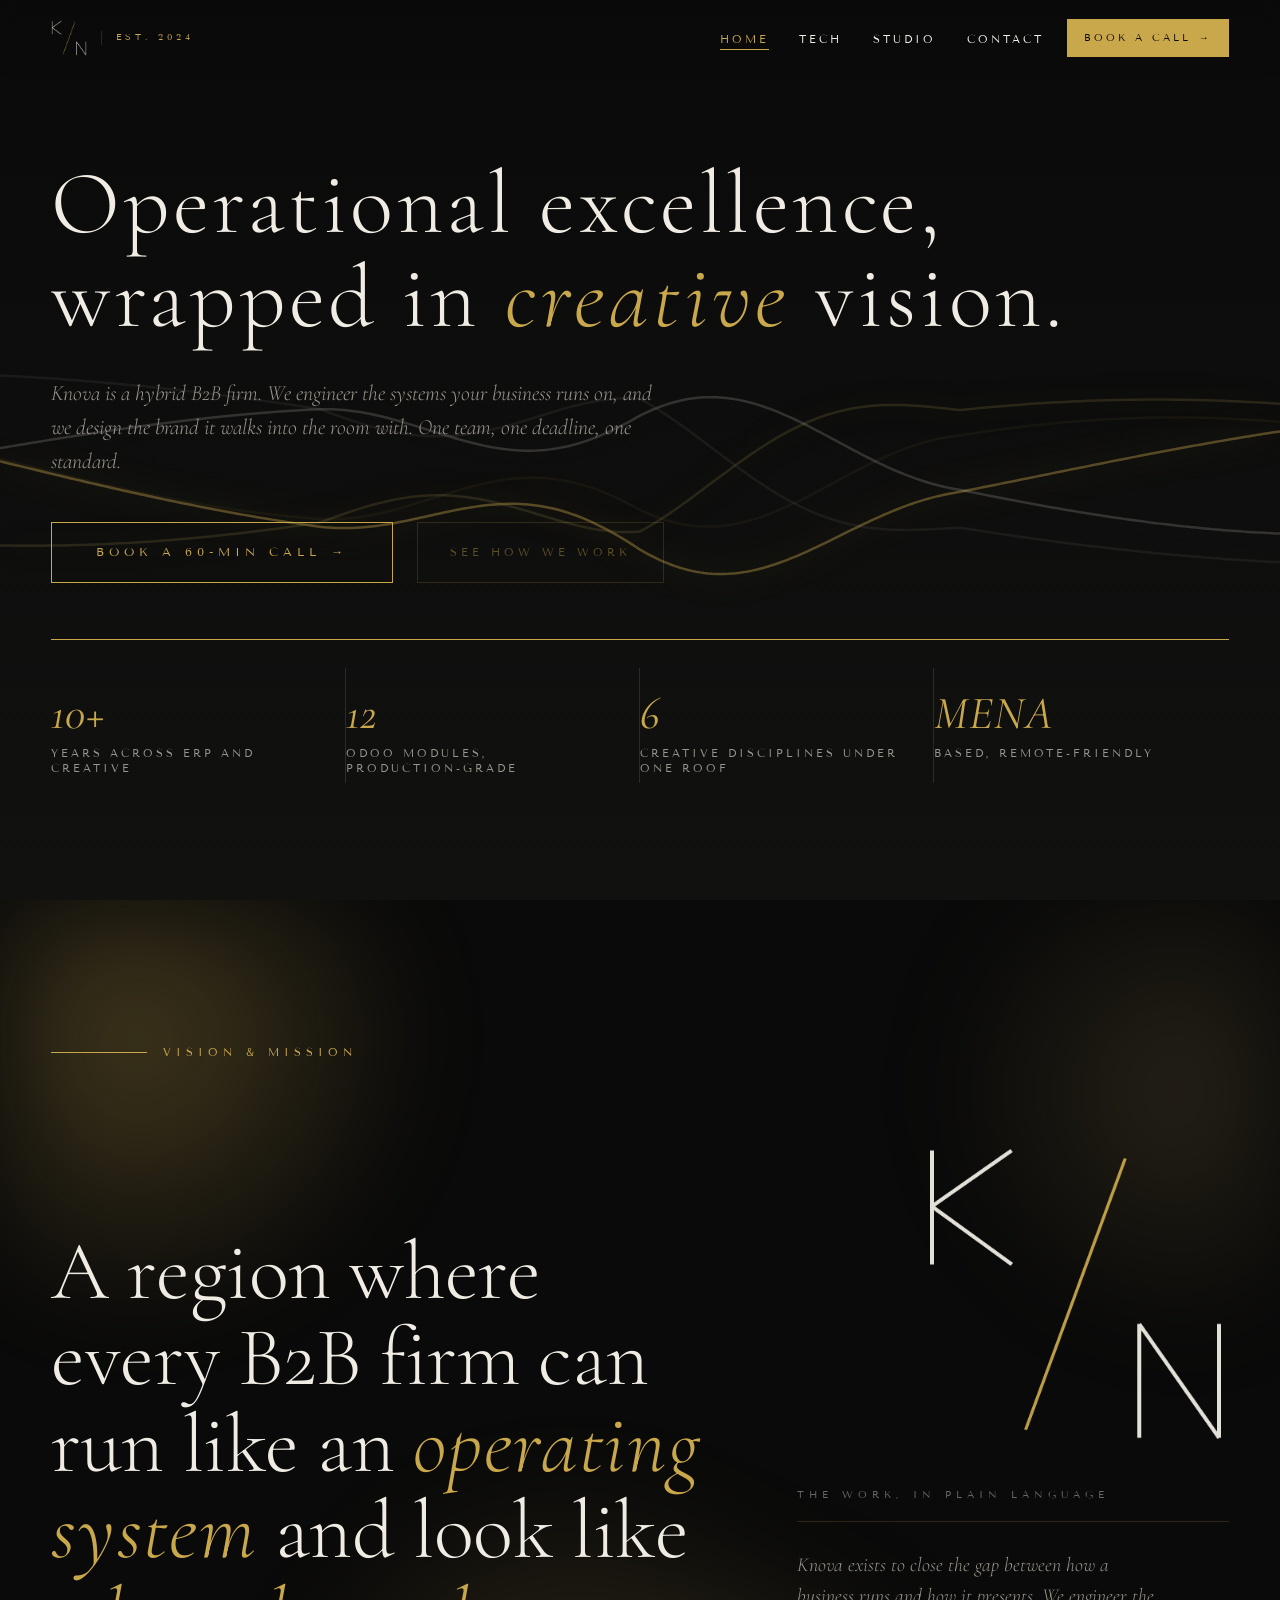
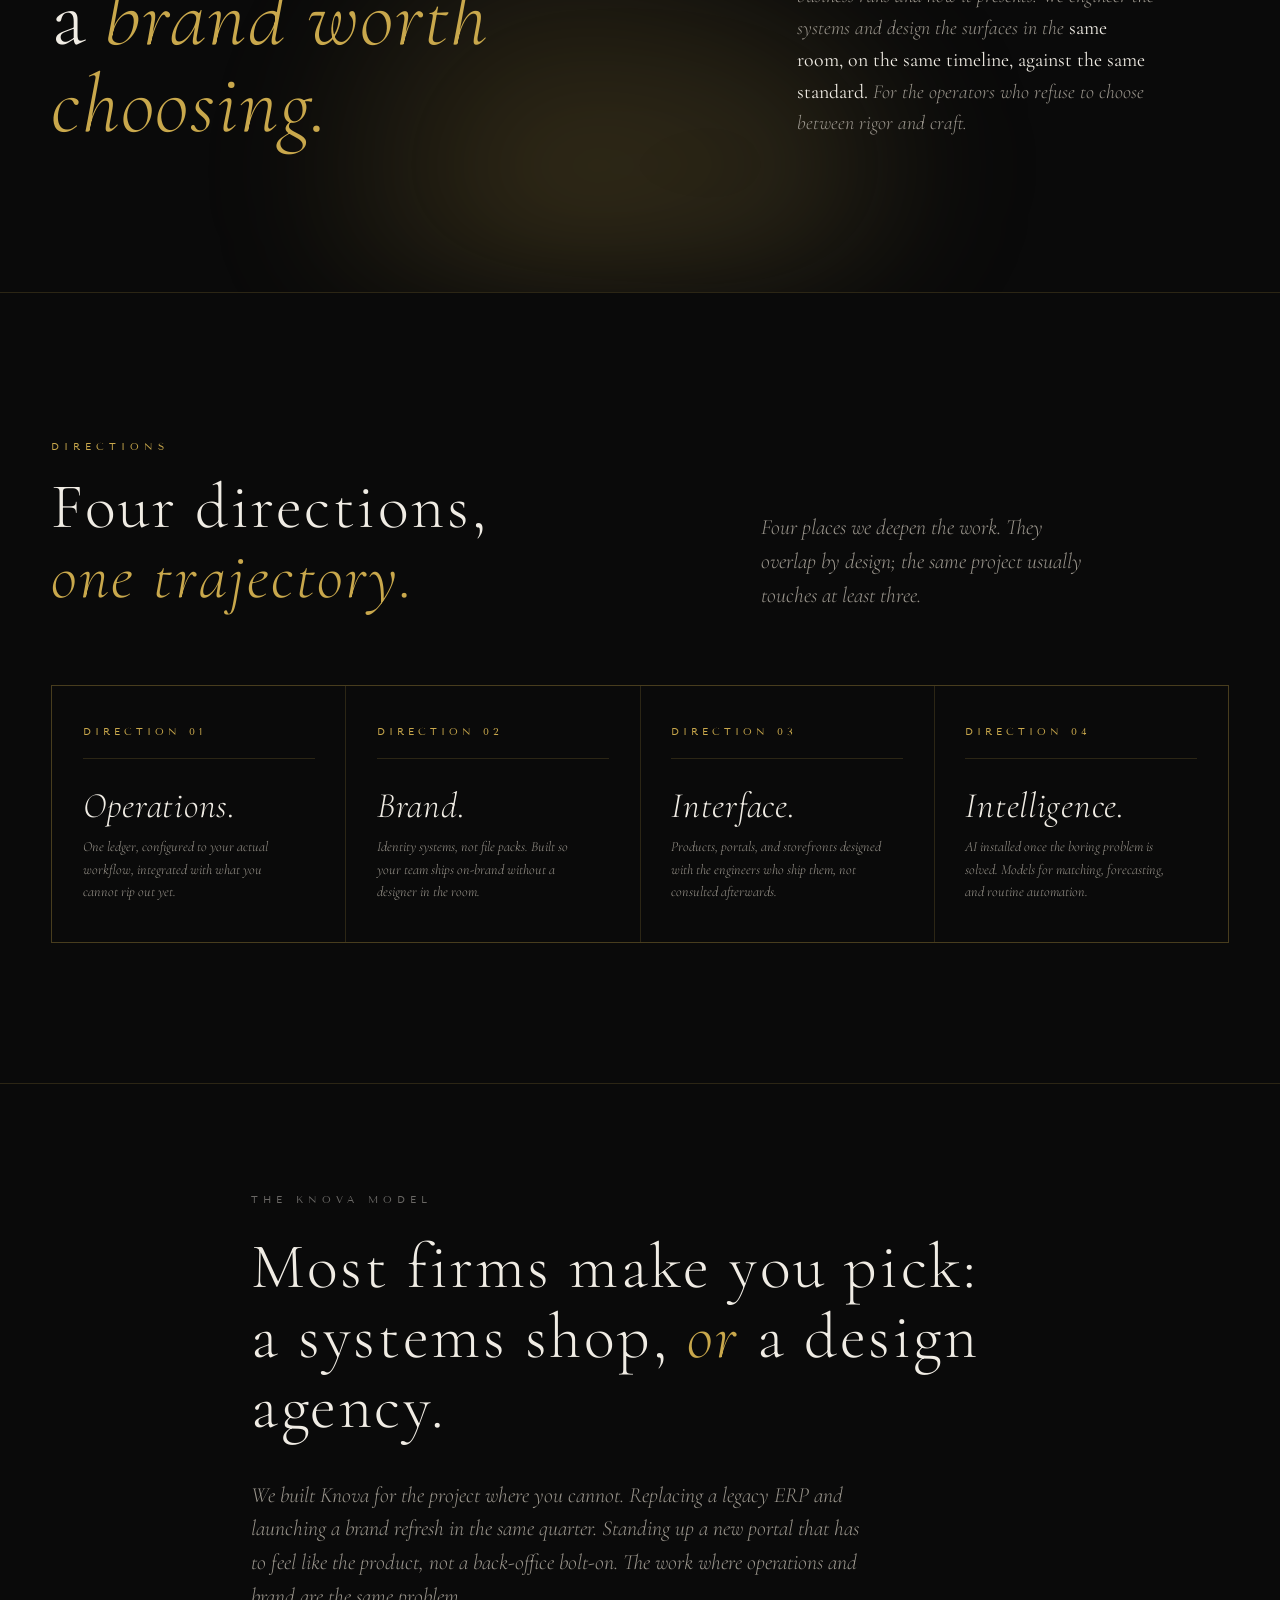
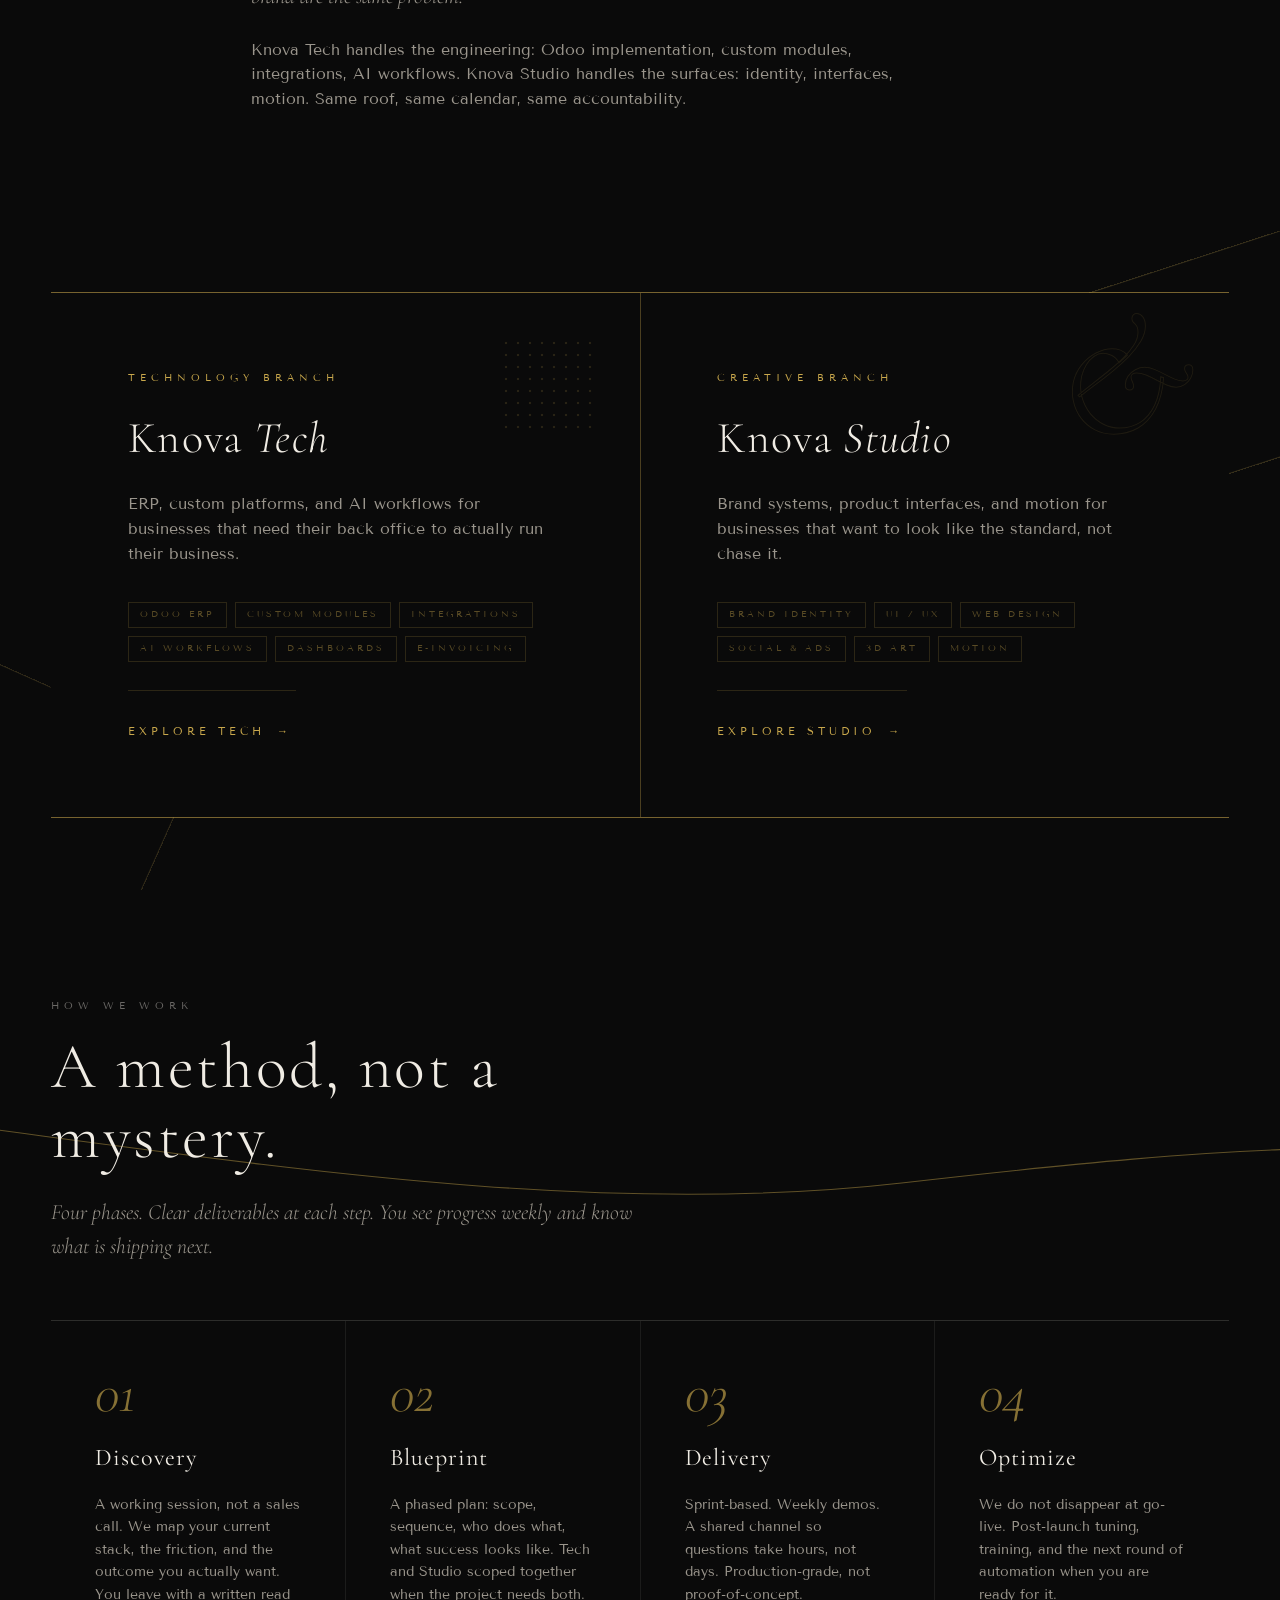
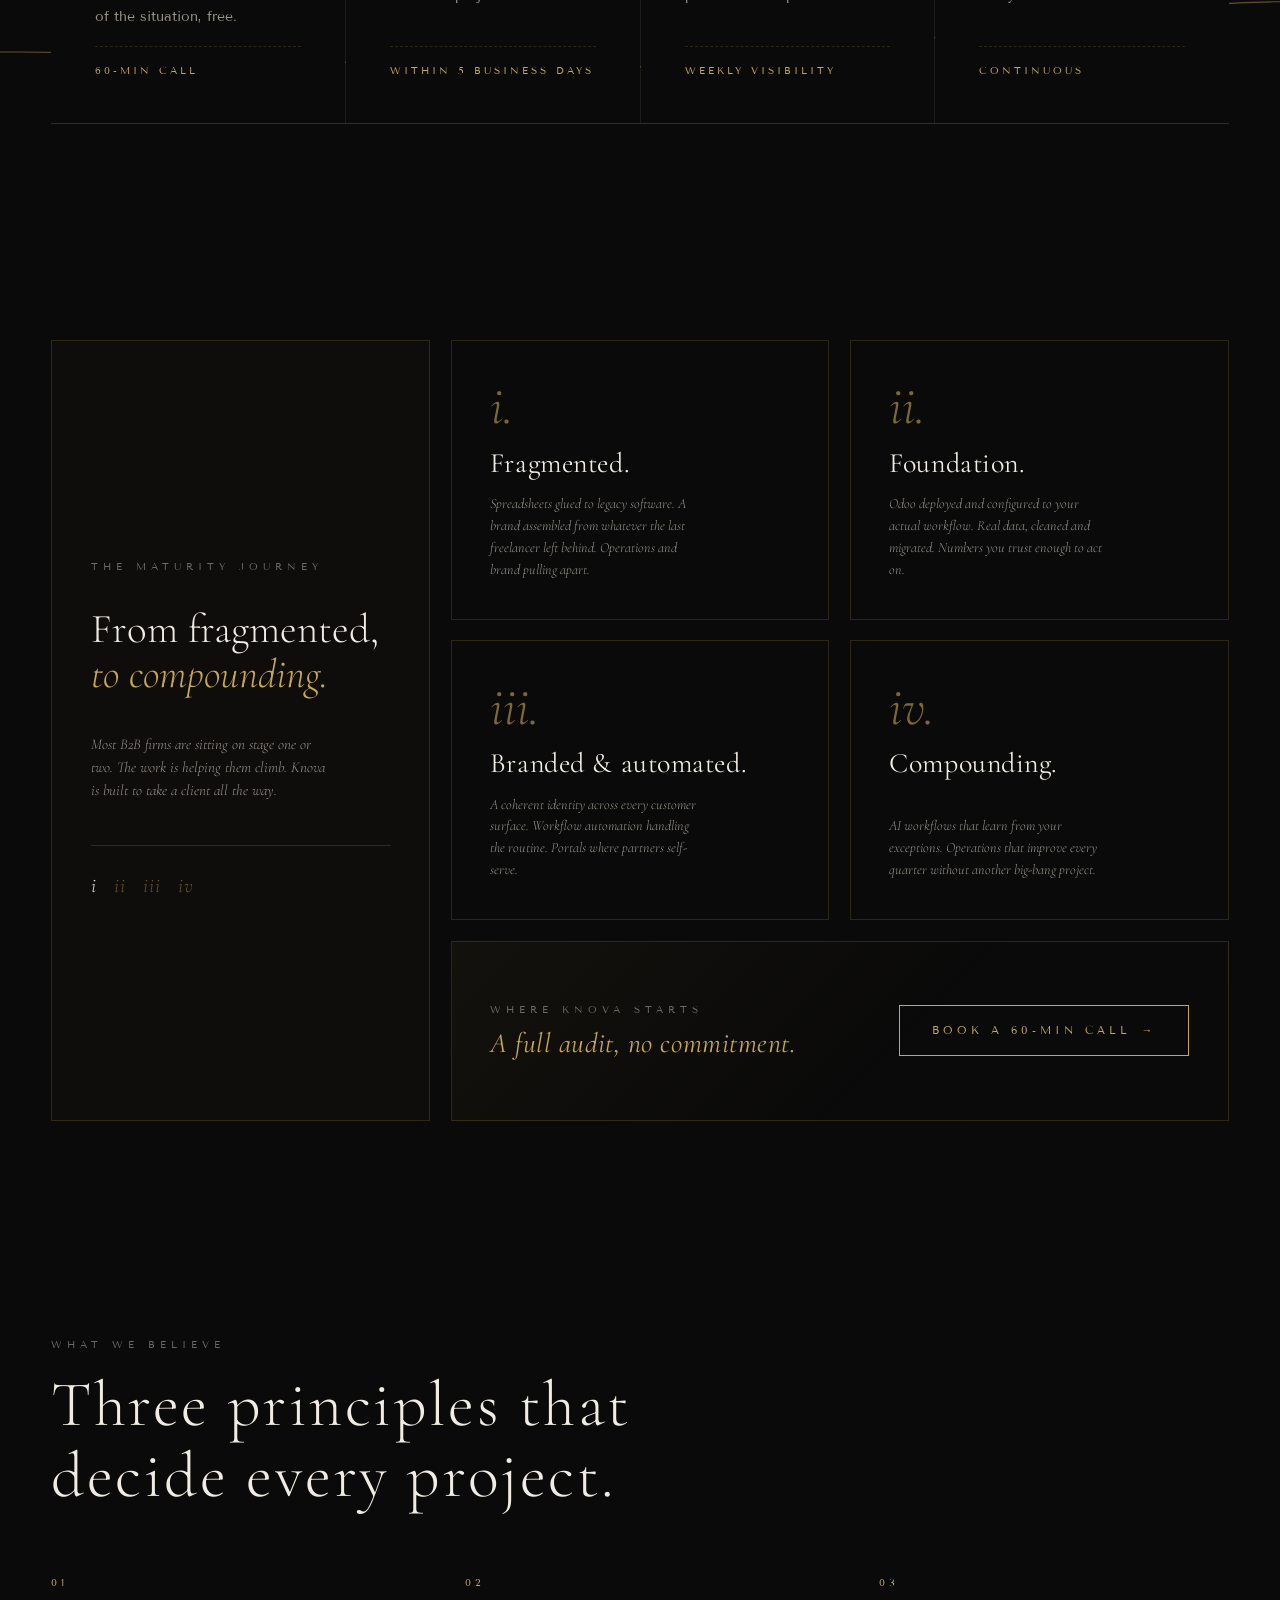
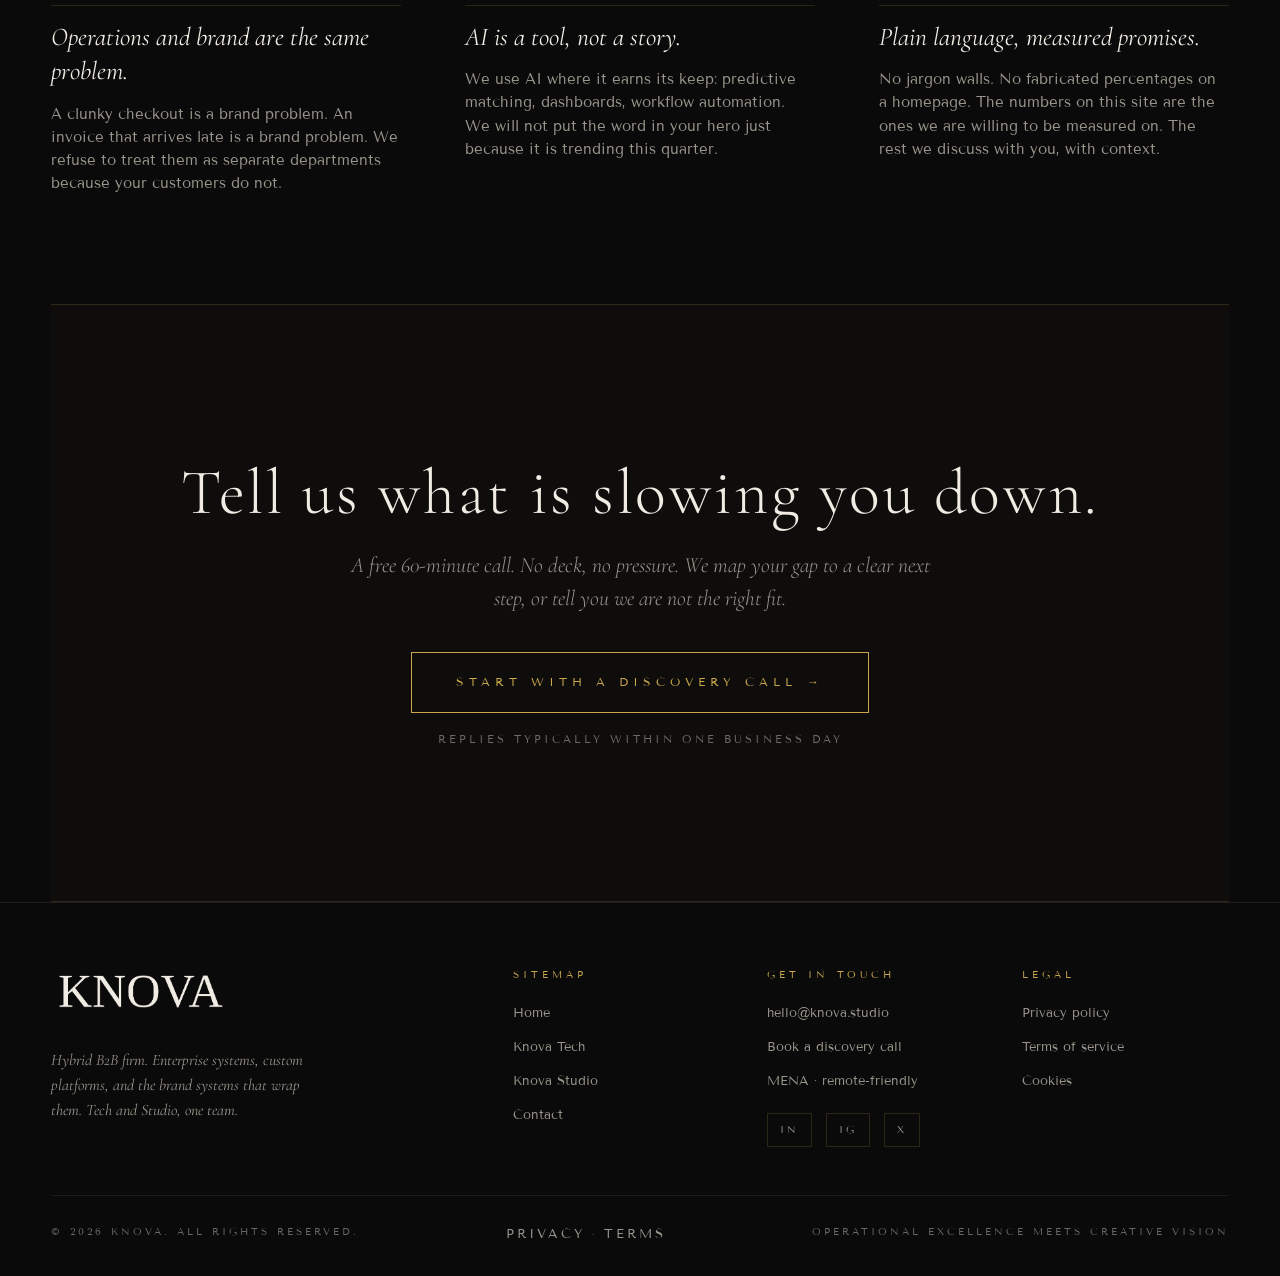
<file: index.html>
<!DOCTYPE html>
<html lang="en">
<head>
  <meta charset="UTF-8" />
  <meta name="viewport" content="width=device-width, initial-scale=1" />
  <title>Knova, where operational excellence meets creative vision</title>
  <meta name="description" content="Knova is a hybrid B2B firm: enterprise ERP, custom platforms, and the brand systems that wrap them. Tech and Studio, one team." />
  <meta name="theme-color" content="#0a0a0a" />
  <link rel="canonical" href="https://knova.studio/" />

  <!-- Open Graph -->
  <meta property="og:type" content="website" />
  <meta property="og:site_name" content="Knova" />
  <meta property="og:title" content="Knova, where operational excellence meets creative vision" />
  <meta property="og:description" content="Hybrid B2B firm. Enterprise ERP, custom platforms, and the brand systems that wrap them. Tech and Studio, one team." />
  <meta property="og:url" content="https://knova.studio/" />
  <meta property="og:image" content="https://knova.studio/assets/img/og-image.png" />
  <meta property="og:image:width" content="1200" />
  <meta property="og:image:height" content="630" />
  <meta property="og:locale" content="en_US" />

  <!-- Twitter / X -->
  <meta name="twitter:card" content="summary_large_image" />
  <meta name="twitter:title" content="Knova, where operational excellence meets creative vision" />
  <meta name="twitter:description" content="Hybrid B2B firm. Enterprise ERP, custom platforms, and the brand systems that wrap them." />
  <meta name="twitter:image" content="https://knova.studio/assets/img/og-image.png" />

  <link rel="icon" type="image/png" href="assets/img/kn-mark.png" />
  <link rel="preconnect" href="https://fonts.googleapis.com" />
  <link rel="preconnect" href="https://fonts.gstatic.com" crossorigin />
  <link rel="stylesheet" href="https://fonts.googleapis.com/css2?family=Cormorant+Garamond:wght@300;400;500;600&family=Tenor+Sans&display=swap" />
  <link rel="stylesheet" href="assets/css/knova.css?v=16" />

  <!-- JSON-LD Organization -->
  <script type="application/ld+json">
  {
    "@context": "https://schema.org",
    "@type": "Organization",
    "name": "Knova",
    "url": "https://knova.studio/",
    "logo": "https://knova.studio/assets/img/knova-wordmark.png",
    "description": "Hybrid B2B firm: enterprise ERP, custom platforms, and the brand systems that wrap them. Tech and Studio, one team.",
    "foundingDate": "2024",
    "areaServed": "MENA",
    "knowsAbout": ["Odoo ERP", "Custom platforms", "AI workflows", "Brand identity", "UI/UX design", "Motion design"],
    "contactPoint": {
      "@type": "ContactPoint",
      "email": "hello@knova.studio",
      "contactType": "Sales",
      "availableLanguage": ["English", "Arabic"]
    }
  }
  </script>
</head>
<body>

  <a class="skip" href="#main">Skip to content</a>

  <!-- ── LOADER ───────────────────────────────────────────────────── -->
  <div id="loader" aria-hidden="true">
    <div>
      <img class="ld-wordmark" src="assets/img/knova-wordmark.png" alt="Knova" />
      <div class="ld-sub">Est. 2024</div>
    </div>
    <div class="ld-track"><div class="ld-fill"></div></div>
  </div>

  <!-- ── NAV ──────────────────────────────────────────────────────── -->
  <nav class="nav" aria-label="Primary">
    <a href="index.html" class="nav-brand" aria-label="Knova home">
      <img class="nav-logo" src="assets/img/kn-mark.png" alt="Knova" />
      <span class="nav-est">Est. 2024</span>
    </a>
    <button class="nav-toggle" aria-controls="primary-menu" aria-expanded="false">Menu</button>
    <ul id="primary-menu" class="nav-menu">
      <li><a class="nav-link" href="index.html" aria-current="page">Home</a></li>
      <li><a class="nav-link" href="tech.html">Tech</a></li>
      <li><a class="nav-link" href="studio.html">Studio</a></li>
      <li><a class="nav-link" href="contact.html">Contact</a></li>
    </ul>
    <a class="nav-cta" href="contact.html">Book a call <span class="arrow" aria-hidden="true">&rarr;</span></a>
  </nav>

  <!-- ── HERO ─────────────────────────────────────────────────────── -->
  <!-- Atmosphere: GLOWY WAVES (canvas, ported from 21st.dev moumensoliman/glowy-waves-hero).
       5 layered sine-waves with shadowBlur glow + mouse influence. -->
  <header class="hero" id="main">
    <canvas class="hero-waves" aria-hidden="true"></canvas>

    <div class="container">
      <div class="hero-grid reveal">
        <div>
          <h1 class="display">
            Operational excellence,<br />
            wrapped in <i>creative</i> vision.
          </h1>
          <p class="lede" style="margin-block-start:32px;">
            Knova is a hybrid B2B firm. We engineer the systems your business runs on,
            and we design the brand it walks into the room with. One team, one deadline,
            one standard.
          </p>
          <div class="hero-actions">
            <a class="btn btn--lg" href="contact.html">Book a 60-min call <span class="arrow">&rarr;</span></a>
            <a class="btn btn--ghost" href="#model">See how we work</a>
          </div>
          <div class="hero-meta">
            <div><b>10+</b> years across ERP and creative</div>
            <div><b>12</b> Odoo modules, production-grade</div>
            <div><b>6</b> creative disciplines under one roof</div>
            <div><b>MENA</b> based, remote-friendly</div>
          </div>
        </div>
      </div>
    </div>
  </header>

  <!-- ── VISION & MISSION ────────────────────────────────────────── -->
  <!-- Atmosphere: MESH GRADIENT (Paper Shaders port). 4 morphing blurred blobs,
       relocated here from the homepage hero. -->
  <section class="vision-section" id="vision">
    <div class="hero-mesh" aria-hidden="true">
      <div class="mesh-blob mesh-blob--1"></div>
      <div class="mesh-blob mesh-blob--2"></div>
      <div class="mesh-blob mesh-blob--3"></div>
      <div class="mesh-blob mesh-blob--4"></div>
    </div>
    <div class="container">
      <div class="vision-eyebrow-row reveal">
        <span class="hairline"></span>
        <span class="eyebrow">Vision &amp; mission</span>
      </div>

      <div class="vision-grid reveal">
        <h2 class="vision-statement">
          A region where every B2B firm can run like an <i>operating system</i> and look like a <i>brand worth choosing.</i>
        </h2>
        <div class="vision-aside">
          <img class="vision-aside-mark" src="assets/img/kn-mark.png" alt="Knova" />
          <div class="vision-mission-label">The work, in plain language</div>
          <p class="vision-mission">
            Knova exists to close the gap between how a business runs and how it presents.
            We engineer the systems and design the surfaces in the <b>same room, on the
            same timeline, against the same standard.</b> For the operators who refuse to
            choose between rigor and craft.
          </p>
        </div>
      </div>

    </div>
  </section>

  <!-- ── DIRECTIONS (four focus areas) ──────────────────────────── -->
  <section class="directions" aria-labelledby="directions-label">
    <div class="container">
      <div class="directions-head reveal">
        <div>
          <span class="eyebrow" id="directions-label">Directions</span>
          <h2 class="h1" style="margin-block-start:14px;">Four directions, <i>one trajectory.</i></h2>
        </div>
        <p class="lede">
          Four places we deepen the work. They overlap by design; the same project
          usually touches at least three.
        </p>
      </div>

      <ul class="directions-grid reveal">
        <li class="direction">
          <span class="direction-mark">Direction 01</span>
          <h3 class="direction-name">Operations.</h3>
          <p class="direction-body">
            One ledger, configured to your actual workflow, integrated with what you
            cannot rip out yet.
          </p>
        </li>
        <li class="direction">
          <span class="direction-mark">Direction 02</span>
          <h3 class="direction-name">Brand.</h3>
          <p class="direction-body">
            Identity systems, not file packs. Built so your team ships on-brand
            without a designer in the room.
          </p>
        </li>
        <li class="direction">
          <span class="direction-mark">Direction 03</span>
          <h3 class="direction-name">Interface.</h3>
          <p class="direction-body">
            Products, portals, and storefronts designed with the engineers who ship
            them, not consulted afterwards.
          </p>
        </li>
        <li class="direction">
          <span class="direction-mark">Direction 04</span>
          <h3 class="direction-name">Intelligence.</h3>
          <p class="direction-body">
            AI installed once the boring problem is solved. Models for matching,
            forecasting, and routine automation.
          </p>
        </li>
      </ul>
    </div>
  </section>

  <!-- ── THE KNOVA MODEL ─────────────────────────────────────────── -->
  <section class="section" id="model">
    <div class="container container--narrow reveal">
      <div class="eyebrow eyebrow--mute" style="margin-block-end:24px;">The Knova model</div>
      <h2 class="h1">
        Most firms make you pick:<br />
        a systems shop, <i>or</i> a design agency.
      </h2>
      <p class="lede" style="margin-block-start:36px;">
        We built Knova for the project where you cannot. Replacing a legacy ERP and launching
        a brand refresh in the same quarter. Standing up a new portal that has to feel like
        the product, not a back-office bolt-on. The work where operations and brand are the
        same problem.
      </p>
      <p class="body" style="margin-block-start:24px; font-size:16px;">
        Knova Tech handles the engineering: Odoo implementation, custom modules, integrations,
        AI workflows. Knova Studio handles the surfaces: identity, interfaces, motion. Same
        roof, same calendar, same accountability.
      </p>
    </div>
  </section>

  <!-- ── TWO BRANCHES AT A GLANCE ────────────────────────────────── -->
  <!-- Atmosphere: SHAPES ONLY. The rotated rectangles echo the two-up layout. -->
  <section class="section--tight section-stage">
    <div class="hero-shapes" aria-hidden="true">
      <div class="hero-shape hero-shape--a"></div>
      <div class="hero-shape hero-shape--b"></div>
    </div>
    <div class="container container--wide">
      <div class="branches reveal">
        <article class="branch branch--tech">
          <div class="eyebrow">Technology branch</div>
          <h3 class="h2">Knova <i>Tech</i></h3>
          <p class="body">
            ERP, custom platforms, and AI workflows for businesses that need their
            back office to actually run their business.
          </p>
          <div class="branch-cap">
            <span class="tag">Odoo ERP</span>
            <span class="tag">Custom Modules</span>
            <span class="tag">Integrations</span>
            <span class="tag">AI Workflows</span>
            <span class="tag">Dashboards</span>
            <span class="tag">E-Invoicing</span>
          </div>
          <a class="branch-link" href="tech.html">Explore Tech <span aria-hidden="true">&rarr;</span></a>
        </article>
        <article class="branch branch--studio">
          <div class="eyebrow">Creative branch</div>
          <h3 class="h2">Knova <i>Studio</i></h3>
          <p class="body">
            Brand systems, product interfaces, and motion for businesses that
            want to look like the standard, not chase it.
          </p>
          <div class="branch-cap">
            <span class="tag">Brand Identity</span>
            <span class="tag">UI / UX</span>
            <span class="tag">Web Design</span>
            <span class="tag">Social &amp; Ads</span>
            <span class="tag">3D Art</span>
            <span class="tag">Motion</span>
          </div>
          <a class="branch-link" href="studio.html">Explore Studio <span aria-hidden="true">&rarr;</span></a>
        </article>
      </div>
    </div>
  </section>

  <!-- ── HOW WE WORK ─────────────────────────────────────────────── -->
  <!-- Atmosphere: CONTOUR ONLY. Lines suggest the process flow itself. -->
  <section class="section section-stage">
    <svg class="hero-contour" viewBox="0 0 1600 900" preserveAspectRatio="xMidYMid slice" aria-hidden="true">
      <path d="M -50 200 C 320 240, 700 320, 1050 280 S 1500 240, 1700 260" />
      <path d="M -50 740 C 320 700, 700 780, 1050 720 S 1500 680, 1700 700" />
    </svg>
    <div class="container">
      <div class="reveal" style="margin-block-end:56px; max-inline-size:var(--measure);">
        <div class="eyebrow eyebrow--mute" style="margin-block-end:18px;">How we work</div>
        <h2 class="h1">A method, not a mystery.</h2>
        <p class="lede" style="margin-block-start:24px;">
          Four phases. Clear deliverables at each step. You see progress weekly and
          know what is shipping next.
        </p>
      </div>

      <div class="method reveal">
        <article class="stage">
          <div class="stage-num">01</div>
          <h3 class="stage-name">Discovery</h3>
          <p class="stage-body">
            A working session, not a sales call. We map your current stack, the
            friction, and the outcome you actually want. You leave with a written
            read of the situation, free.
          </p>
          <div class="stage-meta">60-min call</div>
        </article>
        <article class="stage">
          <div class="stage-num">02</div>
          <h3 class="stage-name">Blueprint</h3>
          <p class="stage-body">
            A phased plan: scope, sequence, who does what, what success looks like.
            Tech and Studio scoped together when the project needs both.
          </p>
          <div class="stage-meta">Within 5 business days</div>
        </article>
        <article class="stage">
          <div class="stage-num">03</div>
          <h3 class="stage-name">Delivery</h3>
          <p class="stage-body">
            Sprint-based. Weekly demos. A shared channel so questions take hours,
            not days. Production-grade, not proof-of-concept.
          </p>
          <div class="stage-meta">Weekly visibility</div>
        </article>
        <article class="stage">
          <div class="stage-num">04</div>
          <h3 class="stage-name">Optimize</h3>
          <p class="stage-body">
            We do not disappear at go-live. Post-launch tuning, training, and
            the next round of automation when you are ready for it.
          </p>
          <div class="stage-meta">Continuous</div>
        </article>
      </div>
    </div>
  </section>

  <!-- ── MATURITY JOURNEY (bento layout, ported from 21st.dev/kavikatiyar/bento-product-features) ── -->
  <section class="section" id="journey">
    <div class="container">
      <div class="bento" role="list">
        <article class="bento-cell bento-cell--lead reveal" role="listitem">
          <div class="bento-lead-eyebrow">The maturity journey</div>
          <h2 class="bento-lead-headline">From fragmented, <i>to compounding.</i></h2>
          <p class="bento-lead-lede">
            Most B2B firms are sitting on stage one or two. The work is helping them
            climb. Knova is built to take a client all the way.
          </p>
          <div class="bento-lead-progress" aria-hidden="true">
            <span>i</span><span>ii</span><span>iii</span><span>iv</span>
          </div>
        </article>

        <article class="bento-cell bento-cell--a reveal" role="listitem">
          <div class="bento-mark">i.</div>
          <h3 class="bento-title">Fragmented.</h3>
          <p class="bento-body">
            Spreadsheets glued to legacy software. A brand assembled from whatever the
            last freelancer left behind. Operations and brand pulling apart.
          </p>
        </article>

        <article class="bento-cell bento-cell--b reveal" role="listitem">
          <div class="bento-mark">ii.</div>
          <h3 class="bento-title">Foundation.</h3>
          <p class="bento-body">
            Odoo deployed and configured to your actual workflow. Real data, cleaned and
            migrated. Numbers you trust enough to act on.
          </p>
        </article>

        <article class="bento-cell bento-cell--c reveal" role="listitem">
          <div class="bento-mark">iii.</div>
          <h3 class="bento-title">Branded &amp; automated.</h3>
          <p class="bento-body">
            A coherent identity across every customer surface. Workflow automation
            handling the routine. Portals where partners self-serve.
          </p>
        </article>

        <article class="bento-cell bento-cell--d reveal" role="listitem">
          <div class="bento-mark">iv.</div>
          <h3 class="bento-title">Compounding.</h3>
          <p class="bento-body">
            AI workflows that learn from your exceptions. Operations that improve every
            quarter without another big-bang project.
          </p>
        </article>

        <article class="bento-cell bento-cell--wide reveal" role="listitem">
          <div>
            <div class="bento-lead-eyebrow" style="margin-block-end:10px;">Where Knova starts</div>
            <h3 class="bento-title">A full audit, no commitment.</h3>
          </div>
          <a class="btn" href="contact.html">Book a 60-min call <span class="arrow" aria-hidden="true">&rarr;</span></a>
        </article>
      </div>
    </div>
  </section>

  <!-- ── WHAT WE BELIEVE ─────────────────────────────────────────── -->
  <section class="section">
    <div class="container">
      <div class="reveal" style="margin-block-end:64px; max-inline-size:var(--measure);">
        <div class="eyebrow eyebrow--mute" style="margin-block-end:18px;">What we believe</div>
        <h2 class="h1">Three principles that decide every project.</h2>
      </div>

      <div class="principles reveal">
        <article class="principle">
          <div class="principle-num">01</div>
          <p class="principle-claim">Operations and brand are the same problem.</p>
          <p class="principle-body">
            A clunky checkout is a brand problem. An invoice that arrives late is
            a brand problem. We refuse to treat them as separate departments because
            your customers do not.
          </p>
        </article>
        <article class="principle">
          <div class="principle-num">02</div>
          <p class="principle-claim">AI is a tool, not a story.</p>
          <p class="principle-body">
            We use AI where it earns its keep: predictive matching, dashboards,
            workflow automation. We will not put the word in your hero just because
            it is trending this quarter.
          </p>
        </article>
        <article class="principle">
          <div class="principle-num">03</div>
          <p class="principle-claim">Plain language, measured promises.</p>
          <p class="principle-body">
            No jargon walls. No fabricated percentages on a homepage. The numbers
            on this site are the ones we are willing to be measured on. The rest
            we discuss with you, with context.
          </p>
        </article>
      </div>
    </div>
  </section>

  <!-- ── CLOSING CTA ─────────────────────────────────────────────── -->
  <section>
    <div class="container">
      <div class="cta-block reveal">
        <!-- Atmosphere: SPARKLES ONLY. Bookends the page with the same texture as the hero. -->
        <canvas class="hero-sparkles" data-count="90" data-color="#C9A84C" aria-hidden="true"></canvas>
        <h2 class="h1">Tell us what is slowing you down.</h2>
        <p class="lede">
          A free 60-minute call. No deck, no pressure. We map your gap to a clear
          next step, or tell you we are not the right fit.
        </p>
        <a class="btn btn--lg" href="contact.html">Start with a discovery call <span class="arrow">&rarr;</span></a>
        <div class="fine">Replies typically within one business day</div>
      </div>
    </div>
  </section>

  <!-- ── FOOTER ──────────────────────────────────────────────────── -->
  <footer class="foot">
    <div class="container">
      <div class="foot-grid">
        <div class="foot-col">
          <img class="foot-wordmark" src="assets/img/knova-wordmark.png" alt="Knova" />
          <p class="foot-brand-tag">
            Hybrid B2B firm. Enterprise systems, custom platforms, and the brand
            systems that wrap them. Tech and Studio, one team.
          </p>
        </div>
        <div class="foot-col">
          <div class="foot-title">Sitemap</div>
          <a class="foot-link" href="index.html">Home</a>
          <a class="foot-link" href="tech.html">Knova Tech</a>
          <a class="foot-link" href="studio.html">Knova Studio</a>
          <a class="foot-link" href="contact.html">Contact</a>
        </div>
        <div class="foot-col">
          <div class="foot-title">Get in touch</div>
          <a class="foot-link" href="mailto:hello@knova.studio">hello@knova.studio</a>
          <a class="foot-link" href="contact.html">Book a discovery call</a>
          <span class="foot-link">MENA &middot; remote-friendly</span>
          <div class="foot-social" aria-label="Knova on social">
            <a href="https://www.linkedin.com/" rel="noopener" aria-label="LinkedIn">In</a>
            <a href="https://www.instagram.com/" rel="noopener" aria-label="Instagram">Ig</a>
            <a href="https://x.com/" rel="noopener" aria-label="X (formerly Twitter)">X</a>
          </div>
        </div>
        <div class="foot-col">
          <div class="foot-title">Legal</div>
          <a class="foot-link" href="legal.html#privacy">Privacy policy</a>
          <a class="foot-link" href="legal.html#terms">Terms of service</a>
          <a class="foot-link" href="legal.html#privacy">Cookies</a>
        </div>
      </div>
      <div class="foot-base">
        <span>&copy; <span data-year></span> Knova. All rights reserved.</span>
        <span><a class="foot-link" href="legal.html#privacy">Privacy</a> &middot; <a class="foot-link" href="legal.html#terms">Terms</a></span>
        <span>Operational excellence meets creative vision</span>
      </div>
    </div>
  </footer>

  <script src="assets/js/knova.js" defer></script>
</body>
</html>
</file>
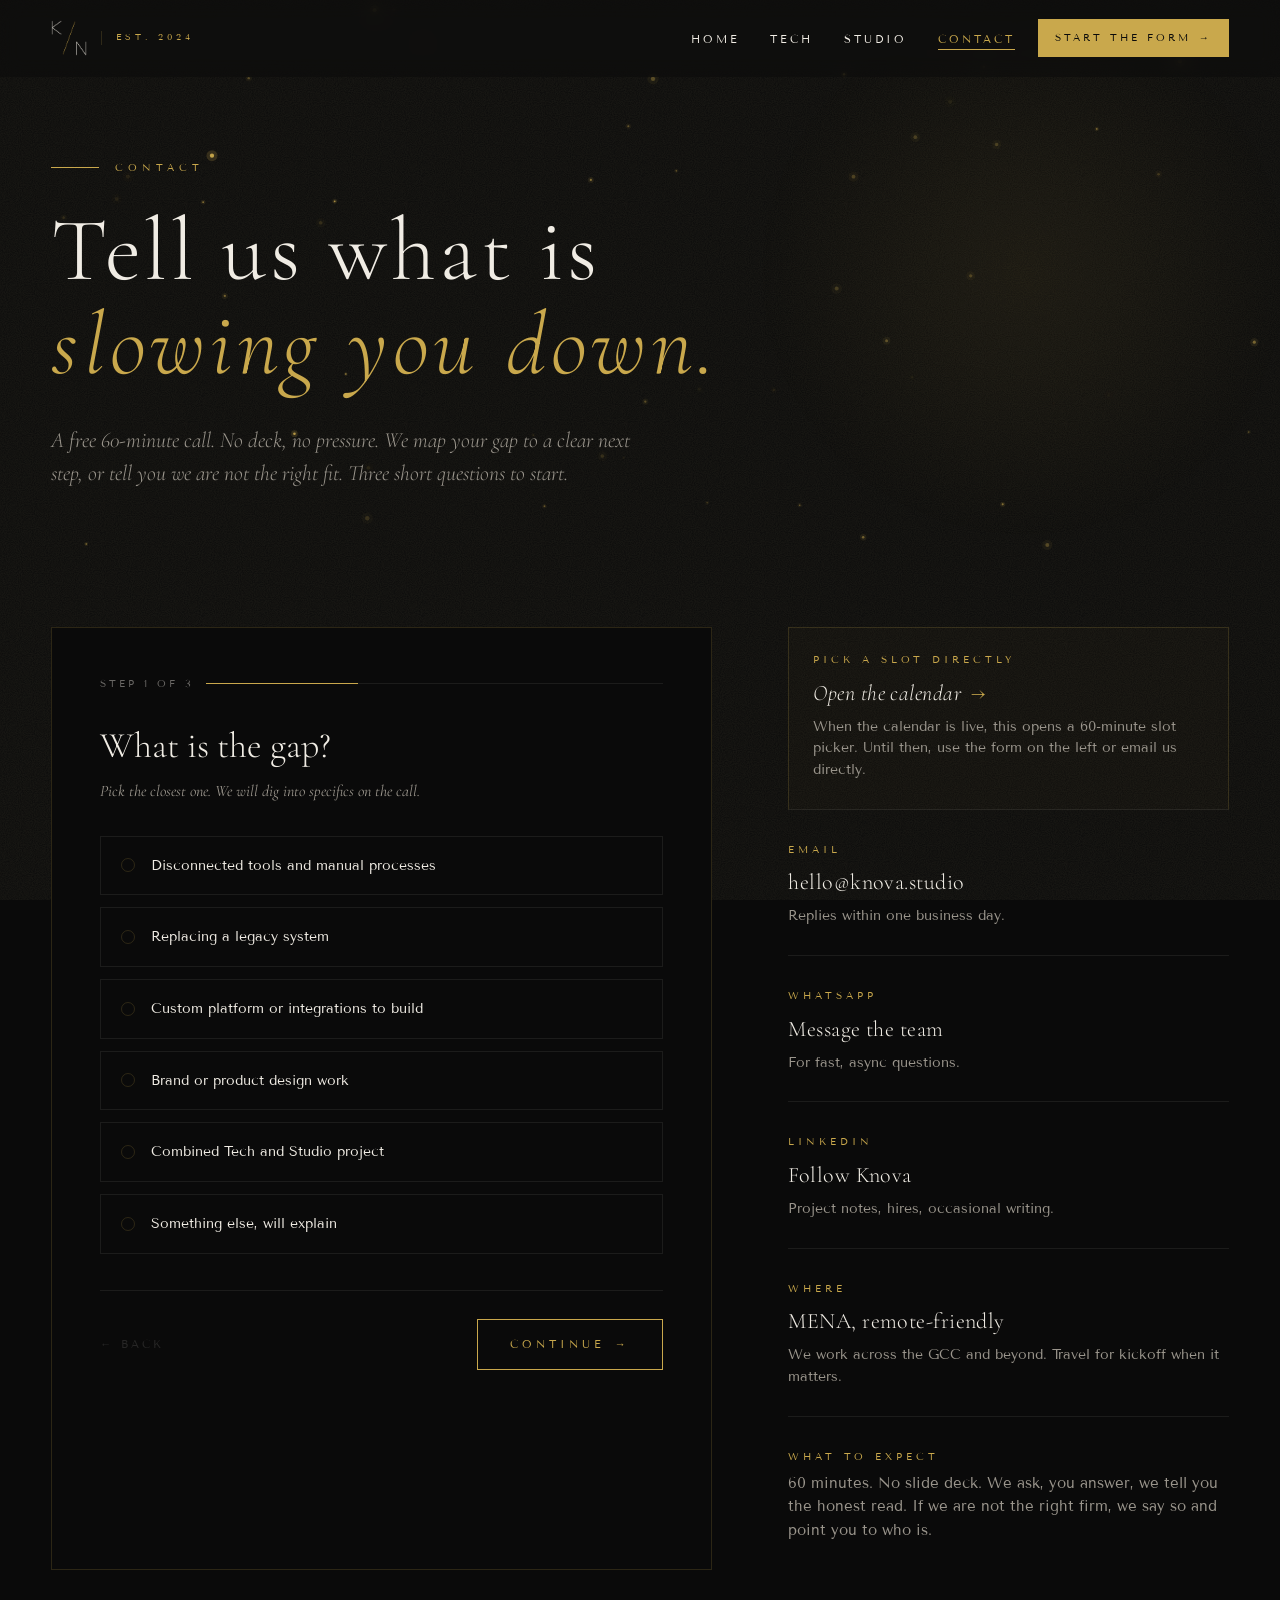
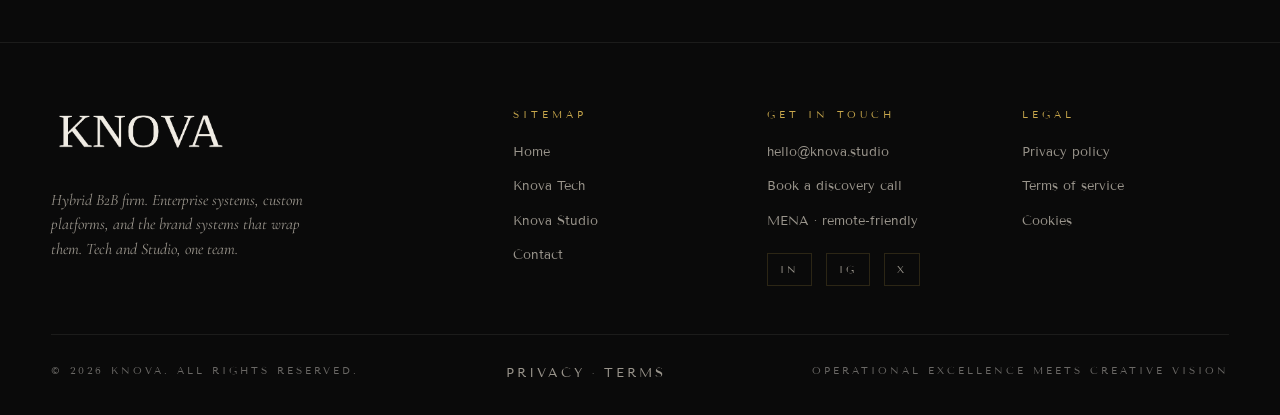
<file: contact.html>
<!DOCTYPE html>
<html lang="en">
<head>
  <meta charset="UTF-8" />
  <meta name="viewport" content="width=device-width, initial-scale=1" />
  <title>Contact Knova, book a 60-minute discovery call</title>
  <meta name="description" content="Free 60-minute call. No deck, no pressure. We map your gap to a clear next step, or tell you we are not the right fit." />
  <meta name="theme-color" content="#0a0a0a" />
  <link rel="canonical" href="https://knova.studio/contact.html" />

  <!-- Open Graph -->
  <meta property="og:type" content="website" />
  <meta property="og:site_name" content="Knova" />
  <meta property="og:title" content="Contact Knova, book a 60-minute discovery call" />
  <meta property="og:description" content="Free 60-minute call. No deck, no pressure. We map your gap to a clear next step." />
  <meta property="og:url" content="https://knova.studio/contact.html" />
  <meta property="og:image" content="https://knova.studio/assets/img/og-image.png" />
  <meta property="og:image:width" content="1200" />
  <meta property="og:image:height" content="630" />
  <meta property="og:locale" content="en_US" />

  <!-- Twitter / X -->
  <meta name="twitter:card" content="summary_large_image" />
  <meta name="twitter:title" content="Contact Knova" />
  <meta name="twitter:description" content="Free 60-minute discovery call. No deck, no pressure." />
  <meta name="twitter:image" content="https://knova.studio/assets/img/og-image.png" />

  <link rel="icon" type="image/png" href="assets/img/kn-mark.png" />
  <link rel="preconnect" href="https://fonts.googleapis.com" />
  <link rel="preconnect" href="https://fonts.gstatic.com" crossorigin />
  <link rel="stylesheet" href="https://fonts.googleapis.com/css2?family=Cormorant+Garamond:wght@300;400;500;600&family=Tenor+Sans&display=swap" />
  <link rel="stylesheet" href="assets/css/knova.css?v=16" />

  <!-- JSON-LD ContactPage -->
  <script type="application/ld+json">
  {
    "@context": "https://schema.org",
    "@type": "ContactPage",
    "name": "Contact Knova",
    "url": "https://knova.studio/contact.html",
    "description": "Book a free 60-minute discovery call with Knova.",
    "publisher": {
      "@type": "Organization",
      "name": "Knova",
      "url": "https://knova.studio/",
      "contactPoint": {
        "@type": "ContactPoint",
        "email": "hello@knova.studio",
        "contactType": "Sales",
        "availableLanguage": ["English", "Arabic"]
      }
    }
  }
  </script>
</head>
<body>

  <a class="skip" href="#main">Skip to content</a>

  <nav class="nav" aria-label="Primary">
    <a href="index.html" class="nav-brand" aria-label="Knova home">
      <img class="nav-logo" src="assets/img/kn-mark.png" alt="Knova" />
      <span class="nav-est">Est. 2024</span>
    </a>
    <button class="nav-toggle" aria-controls="primary-menu" aria-expanded="false">Menu</button>
    <ul id="primary-menu" class="nav-menu">
      <li><a class="nav-link" href="index.html">Home</a></li>
      <li><a class="nav-link" href="tech.html">Tech</a></li>
      <li><a class="nav-link" href="studio.html">Studio</a></li>
      <li><a class="nav-link" href="contact.html" aria-current="page">Contact</a></li>
    </ul>
    <a class="nav-cta" href="#contact-form">Start the form <span class="arrow" aria-hidden="true">&rarr;</span></a>
  </nav>

  <!-- ── HERO ─────────────────────────────────────────────────────── -->
  <!-- Atmosphere: SPARKLES ONLY. Keeps the contact moment warm without distracting the form below. -->
  <header class="hero" id="main" style="min-block-size:auto; padding-block:160px 64px;">
    <canvas class="hero-sparkles" data-count="56" data-color="#C9A84C" aria-hidden="true"></canvas>
    <div class="container">
      <div class="reveal" style="max-inline-size:880px;">
        <div class="hero-tag">
          <span class="hairline"></span>
          <span class="eyebrow">Contact</span>
        </div>
        <h1 class="display">
          Tell us what is<br />
          <i>slowing you down.</i>
        </h1>
        <p class="lede" style="margin-block-start:32px;">
          A free 60-minute call. No deck, no pressure. We map your gap to a
          clear next step, or tell you we are not the right fit. Three short
          questions to start.
        </p>
      </div>
    </div>
  </header>

  <!-- ── FORM + SIDE ─────────────────────────────────────────────── -->
  <!-- Atmosphere: none. The form should win attention. -->
  <section class="section--tight">
    <div class="container">
      <div class="form-grid">

        <!-- Multi-step form -->
        <form id="contact-form" class="form-shell reveal" data-multi-form novalidate>
          <div class="form-inner">

            <div class="form-progress">
              <span data-step-label>Step 1 of 3</span>
              <span class="form-progress-bar"><span class="form-progress-fill"></span></span>
            </div>

            <!-- STEP 1: qualification -->
            <fieldset class="step active">
              <legend class="step-q">What is the gap?</legend>
              <p class="step-help">Pick the closest one. We will dig into specifics on the call.</p>
              <ul class="option-list">
                <li><label class="option">
                  <input type="radio" name="challenge" value="disconnected-tools" required />
                  <span class="option-dot"></span>
                  <span class="option-text">Disconnected tools and manual processes</span>
                </label></li>
                <li><label class="option">
                  <input type="radio" name="challenge" value="legacy-replace" />
                  <span class="option-dot"></span>
                  <span class="option-text">Replacing a legacy system</span>
                </label></li>
                <li><label class="option">
                  <input type="radio" name="challenge" value="custom-build" />
                  <span class="option-dot"></span>
                  <span class="option-text">Custom platform or integrations to build</span>
                </label></li>
                <li><label class="option">
                  <input type="radio" name="challenge" value="brand-design" />
                  <span class="option-dot"></span>
                  <span class="option-text">Brand or product design work</span>
                </label></li>
                <li><label class="option">
                  <input type="radio" name="challenge" value="combined" />
                  <span class="option-dot"></span>
                  <span class="option-text">Combined Tech and Studio project</span>
                </label></li>
                <li><label class="option">
                  <input type="radio" name="challenge" value="other" />
                  <span class="option-dot"></span>
                  <span class="option-text">Something else, will explain</span>
                </label></li>
              </ul>
            </fieldset>

            <!-- STEP 2: context -->
            <fieldset class="step">
              <legend class="step-q">A little context.</legend>
              <p class="step-help">Optional, but it sharpens the call. Skip what does not apply.</p>

              <div class="field">
                <label class="field-label" for="company">Company</label>
                <input id="company" name="company" type="text" autocomplete="organization" />
              </div>
              <div class="field">
                <label class="field-label" for="team-size">Team size</label>
                <select id="team-size" name="team_size">
                  <option value="">Select one</option>
                  <option>Just me</option>
                  <option>2 to 10</option>
                  <option>11 to 50</option>
                  <option>51 to 200</option>
                  <option>200+</option>
                </select>
              </div>
              <div class="field">
                <label class="field-label" for="timeline">Timeline</label>
                <select id="timeline" name="timeline">
                  <option value="">Select one</option>
                  <option>Starting this month</option>
                  <option>Within the quarter</option>
                  <option>Within 6 months</option>
                  <option>Exploring, no date yet</option>
                </select>
              </div>
              <div class="field">
                <label class="field-label" for="stack">Legacy system</label>
                <textarea id="stack" name="stack"></textarea>
              </div>
            </fieldset>

            <!-- STEP 3: contact -->
            <fieldset class="step">
              <legend class="step-q">Where do we reach you?</legend>
              <p class="step-help">We reply within one business day, usually faster.</p>

              <div class="field">
                <label class="field-label" for="name">Full name</label>
                <input id="name" name="name" type="text" autocomplete="name" required />
              </div>
              <div class="field">
                <label class="field-label" for="email">Email</label>
                <input id="email" name="email" type="email" autocomplete="email" required />
              </div>
              <div class="field">
                <label class="field-label" for="phone">Phone (optional)</label>
                <input id="phone" name="phone" type="tel" autocomplete="tel" />
              </div>
            </fieldset>

            <!-- Navigation -->
            <div class="step-nav">
              <button type="button" class="btn--text" data-back>&larr; Back</button>
              <div style="display:flex; gap:16px; align-items:center;">
                <button type="button" class="btn" data-next>Continue <span class="arrow">&rarr;</span></button>
                <button type="submit" class="btn" data-submit style="display:none;">Send request <span class="arrow">&rarr;</span></button>
              </div>
            </div>
          </div>

          <!-- Thanks state -->
          <div class="thanks" style="display:none;">
            <h2 class="h2">Thank you.</h2>
            <p class="lede" style="margin-inline:auto;">
              We have your note. Expect a reply within one business day.
              In the meantime, your mail client should have opened with a
              draft, so nothing is lost if the form ever hiccups.
            </p>
          </div>
        </form>

        <!-- Side: direct contact options -->
        <aside class="contact-side reveal">
          <!-- Calendar slot. TODO: replace href with your Calendly / Cal.com URL when ready.
               When swapping to an inline embed, replace the <a> with the embed iframe. -->
          <div class="contact-card contact-card--cal">
            <div class="contact-label">Pick a slot directly</div>
            <a class="contact-value" href="#" rel="noopener" data-cal-link>
              Open the calendar <span class="arrow" aria-hidden="true">&rarr;</span>
            </a>
            <p class="contact-note">
              When the calendar is live, this opens a 60-minute slot picker. Until then,
              use the form on the left or email us directly.
            </p>
          </div>
          <div class="contact-card">
            <div class="contact-label">Email</div>
            <a class="contact-value" href="mailto:hello@knova.studio">hello@knova.studio</a>
            <p class="contact-note">Replies within one business day.</p>
          </div>
          <div class="contact-card">
            <div class="contact-label">WhatsApp</div>
            <a class="contact-value" href="https://wa.me/" rel="noopener">Message the team</a>
            <p class="contact-note">For fast, async questions.</p>
          </div>
          <div class="contact-card">
            <div class="contact-label">LinkedIn</div>
            <a class="contact-value" href="https://www.linkedin.com/" rel="noopener">Follow Knova</a>
            <p class="contact-note">Project notes, hires, occasional writing.</p>
          </div>
          <div class="contact-card">
            <div class="contact-label">Where</div>
            <div class="contact-value">MENA, remote-friendly</div>
            <p class="contact-note">We work across the GCC and beyond. Travel for kickoff when it matters.</p>
          </div>
          <div class="contact-card">
            <div class="contact-label">What to expect</div>
            <p class="contact-note" style="font-size:15px;">
              60 minutes. No slide deck. We ask, you answer, we tell you the
              honest read. If we are not the right firm, we say so and point
              you to who is.
            </p>
          </div>
        </aside>

      </div>
    </div>
  </section>

  <!-- ── FOOTER ─────────────────────────────────────────────────── -->
  <footer class="foot">
    <div class="container">
      <div class="foot-grid">
        <div class="foot-col">
          <img class="foot-wordmark" src="assets/img/knova-wordmark.png" alt="Knova" />
          <p class="foot-brand-tag">
            Hybrid B2B firm. Enterprise systems, custom platforms, and the brand
            systems that wrap them. Tech and Studio, one team.
          </p>
        </div>
        <div class="foot-col">
          <div class="foot-title">Sitemap</div>
          <a class="foot-link" href="index.html">Home</a>
          <a class="foot-link" href="tech.html">Knova Tech</a>
          <a class="foot-link" href="studio.html">Knova Studio</a>
          <a class="foot-link" href="contact.html">Contact</a>
        </div>
        <div class="foot-col">
          <div class="foot-title">Get in touch</div>
          <a class="foot-link" href="mailto:hello@knova.studio">hello@knova.studio</a>
          <a class="foot-link" href="contact.html">Book a discovery call</a>
          <span class="foot-link">MENA &middot; remote-friendly</span>
          <div class="foot-social" aria-label="Knova on social">
            <a href="https://www.linkedin.com/" rel="noopener" aria-label="LinkedIn">In</a>
            <a href="https://www.instagram.com/" rel="noopener" aria-label="Instagram">Ig</a>
            <a href="https://x.com/" rel="noopener" aria-label="X (formerly Twitter)">X</a>
          </div>
        </div>
        <div class="foot-col">
          <div class="foot-title">Legal</div>
          <a class="foot-link" href="legal.html#privacy">Privacy policy</a>
          <a class="foot-link" href="legal.html#terms">Terms of service</a>
          <a class="foot-link" href="legal.html#privacy">Cookies</a>
        </div>
      </div>
      <div class="foot-base">
        <span>&copy; <span data-year></span> Knova. All rights reserved.</span>
        <span><a class="foot-link" href="legal.html#privacy">Privacy</a> &middot; <a class="foot-link" href="legal.html#terms">Terms</a></span>
        <span>Operational excellence meets creative vision</span>
      </div>
    </div>
  </footer>

  <script src="assets/js/knova.js" defer></script>
</body>
</html>
</file>
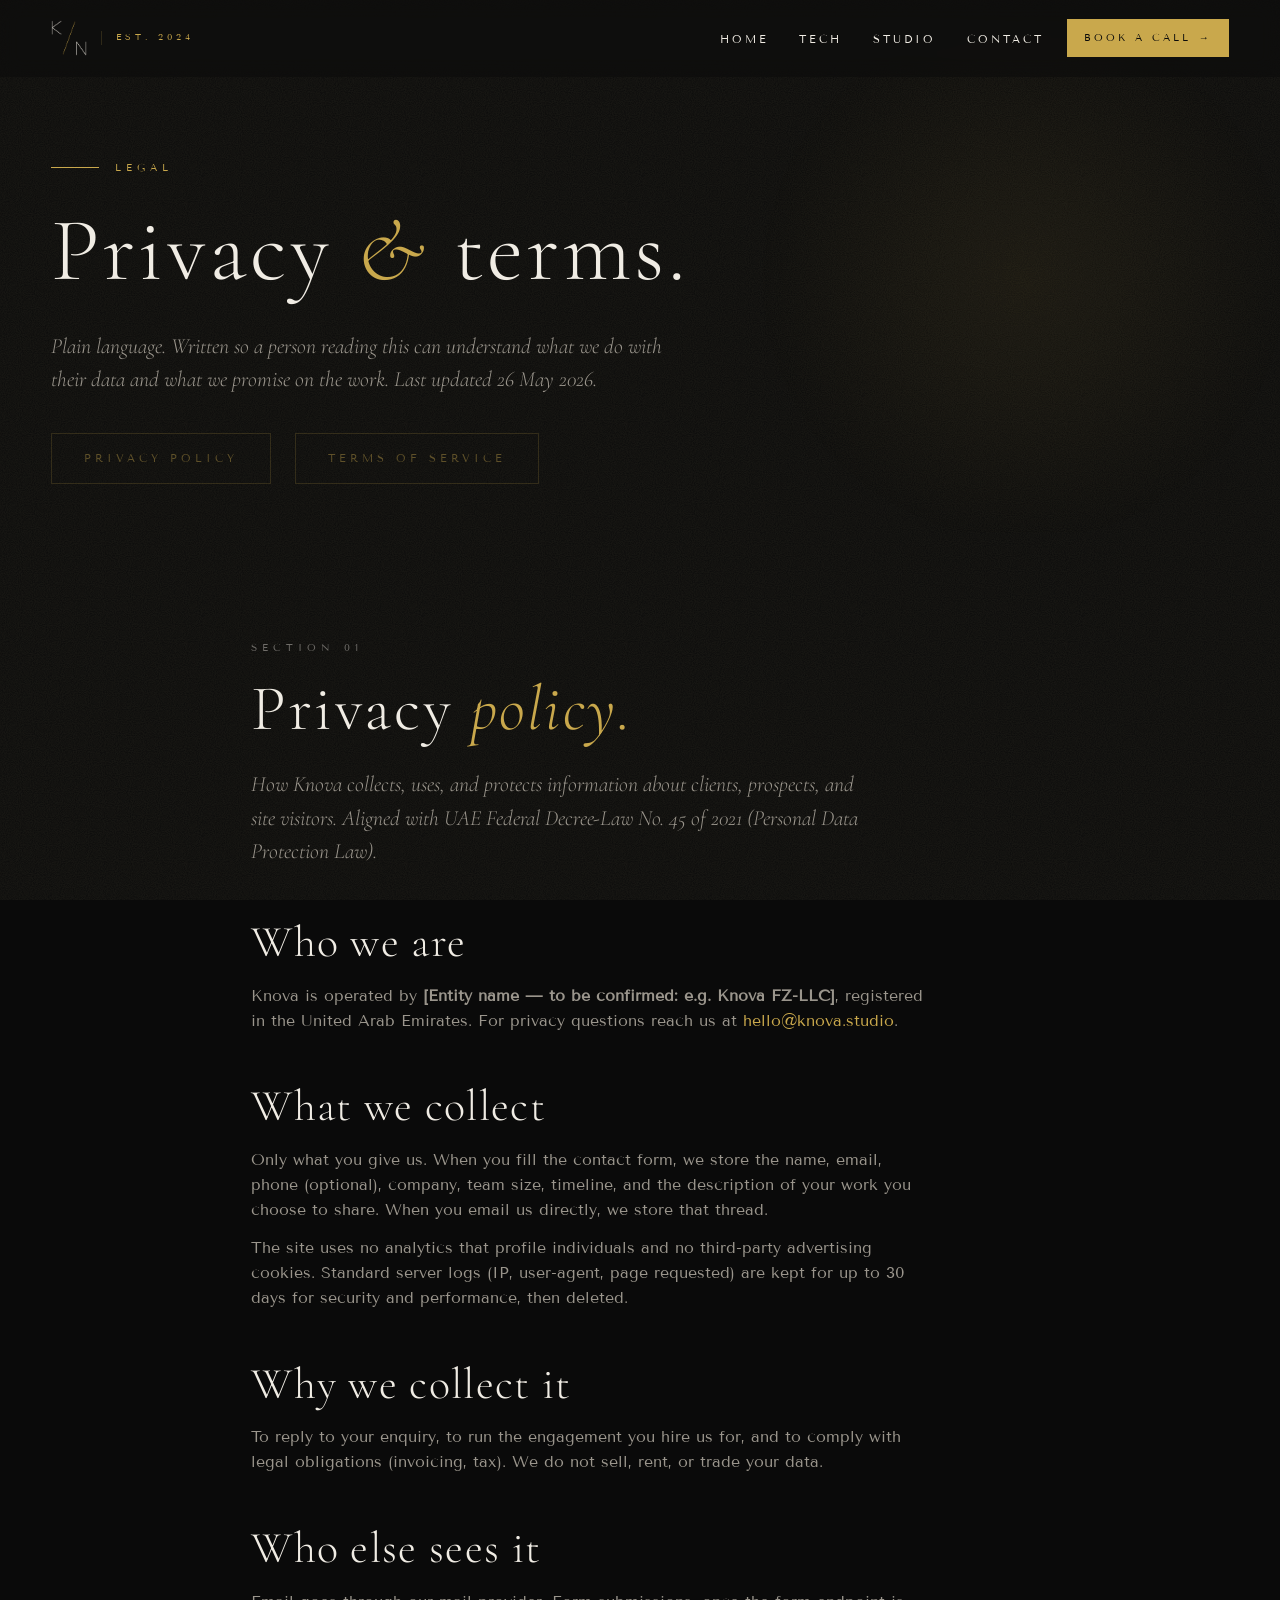
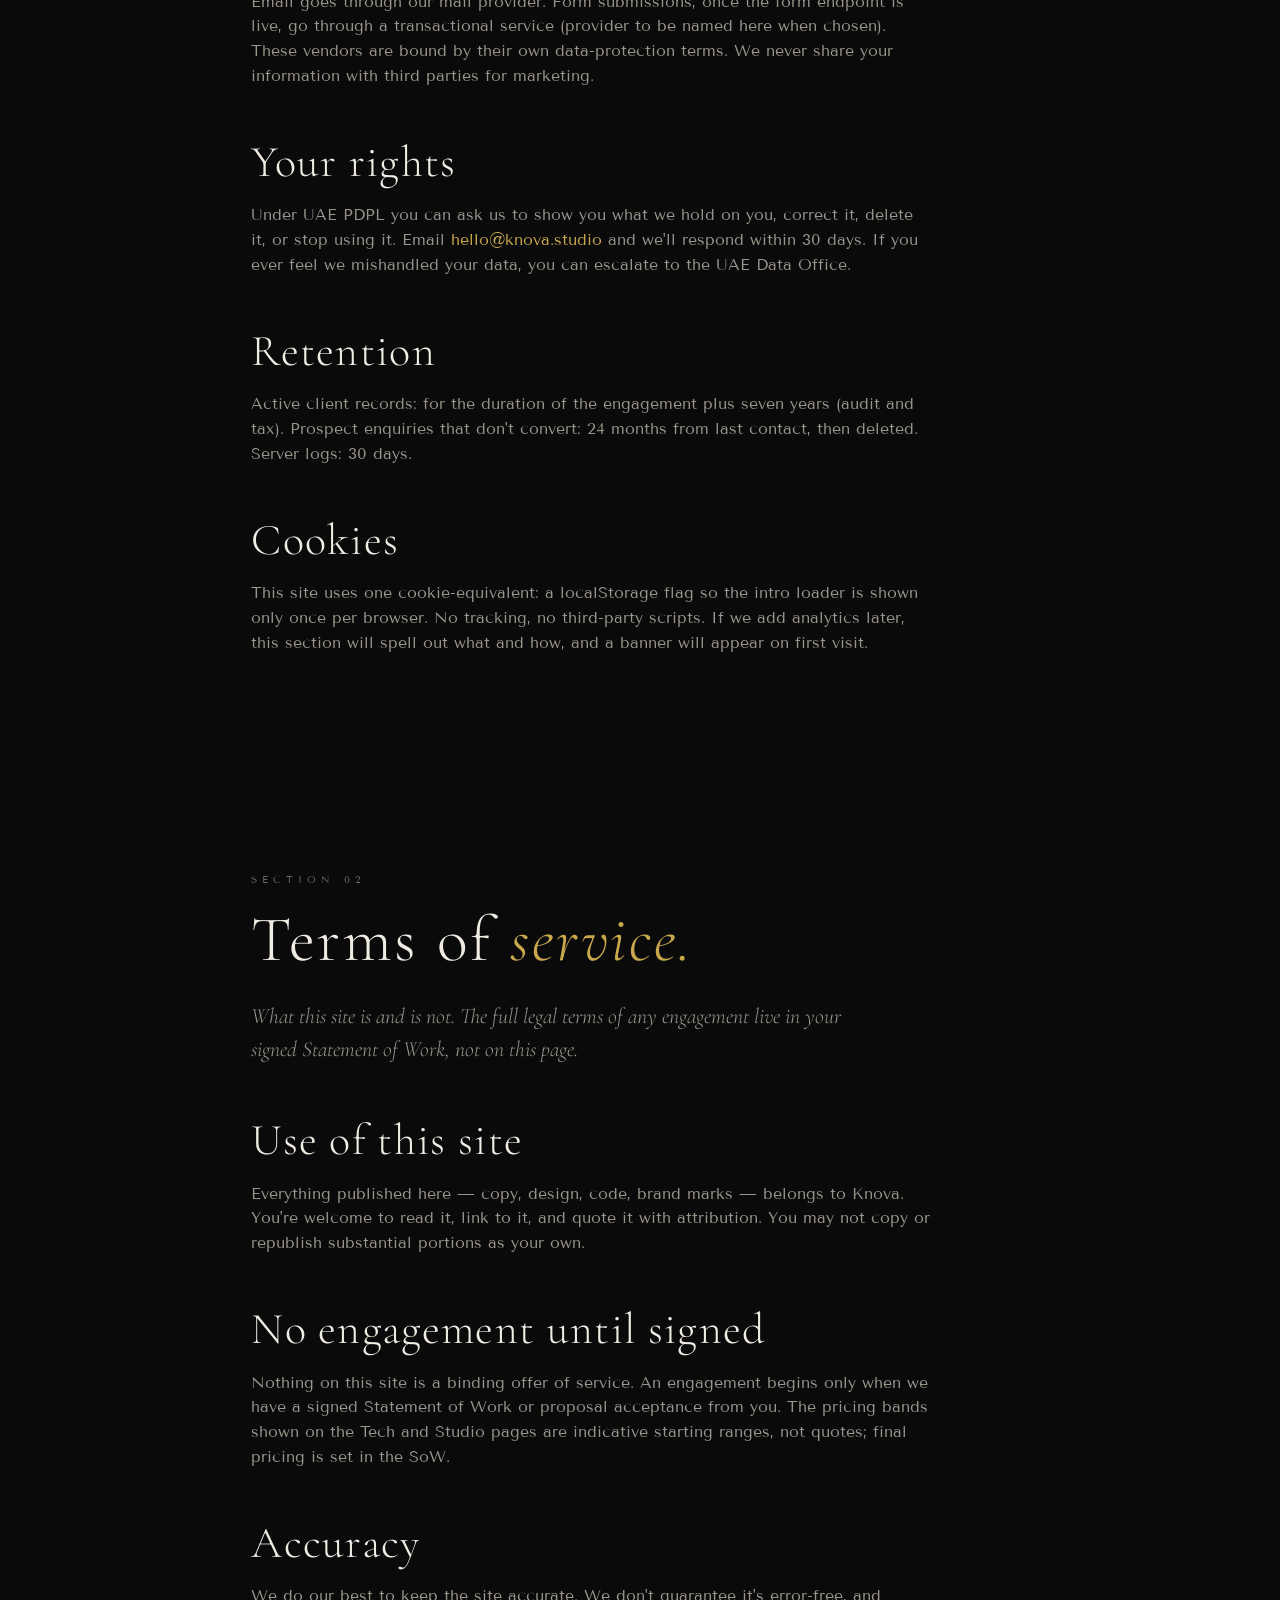
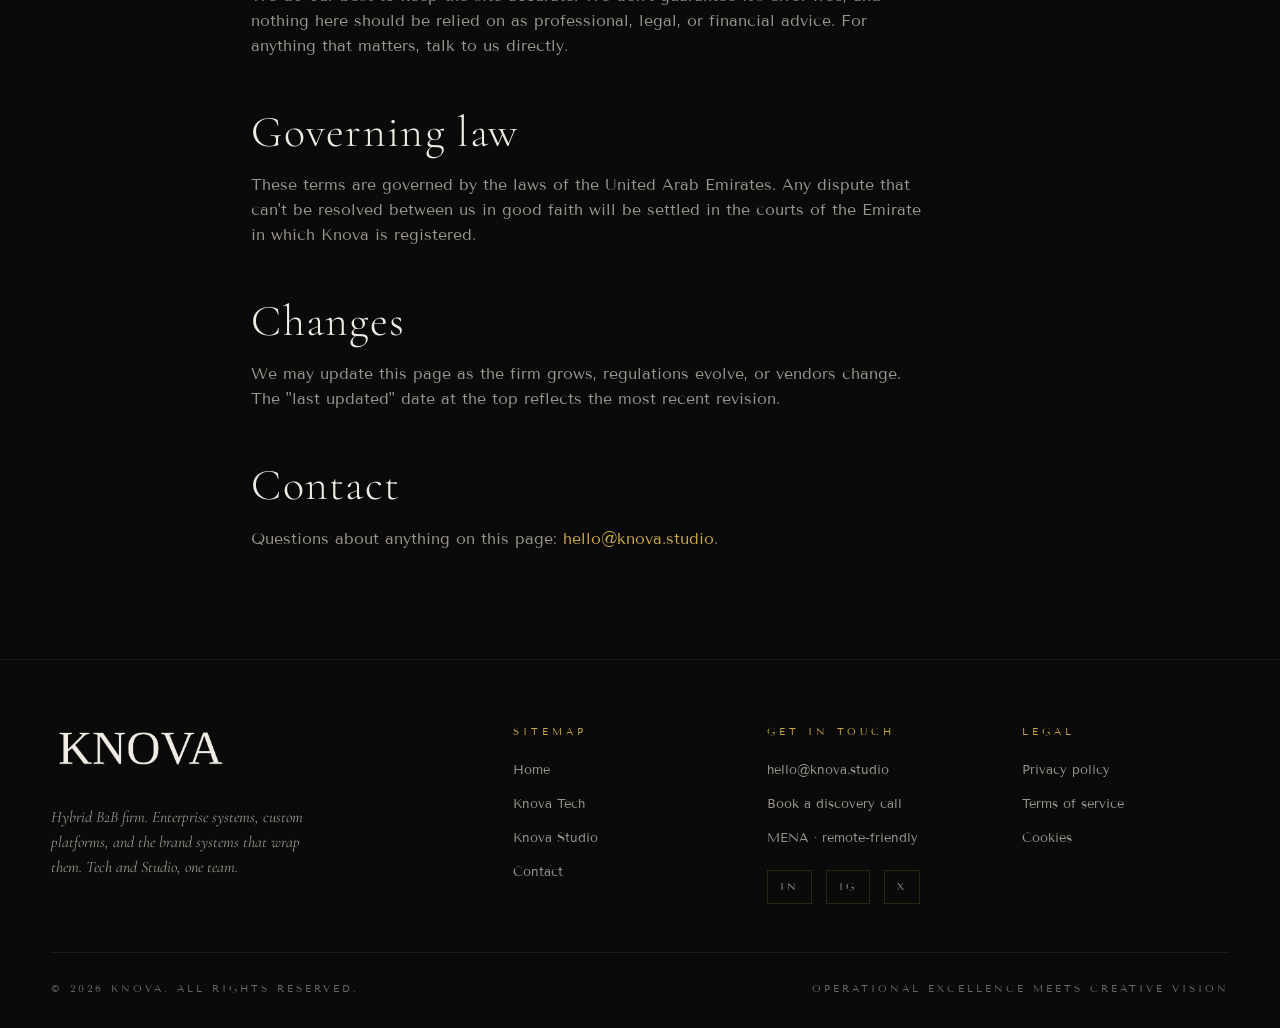
<file: legal.html>
<!DOCTYPE html>
<html lang="en">
<head>
  <meta charset="UTF-8" />
  <meta name="viewport" content="width=device-width, initial-scale=1" />
  <title>Privacy &amp; Terms — Knova</title>
  <meta name="description" content="Knova privacy policy and terms of service. Plain language, written for clients, aligned with UAE Federal Data Protection Law." />
  <meta name="robots" content="index, follow" />
  <link rel="canonical" href="https://knova.studio/legal.html" />
  <link rel="icon" type="image/png" href="assets/img/kn-mark.png" />
  <link rel="preconnect" href="https://fonts.googleapis.com" />
  <link rel="preconnect" href="https://fonts.gstatic.com" crossorigin />
  <link rel="stylesheet" href="https://fonts.googleapis.com/css2?family=Cormorant+Garamond:wght@300;400;500;600&family=Tenor+Sans&display=swap" />
  <link rel="stylesheet" href="assets/css/knova.css?v=16" />
</head>
<body>

  <a class="skip" href="#main">Skip to content</a>

  <nav class="nav" aria-label="Primary">
    <a href="index.html" class="nav-brand" aria-label="Knova home">
      <img class="nav-logo" src="assets/img/kn-mark.png" alt="Knova" />
      <span class="nav-est">Est. 2024</span>
    </a>
    <button class="nav-toggle" aria-controls="primary-menu" aria-expanded="false">Menu</button>
    <ul id="primary-menu" class="nav-menu">
      <li><a class="nav-link" href="index.html">Home</a></li>
      <li><a class="nav-link" href="tech.html">Tech</a></li>
      <li><a class="nav-link" href="studio.html">Studio</a></li>
      <li><a class="nav-link" href="contact.html">Contact</a></li>
    </ul>
    <a class="nav-cta" href="contact.html">Book a call <span class="arrow" aria-hidden="true">&rarr;</span></a>
  </nav>

  <header class="hero" id="main" style="min-block-size: auto; padding-block: 160px 48px;">
    <div class="container">
      <div class="reveal" style="max-inline-size: 880px;">
        <div class="hero-tag">
          <span class="hairline"></span>
          <span class="eyebrow">Legal</span>
        </div>
        <h1 class="display">
          Privacy <i>&amp;</i> terms.
        </h1>
        <p class="lede" style="margin-block-start:32px;">
          Plain language. Written so a person reading this can understand what we do with
          their data and what we promise on the work. Last updated <span data-legal-date>26 May 2026</span>.
        </p>
        <nav aria-label="Legal sections" class="hero-actions" style="margin-block-start:36px;">
          <a class="btn btn--ghost" href="#privacy">Privacy policy</a>
          <a class="btn btn--ghost" href="#terms">Terms of service</a>
        </nav>
      </div>
    </div>
  </header>

  <!-- ── PRIVACY ──────────────────────────────────────────────────── -->
  <section class="section" id="privacy">
    <div class="container container--narrow reveal">
      <div class="eyebrow eyebrow--mute" style="margin-block-end:18px;">Section 01</div>
      <h2 class="h1">Privacy <i>policy.</i></h2>
      <p class="lede" style="margin-block-start:24px; margin-block-end:48px;">
        How Knova collects, uses, and protects information about clients, prospects, and
        site visitors. Aligned with UAE Federal Decree-Law No. 45 of 2021 (Personal Data
        Protection Law).
      </p>

      <h3 class="h2" style="margin-block-start:48px;">Who we are</h3>
      <p class="body" style="margin-block-start:16px; font-size:16px;">
        Knova is operated by <b>[Entity name — to be confirmed: e.g. Knova FZ-LLC]</b>,
        registered in the United Arab Emirates. For privacy questions reach us at
        <a href="mailto:hello@knova.studio" style="color:var(--gold);">hello@knova.studio</a>.
      </p>

      <h3 class="h2" style="margin-block-start:48px;">What we collect</h3>
      <p class="body" style="margin-block-start:16px; font-size:16px;">
        Only what you give us. When you fill the contact form, we store the name, email,
        phone (optional), company, team size, timeline, and the description of your work
        you choose to share. When you email us directly, we store that thread.
      </p>
      <p class="body" style="margin-block-start:14px; font-size:16px;">
        The site uses no analytics that profile individuals and no third-party advertising
        cookies. Standard server logs (IP, user-agent, page requested) are kept for up to
        30 days for security and performance, then deleted.
      </p>

      <h3 class="h2" style="margin-block-start:48px;">Why we collect it</h3>
      <p class="body" style="margin-block-start:16px; font-size:16px;">
        To reply to your enquiry, to run the engagement you hire us for, and to comply with
        legal obligations (invoicing, tax). We do not sell, rent, or trade your data.
      </p>

      <h3 class="h2" style="margin-block-start:48px;">Who else sees it</h3>
      <p class="body" style="margin-block-start:16px; font-size:16px;">
        Email goes through our mail provider. Form submissions, once the form endpoint is
        live, go through a transactional service (provider to be named here when chosen).
        These vendors are bound by their own data-protection terms. We never share your
        information with third parties for marketing.
      </p>

      <h3 class="h2" style="margin-block-start:48px;">Your rights</h3>
      <p class="body" style="margin-block-start:16px; font-size:16px;">
        Under UAE PDPL you can ask us to show you what we hold on you, correct it, delete
        it, or stop using it. Email <a href="mailto:hello@knova.studio" style="color:var(--gold);">hello@knova.studio</a>
        and we'll respond within 30 days. If you ever feel we mishandled your data, you
        can escalate to the UAE Data Office.
      </p>

      <h3 class="h2" style="margin-block-start:48px;">Retention</h3>
      <p class="body" style="margin-block-start:16px; font-size:16px;">
        Active client records: for the duration of the engagement plus seven years (audit
        and tax). Prospect enquiries that don't convert: 24 months from last contact, then
        deleted. Server logs: 30 days.
      </p>

      <h3 class="h2" style="margin-block-start:48px;">Cookies</h3>
      <p class="body" style="margin-block-start:16px; font-size:16px;">
        This site uses one cookie-equivalent: a localStorage flag so the intro loader is
        shown only once per browser. No tracking, no third-party scripts. If we add
        analytics later, this section will spell out what and how, and a banner will
        appear on first visit.
      </p>
    </div>
  </section>

  <!-- ── TERMS ────────────────────────────────────────────────────── -->
  <section class="section" id="terms">
    <div class="container container--narrow reveal">
      <div class="eyebrow eyebrow--mute" style="margin-block-end:18px;">Section 02</div>
      <h2 class="h1">Terms of <i>service.</i></h2>
      <p class="lede" style="margin-block-start:24px; margin-block-end:48px;">
        What this site is and is not. The full legal terms of any engagement live in your
        signed Statement of Work, not on this page.
      </p>

      <h3 class="h2" style="margin-block-start:48px;">Use of this site</h3>
      <p class="body" style="margin-block-start:16px; font-size:16px;">
        Everything published here — copy, design, code, brand marks — belongs to Knova.
        You're welcome to read it, link to it, and quote it with attribution. You may not
        copy or republish substantial portions as your own.
      </p>

      <h3 class="h2" style="margin-block-start:48px;">No engagement until signed</h3>
      <p class="body" style="margin-block-start:16px; font-size:16px;">
        Nothing on this site is a binding offer of service. An engagement begins only when
        we have a signed Statement of Work or proposal acceptance from you. The pricing
        bands shown on the Tech and Studio pages are indicative starting ranges, not
        quotes; final pricing is set in the SoW.
      </p>

      <h3 class="h2" style="margin-block-start:48px;">Accuracy</h3>
      <p class="body" style="margin-block-start:16px; font-size:16px;">
        We do our best to keep the site accurate. We don't guarantee it's error-free, and
        nothing here should be relied on as professional, legal, or financial advice. For
        anything that matters, talk to us directly.
      </p>

      <h3 class="h2" style="margin-block-start:48px;">Governing law</h3>
      <p class="body" style="margin-block-start:16px; font-size:16px;">
        These terms are governed by the laws of the United Arab Emirates. Any dispute that
        can't be resolved between us in good faith will be settled in the courts of the
        Emirate in which Knova is registered.
      </p>

      <h3 class="h2" style="margin-block-start:48px;">Changes</h3>
      <p class="body" style="margin-block-start:16px; font-size:16px;">
        We may update this page as the firm grows, regulations evolve, or vendors change.
        The "last updated" date at the top reflects the most recent revision.
      </p>

      <h3 class="h2" style="margin-block-start:48px;">Contact</h3>
      <p class="body" style="margin-block-start:16px; font-size:16px;">
        Questions about anything on this page:
        <a href="mailto:hello@knova.studio" style="color:var(--gold);">hello@knova.studio</a>.
      </p>
    </div>
  </section>

  <footer class="foot">
    <div class="container">
      <div class="foot-grid">
        <div class="foot-col">
          <img class="foot-wordmark" src="assets/img/knova-wordmark.png" alt="Knova" />
          <p class="foot-brand-tag">
            Hybrid B2B firm. Enterprise systems, custom platforms, and the brand
            systems that wrap them. Tech and Studio, one team.
          </p>
        </div>
        <div class="foot-col">
          <div class="foot-title">Sitemap</div>
          <a class="foot-link" href="index.html">Home</a>
          <a class="foot-link" href="tech.html">Knova Tech</a>
          <a class="foot-link" href="studio.html">Knova Studio</a>
          <a class="foot-link" href="contact.html">Contact</a>
        </div>
        <div class="foot-col">
          <div class="foot-title">Get in touch</div>
          <a class="foot-link" href="mailto:hello@knova.studio">hello@knova.studio</a>
          <a class="foot-link" href="contact.html">Book a discovery call</a>
          <span class="foot-link">MENA &middot; remote-friendly</span>
          <div class="foot-social" aria-label="Knova on social">
            <a href="https://www.linkedin.com/" rel="noopener" aria-label="LinkedIn">In</a>
            <a href="https://www.instagram.com/" rel="noopener" aria-label="Instagram">Ig</a>
            <a href="https://x.com/" rel="noopener" aria-label="X (formerly Twitter)">X</a>
          </div>
        </div>
        <div class="foot-col">
          <div class="foot-title">Legal</div>
          <a class="foot-link" href="legal.html#privacy">Privacy policy</a>
          <a class="foot-link" href="legal.html#terms">Terms of service</a>
          <a class="foot-link" href="legal.html#privacy">Cookies</a>
        </div>
      </div>
      <div class="foot-base">
        <span>&copy; <span data-year></span> Knova. All rights reserved.</span>
        <span>Operational excellence meets creative vision</span>
      </div>
    </div>
  </footer>

  <script src="assets/js/knova.js" defer></script>
</body>
</html>
</file>
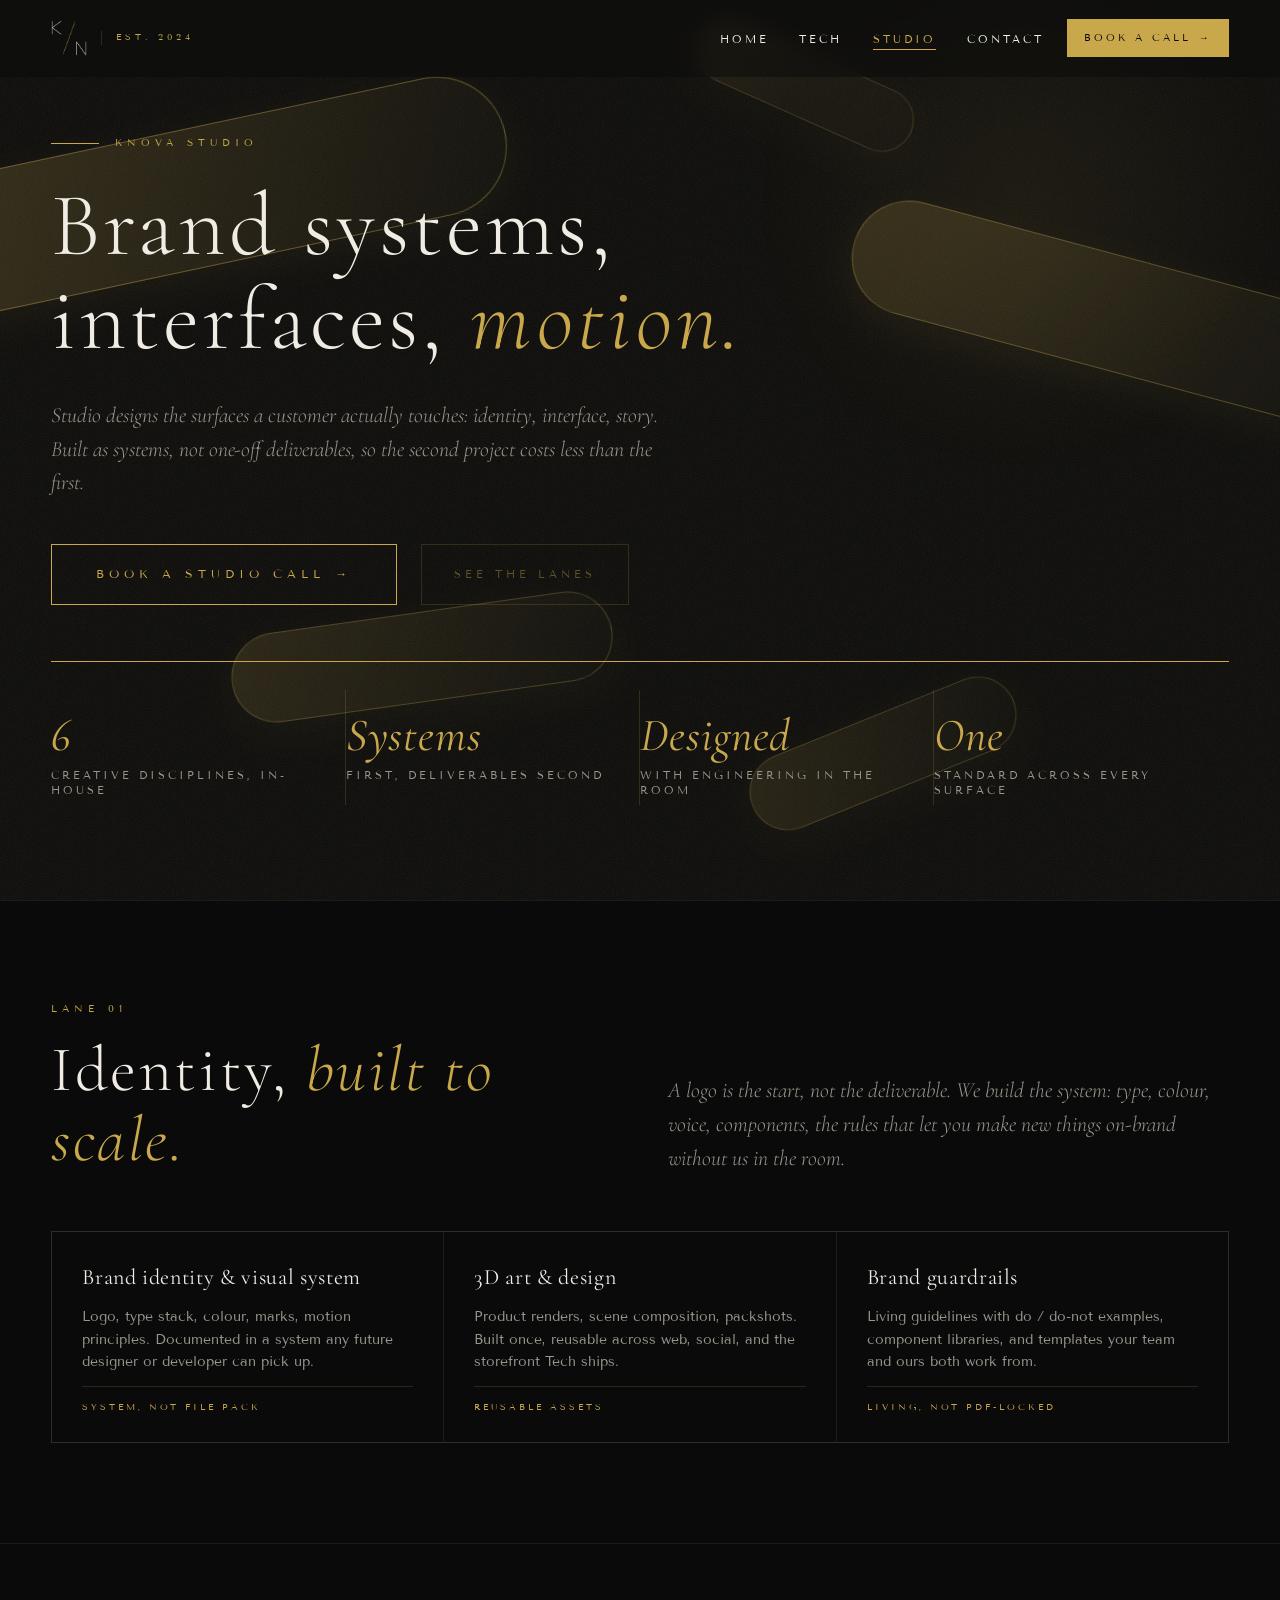
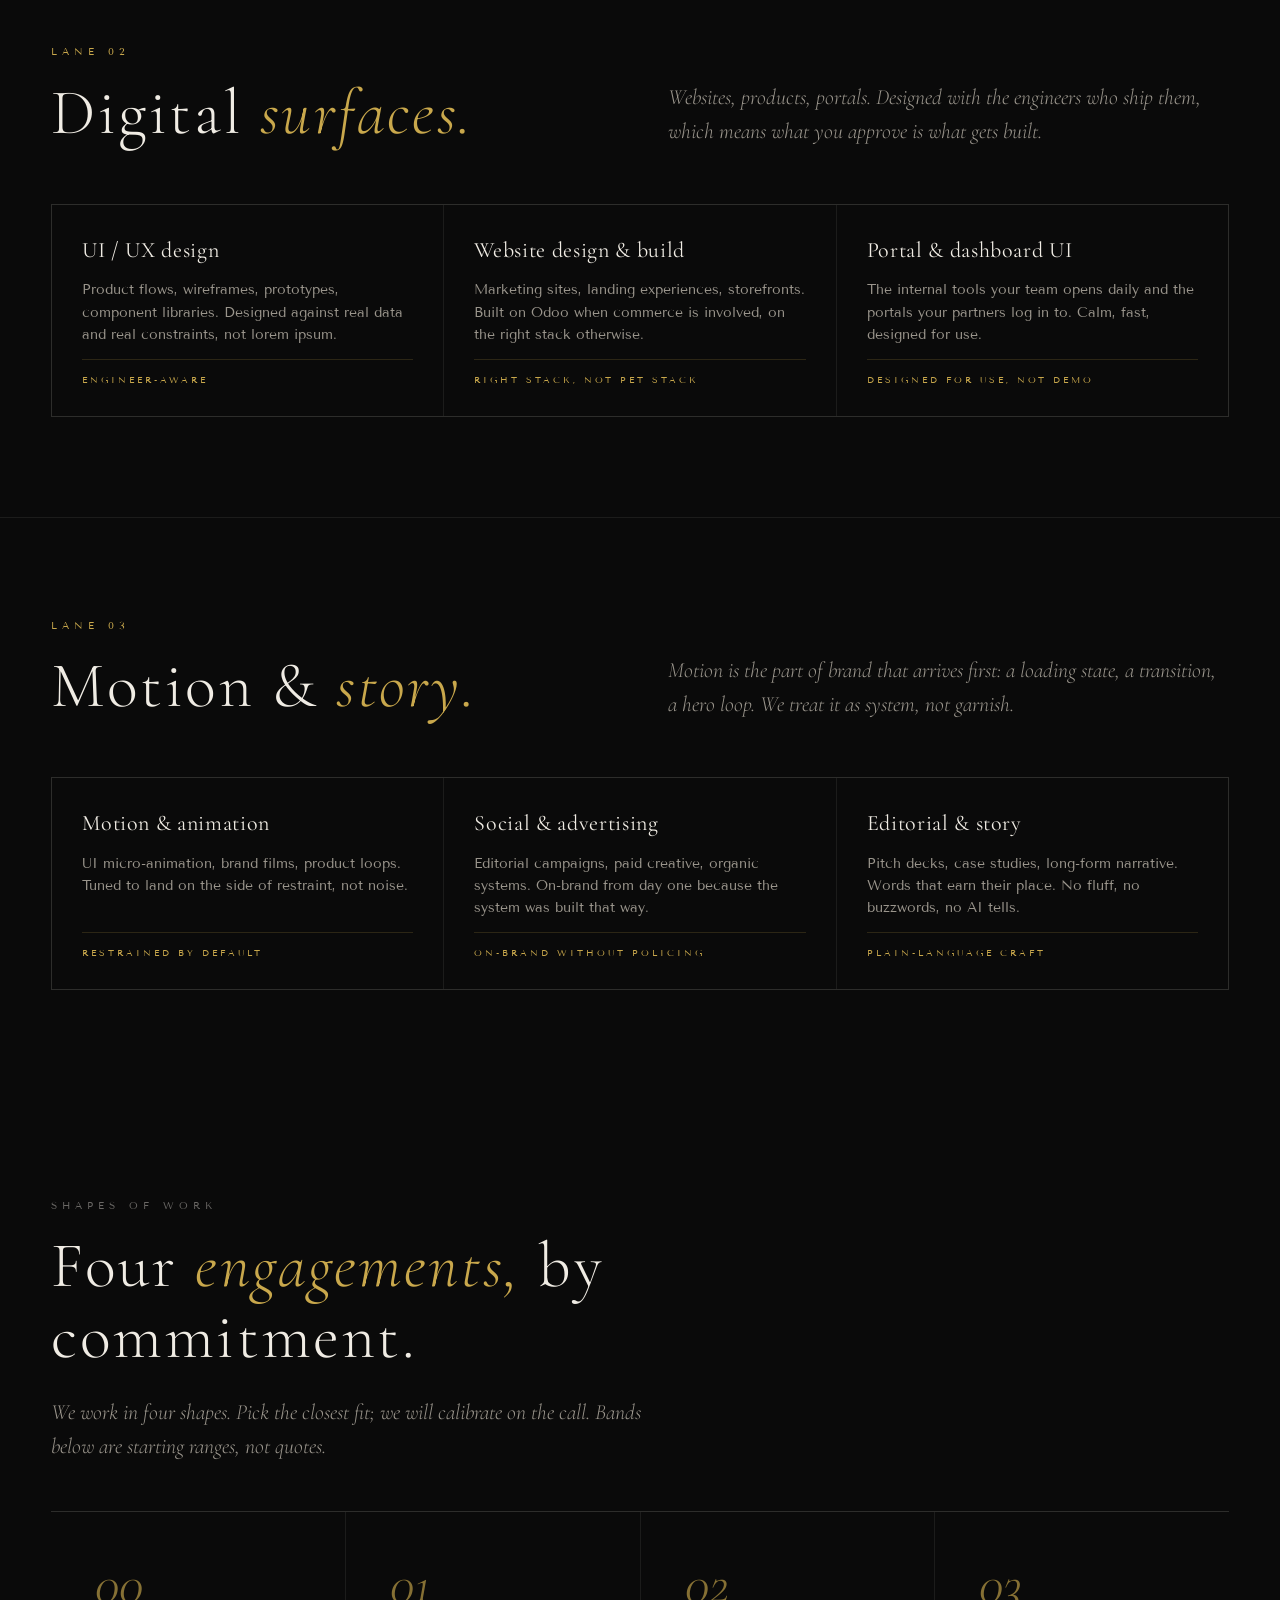
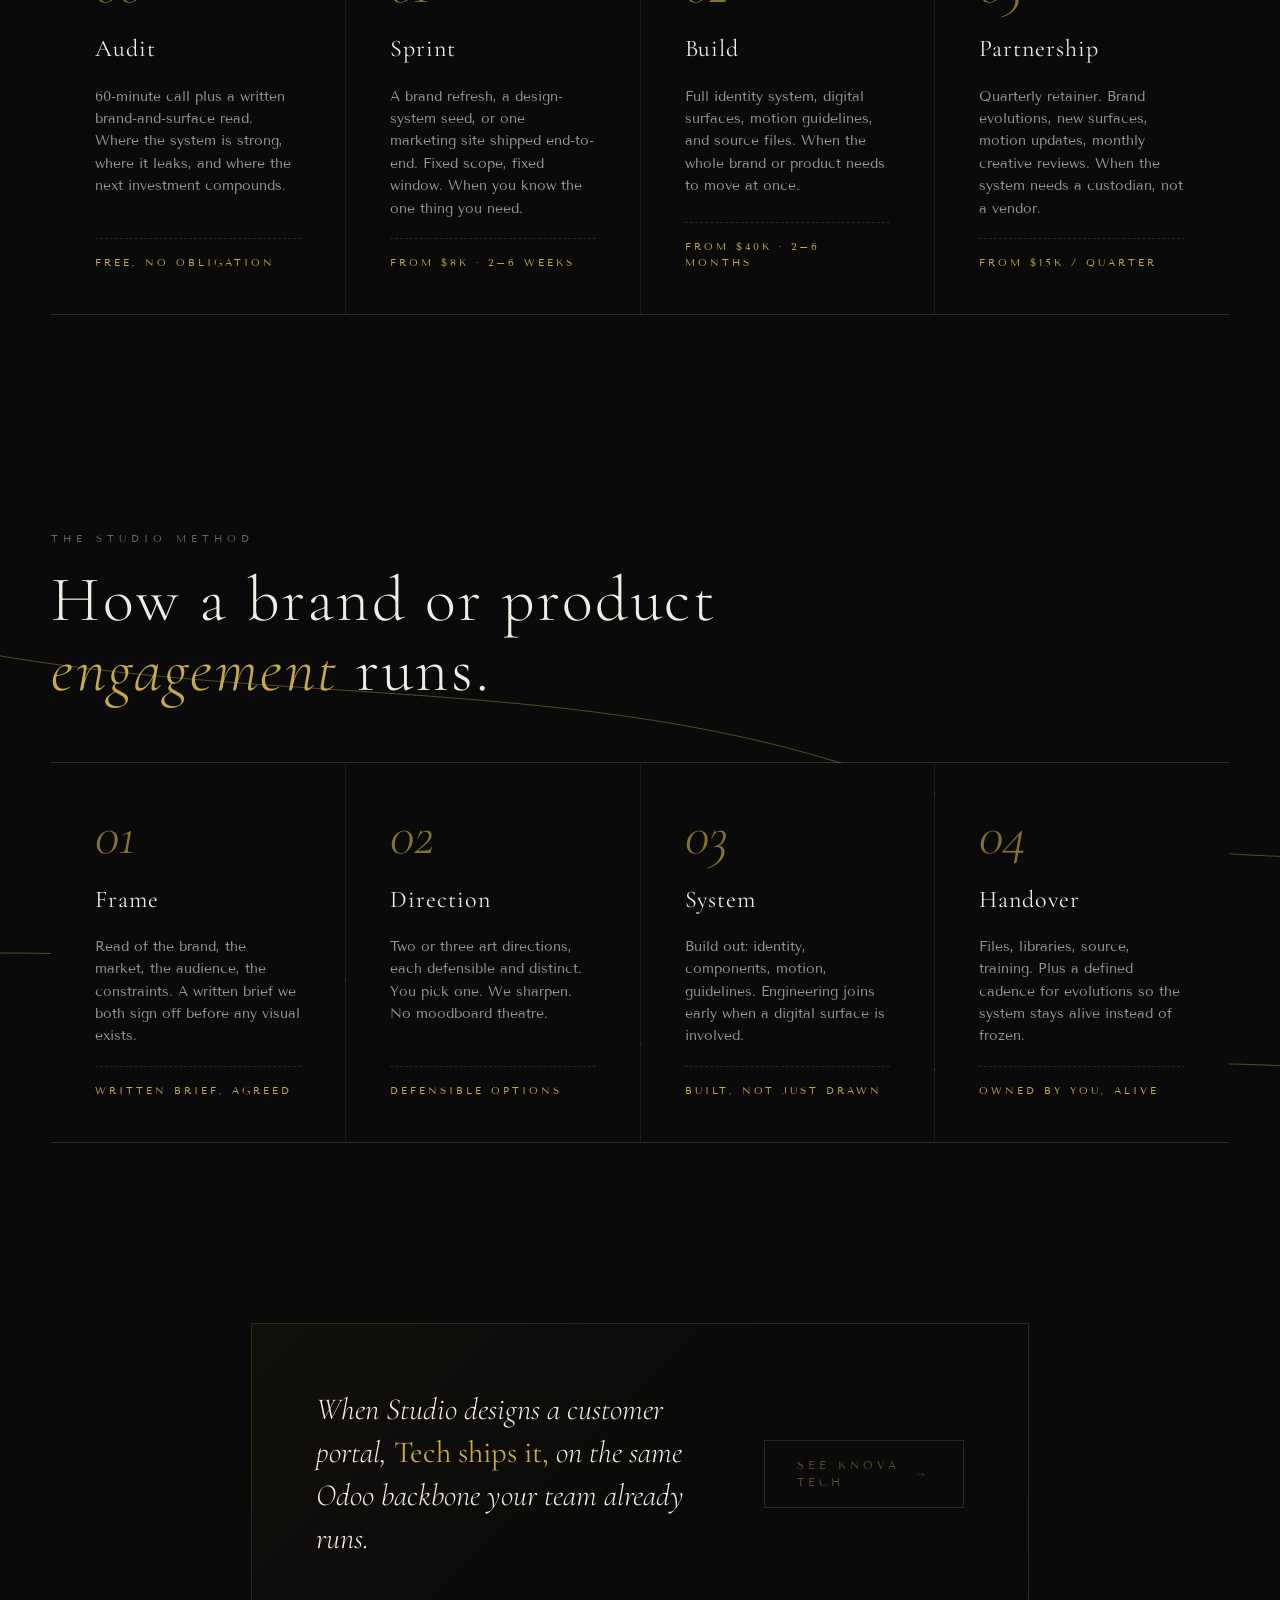
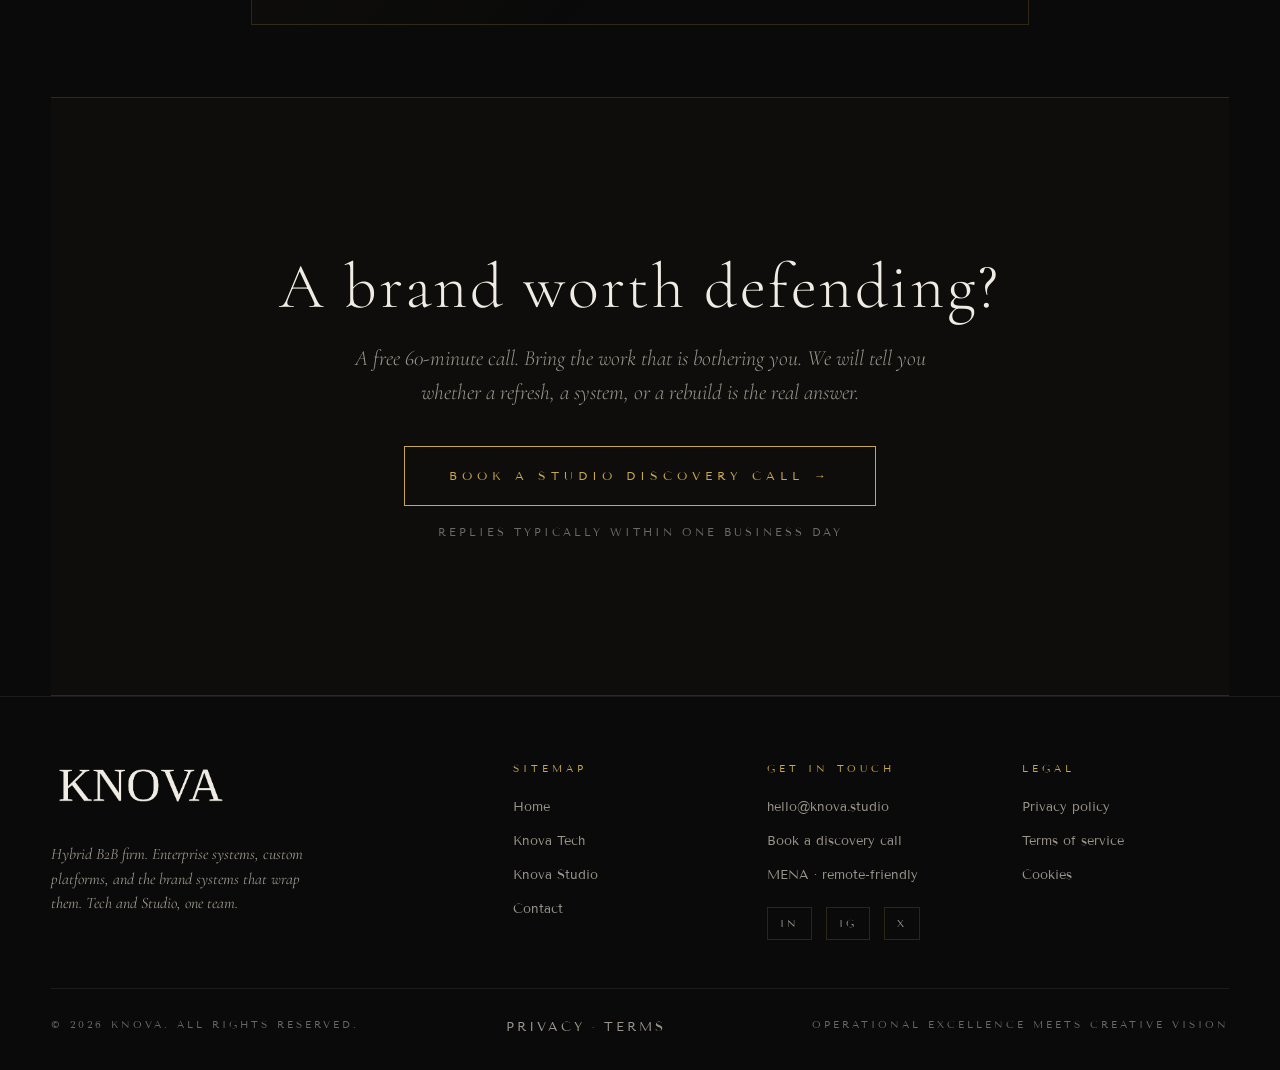
<file: studio.html>
<!DOCTYPE html>
<html lang="en">
<head>
  <meta charset="UTF-8" />
  <meta name="viewport" content="width=device-width, initial-scale=1" />
  <title>Knova Studio, brand systems, interfaces, motion</title>
  <meta name="description" content="Knova Studio: brand identity, UI / UX, web, social, 3D, and motion. Creative work for businesses that want to look like the standard, not chase it." />
  <meta name="theme-color" content="#0a0a0a" />
  <link rel="canonical" href="https://knova.studio/studio.html" />

  <!-- Open Graph -->
  <meta property="og:type" content="website" />
  <meta property="og:site_name" content="Knova" />
  <meta property="og:title" content="Knova Studio, brand systems, interfaces, motion" />
  <meta property="og:description" content="Brand identity, UI / UX, web, social, 3D, and motion. For businesses that want to look like the standard, not chase it." />
  <meta property="og:url" content="https://knova.studio/studio.html" />
  <meta property="og:image" content="https://knova.studio/assets/img/og-image.png" />
  <meta property="og:image:width" content="1200" />
  <meta property="og:image:height" content="630" />
  <meta property="og:locale" content="en_US" />

  <!-- Twitter / X -->
  <meta name="twitter:card" content="summary_large_image" />
  <meta name="twitter:title" content="Knova Studio, brand systems, interfaces, motion" />
  <meta name="twitter:description" content="Brand identity, UI / UX, web, social, 3D, and motion." />
  <meta name="twitter:image" content="https://knova.studio/assets/img/og-image.png" />

  <link rel="icon" type="image/png" href="assets/img/kn-mark.png" />
  <link rel="preconnect" href="https://fonts.googleapis.com" />
  <link rel="preconnect" href="https://fonts.gstatic.com" crossorigin />
  <link rel="stylesheet" href="https://fonts.googleapis.com/css2?family=Cormorant+Garamond:wght@300;400;500;600&family=Tenor+Sans&display=swap" />
  <link rel="stylesheet" href="assets/css/knova.css?v=16" />

  <!-- JSON-LD Service -->
  <script type="application/ld+json">
  {
    "@context": "https://schema.org",
    "@type": "Service",
    "serviceType": "Design and branding",
    "provider": {
      "@type": "Organization",
      "name": "Knova",
      "url": "https://knova.studio/"
    },
    "name": "Knova Studio",
    "description": "Brand identity, UI/UX, web design, social, 3D art, and motion for B2B businesses across MENA.",
    "areaServed": "MENA",
    "url": "https://knova.studio/studio.html",
    "hasOfferCatalog": {
      "@type": "OfferCatalog",
      "name": "Knova Studio capabilities",
      "itemListElement": [
        { "@type": "Offer", "itemOffered": { "@type": "Service", "name": "Brand identity and visual system" } },
        { "@type": "Offer", "itemOffered": { "@type": "Service", "name": "UI / UX design" } },
        { "@type": "Offer", "itemOffered": { "@type": "Service", "name": "Website design and build" } },
        { "@type": "Offer", "itemOffered": { "@type": "Service", "name": "Motion and animation" } },
        { "@type": "Offer", "itemOffered": { "@type": "Service", "name": "3D art and design" } }
      ]
    }
  }
  </script>
</head>
<body>

  <a class="skip" href="#main">Skip to content</a>

  <nav class="nav" aria-label="Primary">
    <a href="index.html" class="nav-brand" aria-label="Knova home">
      <img class="nav-logo" src="assets/img/kn-mark.png" alt="Knova" />
      <span class="nav-est">Est. 2024</span>
    </a>
    <button class="nav-toggle" aria-controls="primary-menu" aria-expanded="false">Menu</button>
    <ul id="primary-menu" class="nav-menu">
      <li><a class="nav-link" href="index.html">Home</a></li>
      <li><a class="nav-link" href="tech.html">Tech</a></li>
      <li><a class="nav-link" href="studio.html" aria-current="page">Studio</a></li>
      <li><a class="nav-link" href="contact.html">Contact</a></li>
    </ul>
    <a class="nav-cta" href="contact.html">Book a call <span class="arrow" aria-hidden="true">&rarr;</span></a>
  </nav>

  <!-- ── HERO ─────────────────────────────────────────────────────── -->
  <!-- Atmosphere: SHAPE LANDING HERO (Kokonutd port). 5 elongated pills, deliberate composition. -->
  <header class="hero" id="main">
    <div class="shape-stage" aria-hidden="true">
      <div class="shape-pill shape-pill--1"></div>
      <div class="shape-pill shape-pill--2"></div>
      <div class="shape-pill shape-pill--3"></div>
      <div class="shape-pill shape-pill--4"></div>
      <div class="shape-pill shape-pill--5"></div>
    </div>

    <div class="container">
      <div class="hero-grid reveal">
        <div>
          <div class="hero-tag">
            <span class="hairline"></span>
            <span class="eyebrow">Knova Studio</span>
          </div>
          <h1 class="display">
            Brand systems,<br />
            interfaces, <i>motion.</i>
          </h1>
          <p class="lede" style="margin-block-start:32px;">
            Studio designs the surfaces a customer actually touches: identity,
            interface, story. Built as systems, not one-off deliverables, so the
            second project costs less than the first.
          </p>
          <div class="hero-actions">
            <a class="btn btn--lg" href="contact.html">Book a Studio call <span class="arrow">&rarr;</span></a>
            <a class="btn btn--ghost" href="#lanes">See the lanes</a>
          </div>
          <div class="hero-meta">
            <div><b>6</b> creative disciplines, in-house</div>
            <div><b>Systems</b> first, deliverables second</div>
            <div><b>Designed</b> with engineering in the room</div>
            <div><b>One</b> standard across every surface</div>
          </div>
        </div>
      </div>
    </div>
  </header>

  <!-- ── LANES ───────────────────────────────────────────────────── -->
  <section id="lanes">
    <!-- Lane 1: Identity -->
    <div class="cluster">
      <div class="container">
        <div class="cluster-head reveal">
          <div>
            <div class="eyebrow" style="margin-block-end:18px;">Lane 01</div>
            <h2 class="h1">Identity, <i>built to scale.</i></h2>
          </div>
          <p class="lede">
            A logo is the start, not the deliverable. We build the system: type,
            colour, voice, components, the rules that let you make new things
            on-brand without us in the room.
          </p>
        </div>
        <div class="cluster-modules reveal">
          <article class="module">
            <h3 class="module-name">Brand identity &amp; visual system</h3>
            <p class="module-body">
              Logo, type stack, colour, marks, motion principles. Documented in a
              system any future designer or developer can pick up.
            </p>
            <div class="module-tag">System, not file pack</div>
          </article>
          <article class="module">
            <h3 class="module-name">3D art &amp; design</h3>
            <p class="module-body">
              Product renders, scene composition, packshots. Built once, reusable
              across web, social, and the storefront Tech ships.
            </p>
            <div class="module-tag">Reusable assets</div>
          </article>
          <article class="module">
            <h3 class="module-name">Brand guardrails</h3>
            <p class="module-body">
              Living guidelines with do / do-not examples, component libraries,
              and templates your team and ours both work from.
            </p>
            <div class="module-tag">Living, not PDF-locked</div>
          </article>
        </div>
      </div>
    </div>

    <!-- Lane 2: Digital Surfaces -->
    <div class="cluster">
      <div class="container">
        <div class="cluster-head reveal">
          <div>
            <div class="eyebrow" style="margin-block-end:18px;">Lane 02</div>
            <h2 class="h1">Digital <i>surfaces.</i></h2>
          </div>
          <p class="lede">
            Websites, products, portals. Designed with the engineers who ship
            them, which means what you approve is what gets built.
          </p>
        </div>
        <div class="cluster-modules reveal">
          <article class="module">
            <h3 class="module-name">UI / UX design</h3>
            <p class="module-body">
              Product flows, wireframes, prototypes, component libraries.
              Designed against real data and real constraints, not lorem ipsum.
            </p>
            <div class="module-tag">Engineer-aware</div>
          </article>
          <article class="module">
            <h3 class="module-name">Website design &amp; build</h3>
            <p class="module-body">
              Marketing sites, landing experiences, storefronts. Built on Odoo
              when commerce is involved, on the right stack otherwise.
            </p>
            <div class="module-tag">Right stack, not pet stack</div>
          </article>
          <article class="module">
            <h3 class="module-name">Portal &amp; dashboard UI</h3>
            <p class="module-body">
              The internal tools your team opens daily and the portals your
              partners log in to. Calm, fast, designed for use.
            </p>
            <div class="module-tag">Designed for use, not demo</div>
          </article>
        </div>
      </div>
    </div>

    <!-- Lane 3: Motion & Story -->
    <div class="cluster">
      <div class="container">
        <div class="cluster-head reveal">
          <div>
            <div class="eyebrow" style="margin-block-end:18px;">Lane 03</div>
            <h2 class="h1">Motion &amp; <i>story.</i></h2>
          </div>
          <p class="lede">
            Motion is the part of brand that arrives first: a loading state, a
            transition, a hero loop. We treat it as system, not garnish.
          </p>
        </div>
        <div class="cluster-modules reveal">
          <article class="module">
            <h3 class="module-name">Motion &amp; animation</h3>
            <p class="module-body">
              UI micro-animation, brand films, product loops. Tuned to land on
              the side of restraint, not noise.
            </p>
            <div class="module-tag">Restrained by default</div>
          </article>
          <article class="module">
            <h3 class="module-name">Social &amp; advertising</h3>
            <p class="module-body">
              Editorial campaigns, paid creative, organic systems. On-brand from
              day one because the system was built that way.
            </p>
            <div class="module-tag">On-brand without policing</div>
          </article>
          <article class="module">
            <h3 class="module-name">Editorial &amp; story</h3>
            <p class="module-body">
              Pitch decks, case studies, long-form narrative. Words that earn
              their place. No fluff, no buzzwords, no AI tells.
            </p>
            <div class="module-tag">Plain-language craft</div>
          </article>
        </div>
      </div>
    </div>
  </section>

  <!-- ── ENGAGEMENT ANCHORS ─────────────────────────────────────── -->
  <!-- Pricing bands below are starting suggestions; calibrate before going live. -->
  <section class="section" id="engagements">
    <div class="container">
      <div class="reveal" style="margin-block-end:48px; max-inline-size:var(--measure);">
        <div class="eyebrow eyebrow--mute" style="margin-block-end:18px;">Shapes of work</div>
        <h2 class="h1">Four <i>engagements,</i> by commitment.</h2>
        <p class="lede" style="margin-block-start:24px;">
          We work in four shapes. Pick the closest fit; we will calibrate on the call.
          Bands below are starting ranges, not quotes.
        </p>
      </div>

      <div class="method reveal">
        <article class="stage">
          <div class="stage-num">00</div>
          <h3 class="stage-name">Audit</h3>
          <p class="stage-body">
            60-minute call plus a written brand-and-surface read. Where the system is
            strong, where it leaks, and where the next investment compounds.
          </p>
          <div class="stage-meta">Free, no obligation</div>
        </article>
        <article class="stage">
          <div class="stage-num">01</div>
          <h3 class="stage-name">Sprint</h3>
          <p class="stage-body">
            A brand refresh, a design-system seed, or one marketing site shipped end-to-end.
            Fixed scope, fixed window. When you know the one thing you need.
          </p>
          <div class="stage-meta">From $8K &middot; 2&ndash;6 weeks</div>
        </article>
        <article class="stage">
          <div class="stage-num">02</div>
          <h3 class="stage-name">Build</h3>
          <p class="stage-body">
            Full identity system, digital surfaces, motion guidelines, and source files.
            When the whole brand or product needs to move at once.
          </p>
          <div class="stage-meta">From $40K &middot; 2&ndash;6 months</div>
        </article>
        <article class="stage">
          <div class="stage-num">03</div>
          <h3 class="stage-name">Partnership</h3>
          <p class="stage-body">
            Quarterly retainer. Brand evolutions, new surfaces, motion updates, monthly
            creative reviews. When the system needs a custodian, not a vendor.
          </p>
          <div class="stage-meta">From $15K&nbsp;/&nbsp;quarter</div>
        </article>
      </div>
    </div>
  </section>

  <!-- ── THE STUDIO METHOD ──────────────────────────────────────── -->
  <!-- Atmosphere: CONTOUR ONLY. Lines suggest the method as a drawn craft. -->
  <section class="section section-stage">
    <svg class="hero-contour" viewBox="0 0 1600 900" preserveAspectRatio="xMidYMid slice" aria-hidden="true">
      <path d="M -50 220 C 320 320, 700 260, 1050 380 S 1500 460, 1700 480" />
      <path d="M 1700 720 C 1340 660, 1080 740, 820 680 S 360 560, -50 580" />
    </svg>
    <div class="container">
      <div class="reveal" style="margin-block-end:56px; max-inline-size:var(--measure);">
        <div class="eyebrow eyebrow--mute" style="margin-block-end:18px;">The Studio method</div>
        <h2 class="h1">How a brand or product <i>engagement</i> runs.</h2>
      </div>

      <div class="method reveal">
        <article class="stage">
          <div class="stage-num">01</div>
          <h3 class="stage-name">Frame</h3>
          <p class="stage-body">
            Read of the brand, the market, the audience, the constraints. A
            written brief we both sign off before any visual exists.
          </p>
          <div class="stage-meta">Written brief, agreed</div>
        </article>
        <article class="stage">
          <div class="stage-num">02</div>
          <h3 class="stage-name">Direction</h3>
          <p class="stage-body">
            Two or three art directions, each defensible and distinct. You pick
            one. We sharpen. No moodboard theatre.
          </p>
          <div class="stage-meta">Defensible options</div>
        </article>
        <article class="stage">
          <div class="stage-num">03</div>
          <h3 class="stage-name">System</h3>
          <p class="stage-body">
            Build out: identity, components, motion, guidelines. Engineering
            joins early when a digital surface is involved.
          </p>
          <div class="stage-meta">Built, not just drawn</div>
        </article>
        <article class="stage">
          <div class="stage-num">04</div>
          <h3 class="stage-name">Handover</h3>
          <p class="stage-body">
            Files, libraries, source, training. Plus a defined cadence for
            evolutions so the system stays alive instead of frozen.
          </p>
          <div class="stage-meta">Owned by you, alive</div>
        </article>
      </div>
    </div>
  </section>

  <!-- ── CROSS-SELL HINGE ───────────────────────────────────────── -->
  <section class="section--tight">
    <div class="container container--narrow">
      <div class="hinge reveal">
        <p class="hinge-quote">
          When Studio designs a customer portal, <b>Tech ships it,</b> on the
          same Odoo backbone your team already runs.
        </p>
        <a class="btn btn--ghost" href="tech.html">See Knova Tech <span class="arrow">&rarr;</span></a>
      </div>
    </div>
  </section>

  <!-- ── CTA ────────────────────────────────────────────────────── -->
  <section>
    <div class="container">
      <div class="cta-block reveal">
        <!-- Atmosphere: SPARKLES ONLY. Bookends the page. -->
        <canvas class="hero-sparkles" data-count="90" data-color="#C9A84C" aria-hidden="true"></canvas>
        <h2 class="h1">A brand worth defending?</h2>
        <p class="lede">
          A free 60-minute call. Bring the work that is bothering you. We will
          tell you whether a refresh, a system, or a rebuild is the real answer.
        </p>
        <a class="btn btn--lg" href="contact.html">Book a Studio discovery call <span class="arrow">&rarr;</span></a>
        <div class="fine">Replies typically within one business day</div>
      </div>
    </div>
  </section>

  <!-- ── FOOTER ─────────────────────────────────────────────────── -->
  <footer class="foot">
    <div class="container">
      <div class="foot-grid">
        <div class="foot-col">
          <img class="foot-wordmark" src="assets/img/knova-wordmark.png" alt="Knova" />
          <p class="foot-brand-tag">
            Hybrid B2B firm. Enterprise systems, custom platforms, and the brand
            systems that wrap them. Tech and Studio, one team.
          </p>
        </div>
        <div class="foot-col">
          <div class="foot-title">Sitemap</div>
          <a class="foot-link" href="index.html">Home</a>
          <a class="foot-link" href="tech.html">Knova Tech</a>
          <a class="foot-link" href="studio.html">Knova Studio</a>
          <a class="foot-link" href="contact.html">Contact</a>
        </div>
        <div class="foot-col">
          <div class="foot-title">Get in touch</div>
          <a class="foot-link" href="mailto:hello@knova.studio">hello@knova.studio</a>
          <a class="foot-link" href="contact.html">Book a discovery call</a>
          <span class="foot-link">MENA &middot; remote-friendly</span>
          <div class="foot-social" aria-label="Knova on social">
            <a href="https://www.linkedin.com/" rel="noopener" aria-label="LinkedIn">In</a>
            <a href="https://www.instagram.com/" rel="noopener" aria-label="Instagram">Ig</a>
            <a href="https://x.com/" rel="noopener" aria-label="X (formerly Twitter)">X</a>
          </div>
        </div>
        <div class="foot-col">
          <div class="foot-title">Legal</div>
          <a class="foot-link" href="legal.html#privacy">Privacy policy</a>
          <a class="foot-link" href="legal.html#terms">Terms of service</a>
          <a class="foot-link" href="legal.html#privacy">Cookies</a>
        </div>
      </div>
      <div class="foot-base">
        <span>&copy; <span data-year></span> Knova. All rights reserved.</span>
        <span><a class="foot-link" href="legal.html#privacy">Privacy</a> &middot; <a class="foot-link" href="legal.html#terms">Terms</a></span>
        <span>Operational excellence meets creative vision</span>
      </div>
    </div>
  </footer>

  <script src="assets/js/knova.js" defer></script>
</body>
</html>
</file>
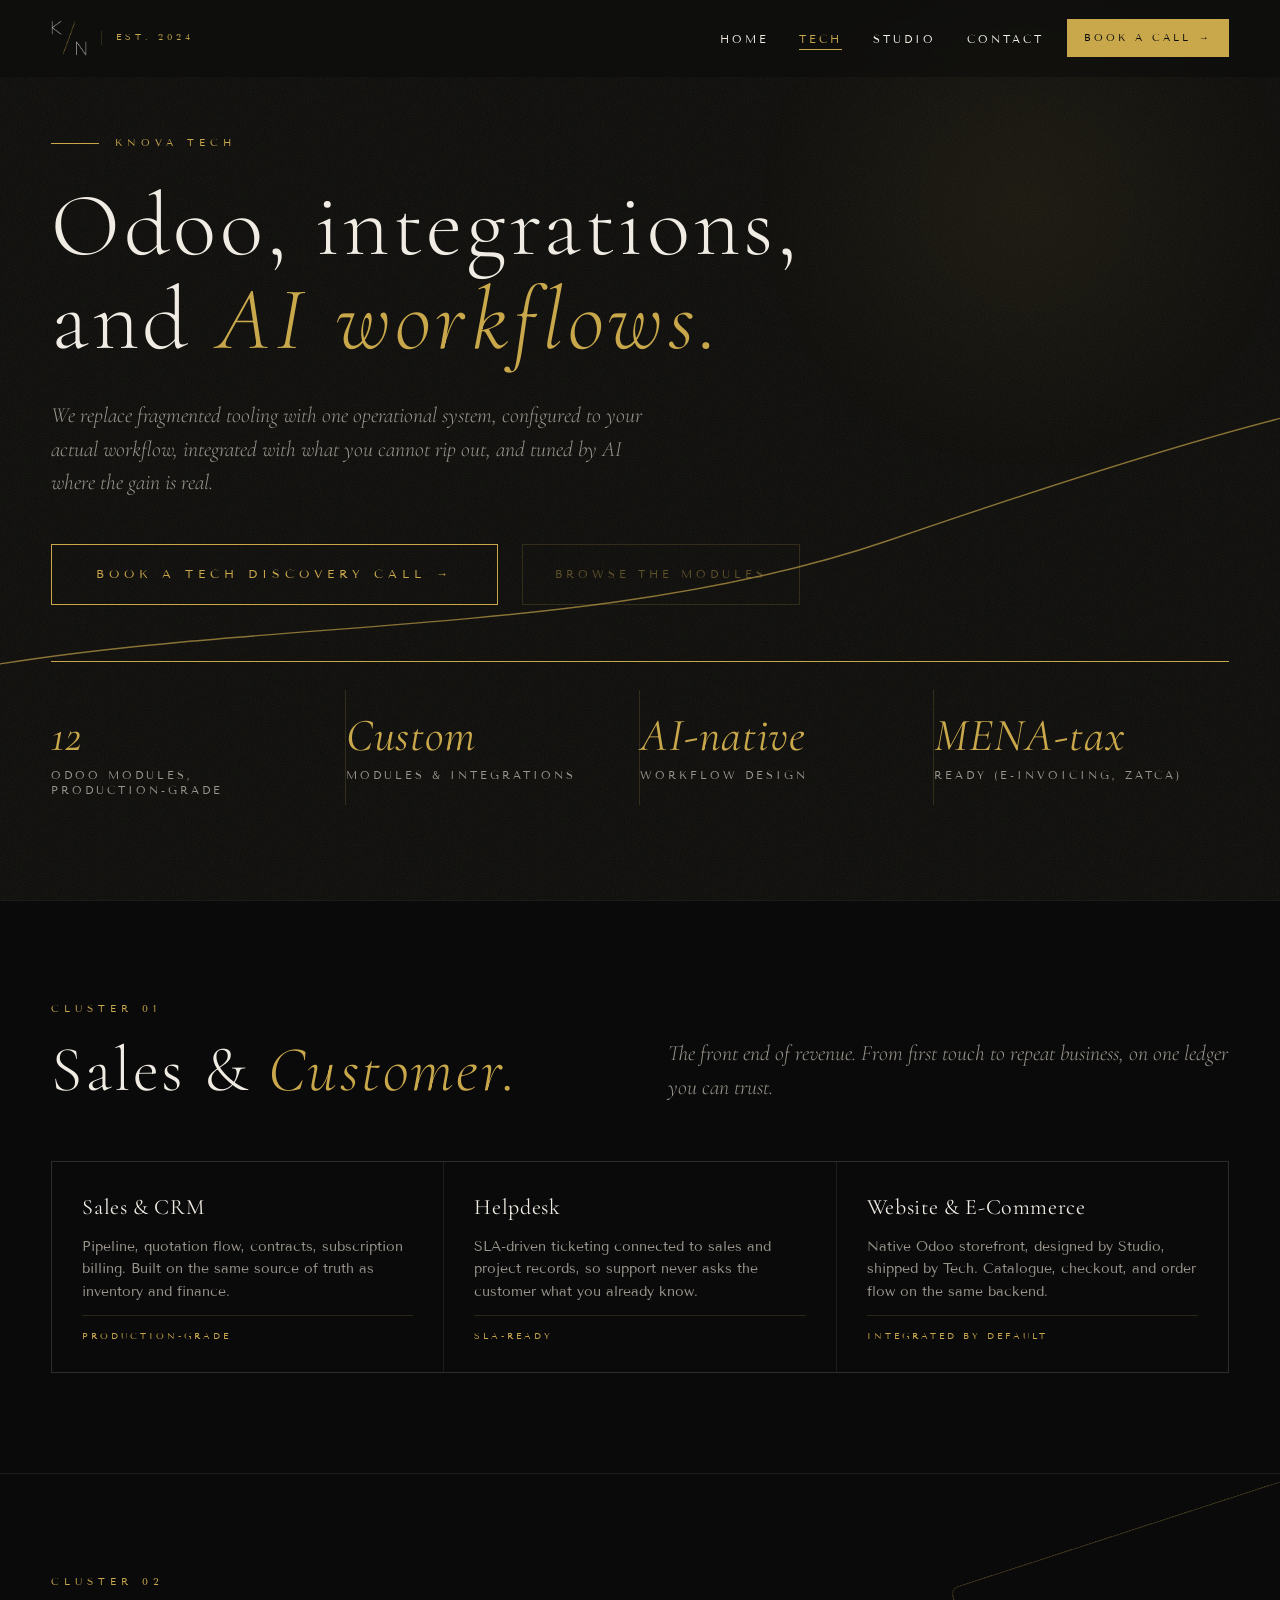
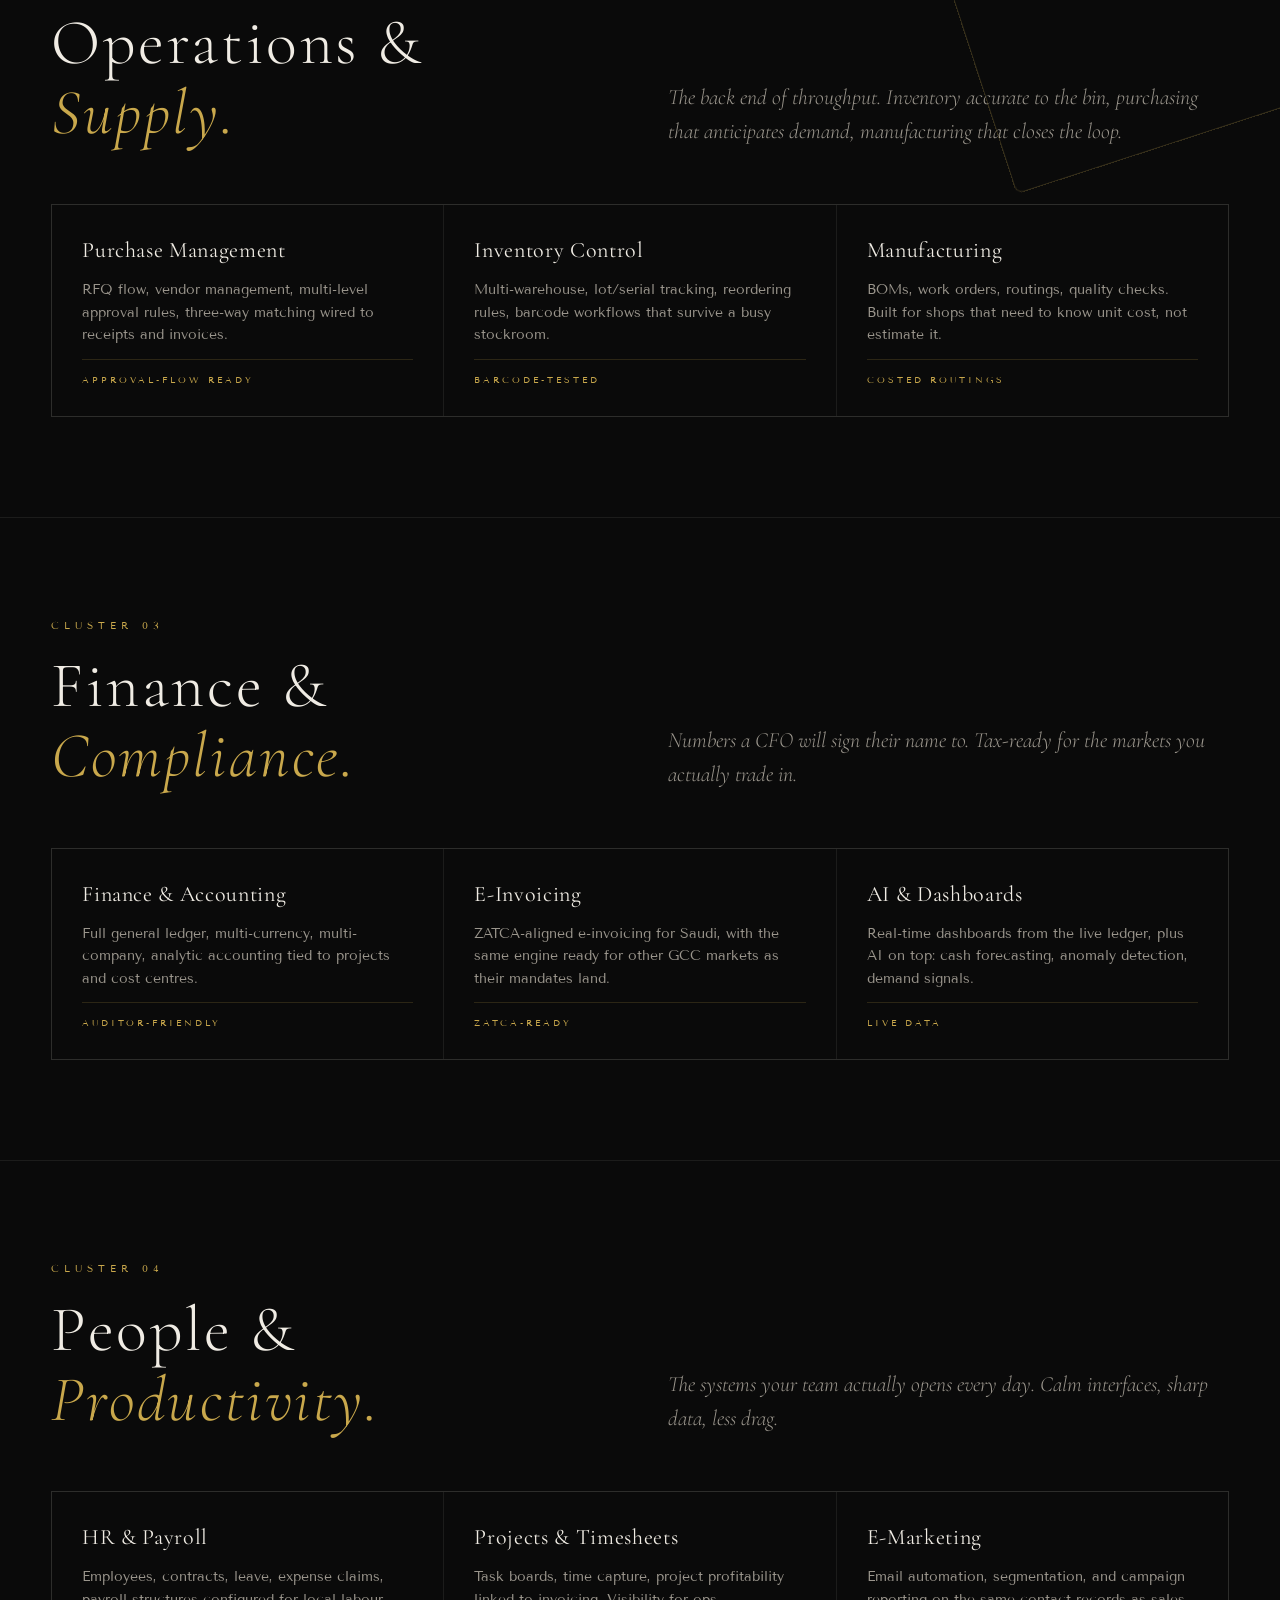
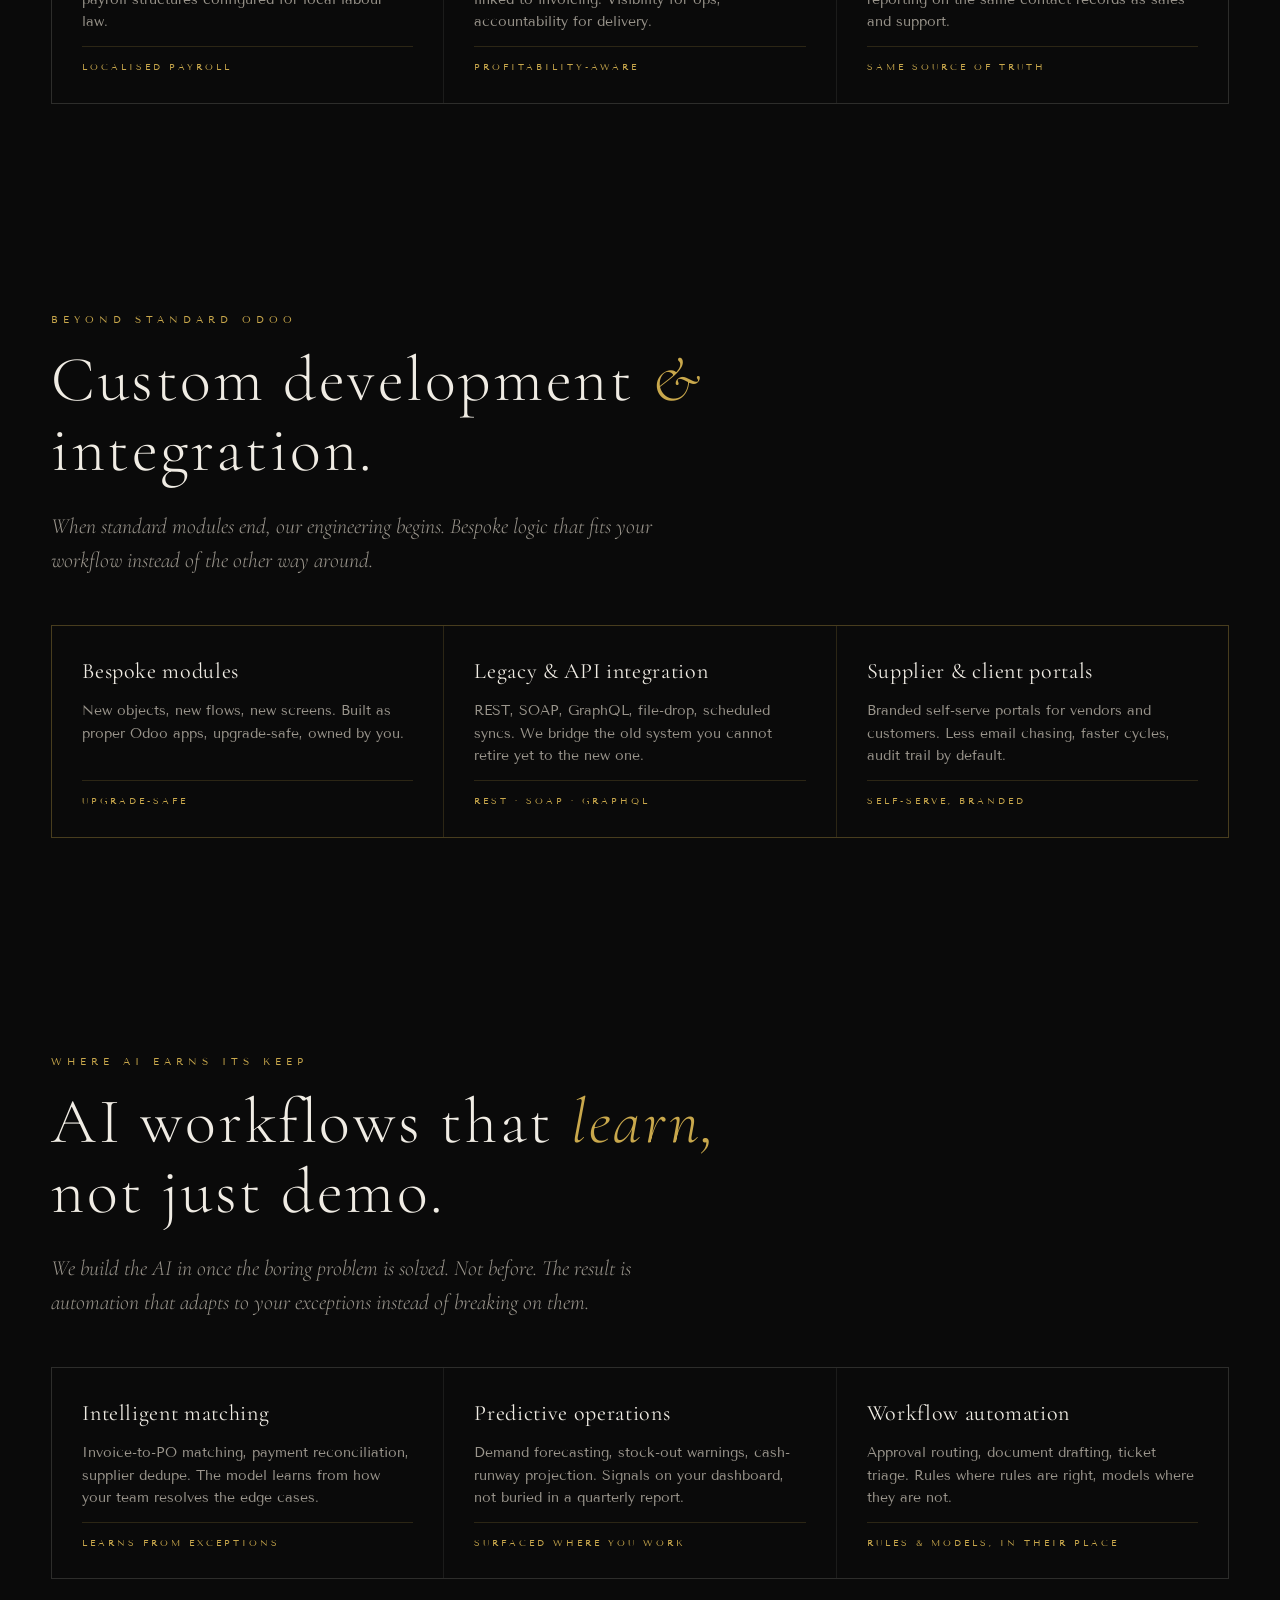
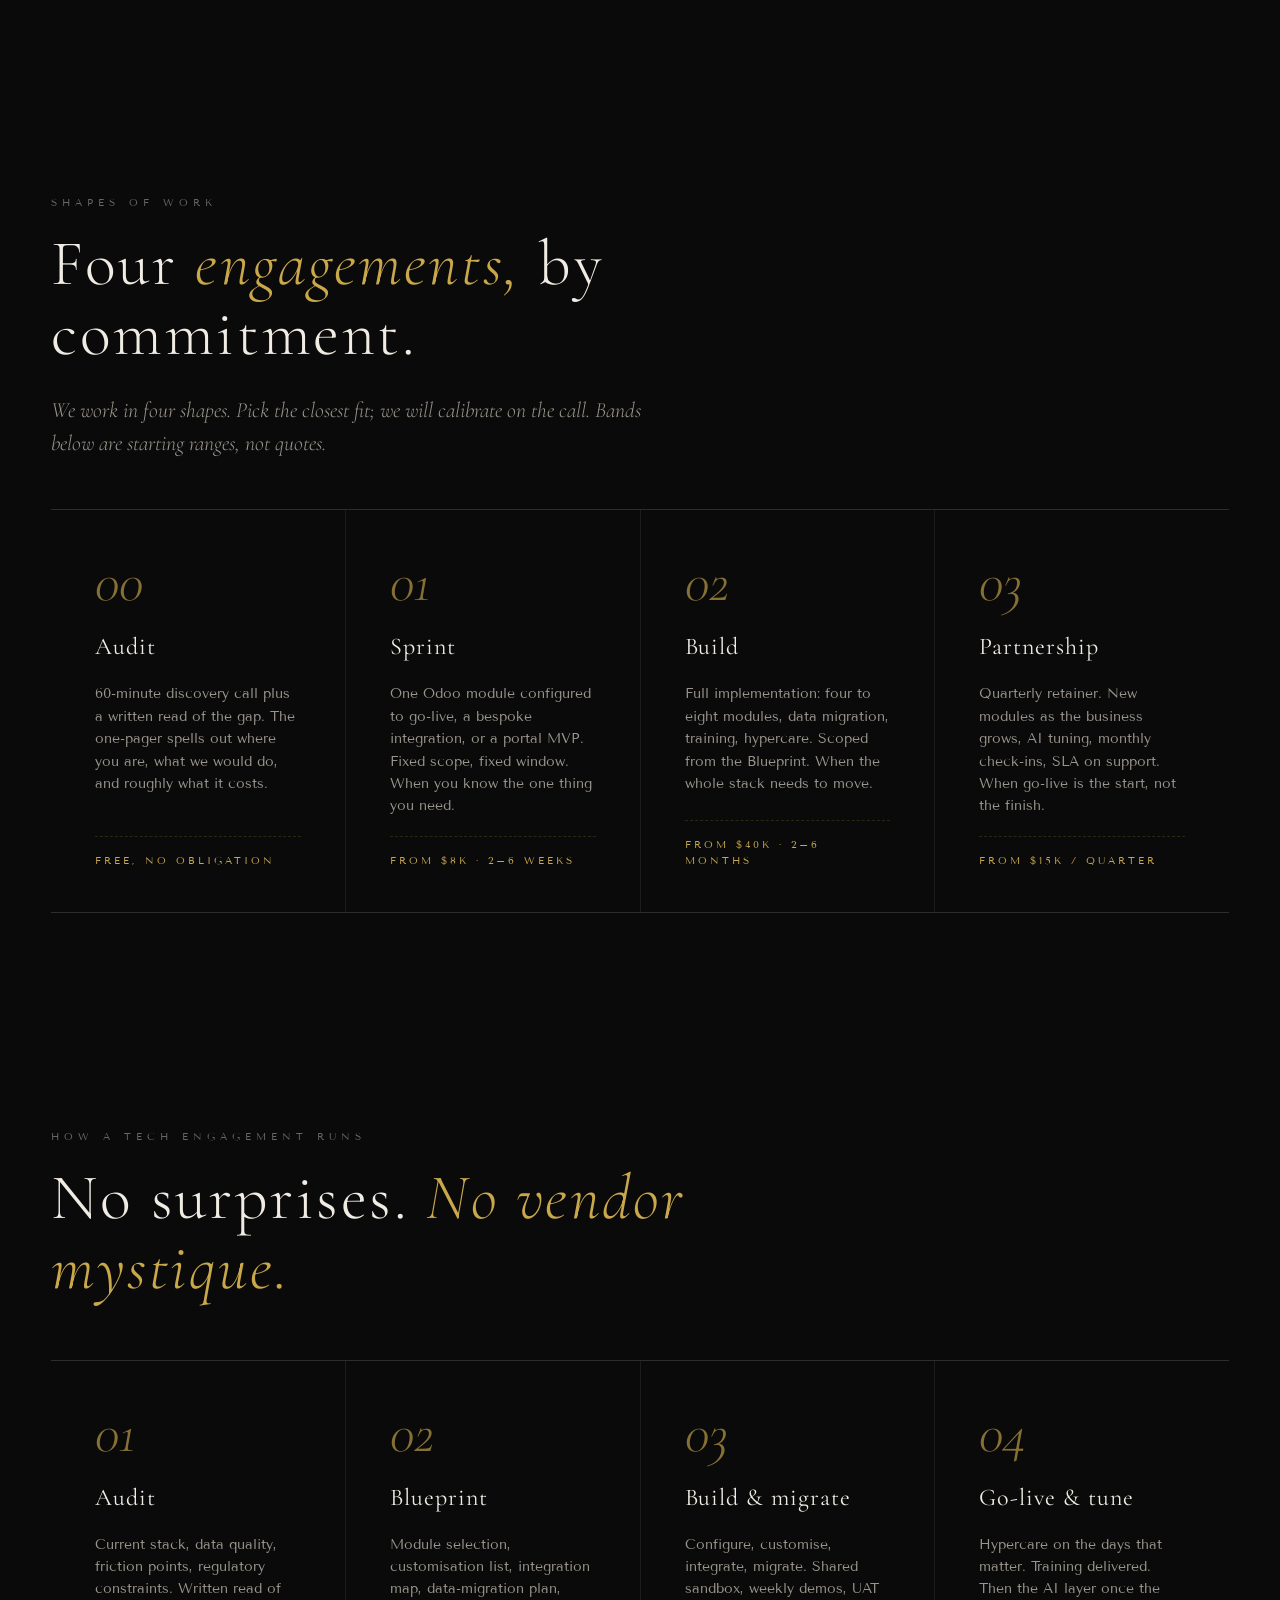
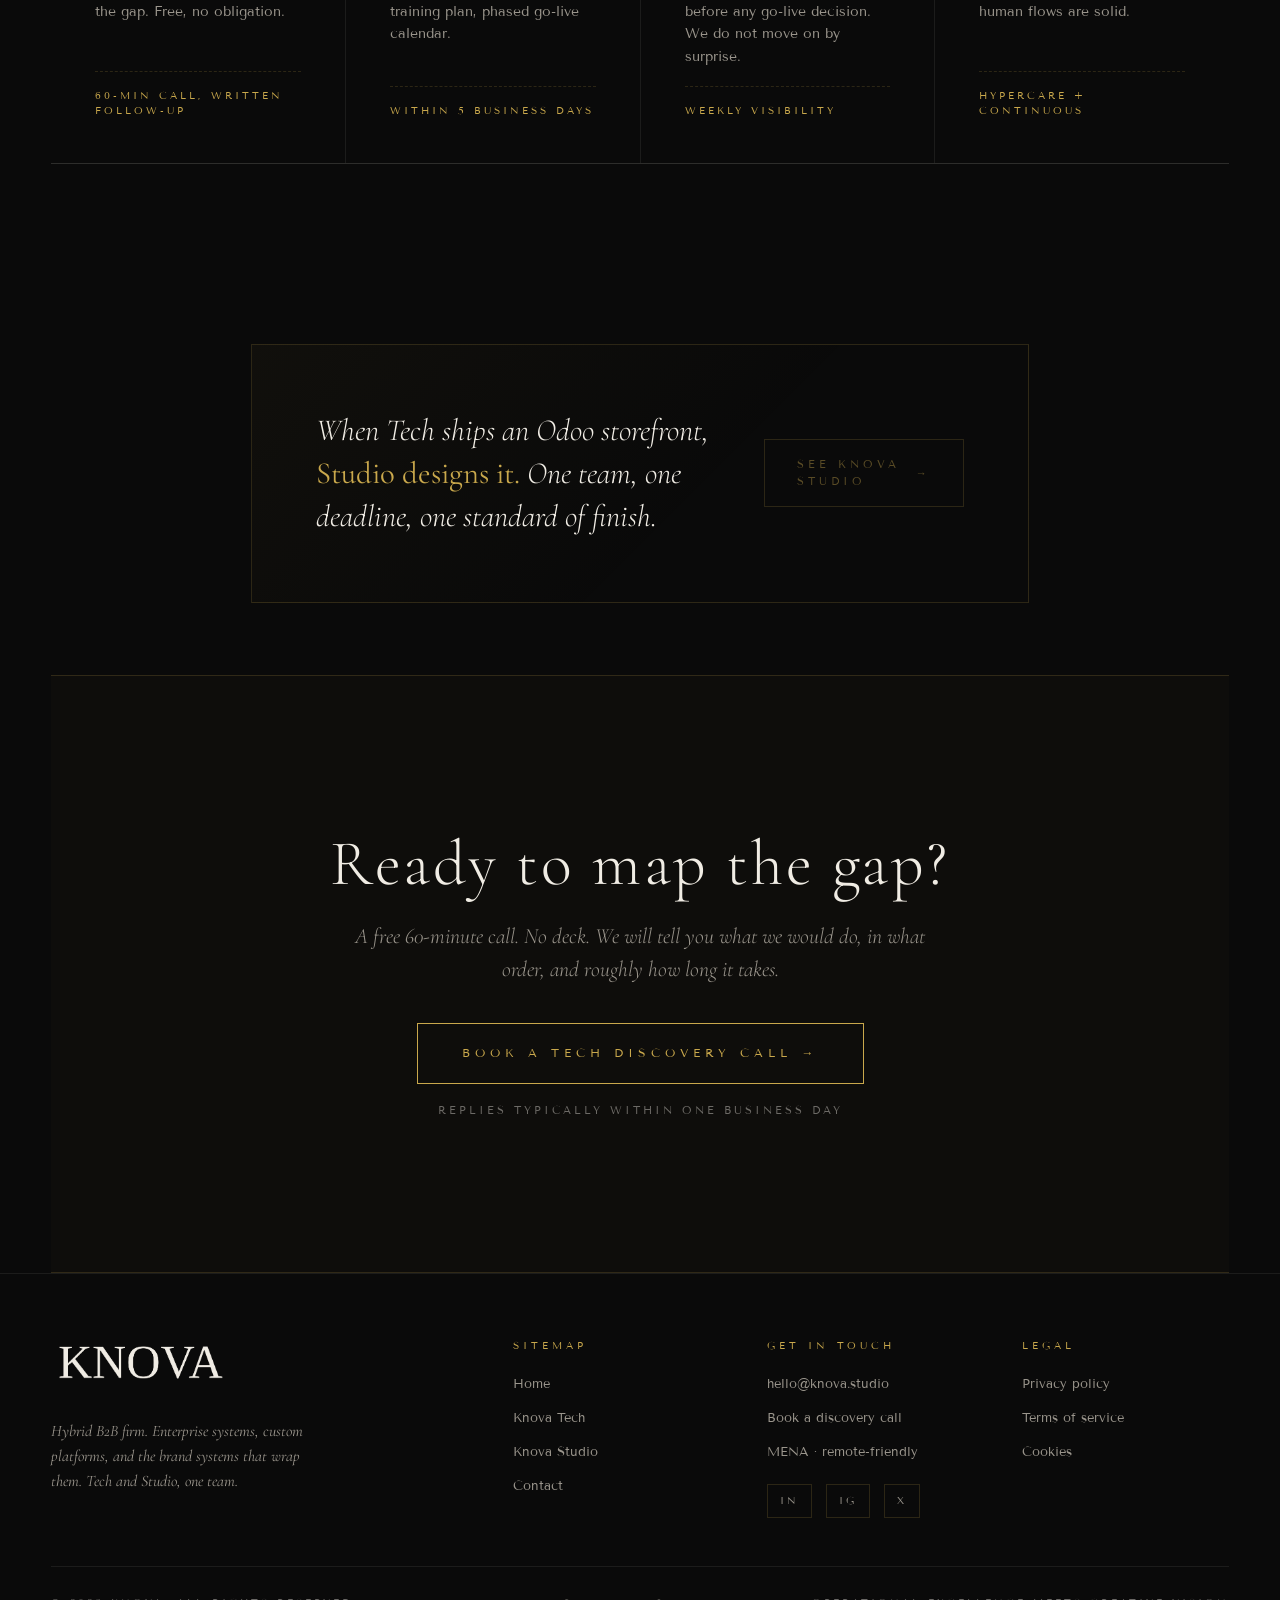
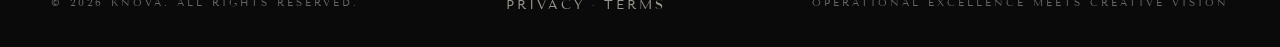
<file: tech.html>
<!DOCTYPE html>
<html lang="en">
<head>
  <meta charset="UTF-8" />
  <meta name="viewport" content="width=device-width, initial-scale=1" />
  <title>Knova Tech, Odoo, integrations, and AI workflows</title>
  <meta name="description" content="Knova Tech: enterprise Odoo implementation, custom modules, legacy integrations, and AI workflows. Production-grade engineering for MENA businesses." />
  <meta name="theme-color" content="#0a0a0a" />
  <link rel="canonical" href="https://knova.studio/tech.html" />

  <!-- Open Graph -->
  <meta property="og:type" content="website" />
  <meta property="og:site_name" content="Knova" />
  <meta property="og:title" content="Knova Tech, Odoo, integrations, and AI workflows" />
  <meta property="og:description" content="Enterprise Odoo implementation, custom modules, legacy integrations, and AI workflows. Production-grade engineering for MENA businesses." />
  <meta property="og:url" content="https://knova.studio/tech.html" />
  <meta property="og:image" content="https://knova.studio/assets/img/og-image.png" />
  <meta property="og:image:width" content="1200" />
  <meta property="og:image:height" content="630" />
  <meta property="og:locale" content="en_US" />

  <!-- Twitter / X -->
  <meta name="twitter:card" content="summary_large_image" />
  <meta name="twitter:title" content="Knova Tech, Odoo, integrations, and AI workflows" />
  <meta name="twitter:description" content="Production-grade Odoo, integrations, and AI workflows for MENA businesses." />
  <meta name="twitter:image" content="https://knova.studio/assets/img/og-image.png" />

  <link rel="icon" type="image/png" href="assets/img/kn-mark.png" />
  <link rel="preconnect" href="https://fonts.googleapis.com" />
  <link rel="preconnect" href="https://fonts.gstatic.com" crossorigin />
  <link rel="stylesheet" href="https://fonts.googleapis.com/css2?family=Cormorant+Garamond:wght@300;400;500;600&family=Tenor+Sans&display=swap" />
  <link rel="stylesheet" href="assets/css/knova.css?v=16" />

  <!-- JSON-LD Service -->
  <script type="application/ld+json">
  {
    "@context": "https://schema.org",
    "@type": "Service",
    "serviceType": "Enterprise software implementation",
    "provider": {
      "@type": "Organization",
      "name": "Knova",
      "url": "https://knova.studio/"
    },
    "name": "Knova Tech",
    "description": "Odoo ERP, custom modules, legacy integrations, and AI workflows for MENA businesses.",
    "areaServed": "MENA",
    "url": "https://knova.studio/tech.html",
    "hasOfferCatalog": {
      "@type": "OfferCatalog",
      "name": "Knova Tech capabilities",
      "itemListElement": [
        { "@type": "Offer", "itemOffered": { "@type": "Service", "name": "Odoo ERP implementation" } },
        { "@type": "Offer", "itemOffered": { "@type": "Service", "name": "Custom Odoo modules" } },
        { "@type": "Offer", "itemOffered": { "@type": "Service", "name": "Legacy and API integration" } },
        { "@type": "Offer", "itemOffered": { "@type": "Service", "name": "AI workflow design" } },
        { "@type": "Offer", "itemOffered": { "@type": "Service", "name": "E-invoicing (ZATCA)" } }
      ]
    }
  }
  </script>
</head>
<body>

  <a class="skip" href="#main">Skip to content</a>

  <nav class="nav" aria-label="Primary">
    <a href="index.html" class="nav-brand" aria-label="Knova home">
      <img class="nav-logo" src="assets/img/kn-mark.png" alt="Knova" />
      <span class="nav-est">Est. 2024</span>
    </a>
    <button class="nav-toggle" aria-controls="primary-menu" aria-expanded="false">Menu</button>
    <ul id="primary-menu" class="nav-menu">
      <li><a class="nav-link" href="index.html">Home</a></li>
      <li><a class="nav-link" href="tech.html" aria-current="page">Tech</a></li>
      <li><a class="nav-link" href="studio.html">Studio</a></li>
      <li><a class="nav-link" href="contact.html">Contact</a></li>
    </ul>
    <a class="nav-cta" href="contact.html">Book a call <span class="arrow" aria-hidden="true">&rarr;</span></a>
  </nav>

  <!-- ── HERO ─────────────────────────────────────────────────────── -->
  <!-- Atmosphere: ONE clean contour gesture, low in the frame. No crossings. -->
  <header class="hero" id="main">
    <svg class="hero-contour" viewBox="0 0 1600 900" preserveAspectRatio="xMidYMid slice" aria-hidden="true">
      <path d="M -80 720 C 280 600, 700 660, 1050 540 S 1500 400, 1720 360" />
    </svg>

    <div class="container">
      <div class="hero-grid reveal">
        <div>
          <div class="hero-tag">
            <span class="hairline"></span>
            <span class="eyebrow">Knova Tech</span>
          </div>
          <h1 class="display">
            Odoo, integrations,<br />
            and <i>AI workflows.</i>
          </h1>
          <p class="lede" style="margin-block-start:32px;">
            We replace fragmented tooling with one operational system, configured to
            your actual workflow, integrated with what you cannot rip out, and tuned
            by AI where the gain is real.
          </p>
          <div class="hero-actions">
            <a class="btn btn--lg" href="contact.html">Book a Tech discovery call <span class="arrow">&rarr;</span></a>
            <a class="btn btn--ghost" href="#modules">Browse the modules</a>
          </div>
          <div class="hero-meta">
            <div><b>12</b> Odoo modules, production-grade</div>
            <div><b>Custom</b> modules &amp; integrations</div>
            <div><b>AI-native</b> workflow design</div>
            <div><b>MENA-tax</b> ready (e-invoicing, ZATCA)</div>
          </div>
        </div>
      </div>
    </div>
  </header>

  <!-- ── CAPABILITY CLUSTERS ─────────────────────────────────────── -->
  <section id="modules">
    <!-- Cluster 1 -->
    <div class="cluster">
      <div class="container">
        <div class="cluster-head reveal">
          <div>
            <div class="eyebrow" style="margin-block-end:18px;">Cluster 01</div>
            <h2 class="h1">Sales &amp; <i>Customer.</i></h2>
          </div>
          <p class="lede">
            The front end of revenue. From first touch to repeat business, on one
            ledger you can trust.
          </p>
        </div>
        <div class="cluster-modules reveal">
          <article class="module">
            <h3 class="module-name">Sales &amp; CRM</h3>
            <p class="module-body">
              Pipeline, quotation flow, contracts, subscription billing. Built on
              the same source of truth as inventory and finance.
            </p>
            <div class="module-tag">Production-grade</div>
          </article>
          <article class="module">
            <h3 class="module-name">Helpdesk</h3>
            <p class="module-body">
              SLA-driven ticketing connected to sales and project records, so support
              never asks the customer what you already know.
            </p>
            <div class="module-tag">SLA-ready</div>
          </article>
          <article class="module">
            <h3 class="module-name">Website &amp; E-Commerce</h3>
            <p class="module-body">
              Native Odoo storefront, designed by Studio, shipped by Tech.
              Catalogue, checkout, and order flow on the same backend.
            </p>
            <div class="module-tag">Integrated by default</div>
          </article>
        </div>
      </div>
    </div>

    <!-- Cluster 2 -->
    <!-- Atmosphere: ONE outlined shape, set against the right edge. -->
    <div class="cluster section-stage">
      <div class="hero-shapes" aria-hidden="true">
        <div class="hero-shape hero-shape--a"></div>
      </div>
      <div class="container">
        <div class="cluster-head reveal">
          <div>
            <div class="eyebrow" style="margin-block-end:18px;">Cluster 02</div>
            <h2 class="h1">Operations &amp; <i>Supply.</i></h2>
          </div>
          <p class="lede">
            The back end of throughput. Inventory accurate to the bin, purchasing
            that anticipates demand, manufacturing that closes the loop.
          </p>
        </div>
        <div class="cluster-modules reveal">
          <article class="module">
            <h3 class="module-name">Purchase Management</h3>
            <p class="module-body">
              RFQ flow, vendor management, multi-level approval rules,
              three-way matching wired to receipts and invoices.
            </p>
            <div class="module-tag">Approval-flow ready</div>
          </article>
          <article class="module">
            <h3 class="module-name">Inventory Control</h3>
            <p class="module-body">
              Multi-warehouse, lot/serial tracking, reordering rules,
              barcode workflows that survive a busy stockroom.
            </p>
            <div class="module-tag">Barcode-tested</div>
          </article>
          <article class="module">
            <h3 class="module-name">Manufacturing</h3>
            <p class="module-body">
              BOMs, work orders, routings, quality checks. Built for shops
              that need to know unit cost, not estimate it.
            </p>
            <div class="module-tag">Costed routings</div>
          </article>
        </div>
      </div>
    </div>

    <!-- Cluster 3 -->
    <div class="cluster">
      <div class="container">
        <div class="cluster-head reveal">
          <div>
            <div class="eyebrow" style="margin-block-end:18px;">Cluster 03</div>
            <h2 class="h1">Finance &amp; <i>Compliance.</i></h2>
          </div>
          <p class="lede">
            Numbers a CFO will sign their name to. Tax-ready for the markets
            you actually trade in.
          </p>
        </div>
        <div class="cluster-modules reveal">
          <article class="module">
            <h3 class="module-name">Finance &amp; Accounting</h3>
            <p class="module-body">
              Full general ledger, multi-currency, multi-company, analytic
              accounting tied to projects and cost centres.
            </p>
            <div class="module-tag">Auditor-friendly</div>
          </article>
          <article class="module">
            <h3 class="module-name">E-Invoicing</h3>
            <p class="module-body">
              ZATCA-aligned e-invoicing for Saudi, with the same engine ready
              for other GCC markets as their mandates land.
            </p>
            <div class="module-tag">ZATCA-ready</div>
          </article>
          <article class="module">
            <h3 class="module-name">AI &amp; Dashboards</h3>
            <p class="module-body">
              Real-time dashboards from the live ledger, plus AI on top:
              cash forecasting, anomaly detection, demand signals.
            </p>
            <div class="module-tag">Live data</div>
          </article>
        </div>
      </div>
    </div>

    <!-- Cluster 4 -->
    <div class="cluster">
      <div class="container">
        <div class="cluster-head reveal">
          <div>
            <div class="eyebrow" style="margin-block-end:18px;">Cluster 04</div>
            <h2 class="h1">People &amp; <i>Productivity.</i></h2>
          </div>
          <p class="lede">
            The systems your team actually opens every day. Calm interfaces,
            sharp data, less drag.
          </p>
        </div>
        <div class="cluster-modules reveal">
          <article class="module">
            <h3 class="module-name">HR &amp; Payroll</h3>
            <p class="module-body">
              Employees, contracts, leave, expense claims, payroll structures
              configured for local labour law.
            </p>
            <div class="module-tag">Localised payroll</div>
          </article>
          <article class="module">
            <h3 class="module-name">Projects &amp; Timesheets</h3>
            <p class="module-body">
              Task boards, time capture, project profitability linked to
              invoicing. Visibility for ops, accountability for delivery.
            </p>
            <div class="module-tag">Profitability-aware</div>
          </article>
          <article class="module">
            <h3 class="module-name">E-Marketing</h3>
            <p class="module-body">
              Email automation, segmentation, and campaign reporting on the
              same contact records as sales and support.
            </p>
            <div class="module-tag">Same source of truth</div>
          </article>
        </div>
      </div>
    </div>
  </section>

  <!-- ── CUSTOM DEV & INTEGRATIONS ──────────────────────────────── -->
  <section class="section">
    <div class="container">
      <div class="reveal" style="margin-block-end:48px; max-inline-size:var(--measure);">
        <div class="eyebrow" style="margin-block-end:18px;">Beyond standard Odoo</div>
        <h2 class="h1">Custom development <i>&amp;</i> integration.</h2>
        <p class="lede" style="margin-block-start:24px;">
          When standard modules end, our engineering begins. Bespoke logic that
          fits your workflow instead of the other way around.
        </p>
      </div>

      <div class="cluster-modules reveal" style="border-color: var(--gold-line); background: var(--gold-line);">
        <article class="module">
          <h3 class="module-name">Bespoke modules</h3>
          <p class="module-body">
            New objects, new flows, new screens. Built as proper Odoo apps,
            upgrade-safe, owned by you.
          </p>
          <div class="module-tag">Upgrade-safe</div>
        </article>
        <article class="module">
          <h3 class="module-name">Legacy &amp; API integration</h3>
          <p class="module-body">
            REST, SOAP, GraphQL, file-drop, scheduled syncs. We bridge the old
            system you cannot retire yet to the new one.
          </p>
          <div class="module-tag">REST &middot; SOAP &middot; GraphQL</div>
        </article>
        <article class="module">
          <h3 class="module-name">Supplier &amp; client portals</h3>
          <p class="module-body">
            Branded self-serve portals for vendors and customers. Less email
            chasing, faster cycles, audit trail by default.
          </p>
          <div class="module-tag">Self-serve, branded</div>
        </article>
      </div>
    </div>
  </section>

  <!-- ── AI WORKFLOWS ───────────────────────────────────────────── -->
  <!-- Atmosphere: SPARKLES ONLY. Reads as intelligence / spark, not animated soup. -->
  <section class="section section-stage">
    <canvas class="hero-sparkles" data-count="70" data-color="#C9A84C" aria-hidden="true"></canvas>
    <div class="container">
      <div class="reveal" style="margin-block-end:48px; max-inline-size:var(--measure);">
        <div class="eyebrow" style="margin-block-end:18px;">Where AI earns its keep</div>
        <h2 class="h1">AI workflows that <i>learn,</i> not just demo.</h2>
        <p class="lede" style="margin-block-start:24px;">
          We build the AI in once the boring problem is solved. Not before. The
          result is automation that adapts to your exceptions instead of breaking
          on them.
        </p>
      </div>

      <div class="cluster-modules reveal">
        <article class="module">
          <h3 class="module-name">Intelligent matching</h3>
          <p class="module-body">
            Invoice-to-PO matching, payment reconciliation, supplier dedupe.
            The model learns from how your team resolves the edge cases.
          </p>
          <div class="module-tag">Learns from exceptions</div>
        </article>
        <article class="module">
          <h3 class="module-name">Predictive operations</h3>
          <p class="module-body">
            Demand forecasting, stock-out warnings, cash-runway projection.
            Signals on your dashboard, not buried in a quarterly report.
          </p>
          <div class="module-tag">Surfaced where you work</div>
        </article>
        <article class="module">
          <h3 class="module-name">Workflow automation</h3>
          <p class="module-body">
            Approval routing, document drafting, ticket triage. Rules where
            rules are right, models where they are not.
          </p>
          <div class="module-tag">Rules &amp; models, in their place</div>
        </article>
      </div>
    </div>
  </section>

  <!-- ── ENGAGEMENT ANCHORS ─────────────────────────────────────── -->
  <!-- Pricing bands below are starting suggestions; calibrate before going live. -->
  <section class="section" id="engagements">
    <div class="container">
      <div class="reveal" style="margin-block-end:48px; max-inline-size:var(--measure);">
        <div class="eyebrow eyebrow--mute" style="margin-block-end:18px;">Shapes of work</div>
        <h2 class="h1">Four <i>engagements,</i> by commitment.</h2>
        <p class="lede" style="margin-block-start:24px;">
          We work in four shapes. Pick the closest fit; we will calibrate on the call.
          Bands below are starting ranges, not quotes.
        </p>
      </div>

      <div class="method reveal">
        <article class="stage">
          <div class="stage-num">00</div>
          <h3 class="stage-name">Audit</h3>
          <p class="stage-body">
            60-minute discovery call plus a written read of the gap. The one-pager spells
            out where you are, what we would do, and roughly what it costs.
          </p>
          <div class="stage-meta">Free, no obligation</div>
        </article>
        <article class="stage">
          <div class="stage-num">01</div>
          <h3 class="stage-name">Sprint</h3>
          <p class="stage-body">
            One Odoo module configured to go-live, a bespoke integration, or a portal MVP.
            Fixed scope, fixed window. When you know the one thing you need.
          </p>
          <div class="stage-meta">From $8K &middot; 2&ndash;6 weeks</div>
        </article>
        <article class="stage">
          <div class="stage-num">02</div>
          <h3 class="stage-name">Build</h3>
          <p class="stage-body">
            Full implementation: four to eight modules, data migration, training, hypercare.
            Scoped from the Blueprint. When the whole stack needs to move.
          </p>
          <div class="stage-meta">From $40K &middot; 2&ndash;6 months</div>
        </article>
        <article class="stage">
          <div class="stage-num">03</div>
          <h3 class="stage-name">Partnership</h3>
          <p class="stage-body">
            Quarterly retainer. New modules as the business grows, AI tuning, monthly
            check-ins, SLA on support. When go-live is the start, not the finish.
          </p>
          <div class="stage-meta">From $15K&nbsp;/&nbsp;quarter</div>
        </article>
      </div>
    </div>
  </section>

  <!-- ── HOW A TECH ENGAGEMENT RUNS ─────────────────────────────── -->
  <section class="section">
    <div class="container">
      <div class="reveal" style="margin-block-end:56px; max-inline-size:var(--measure);">
        <div class="eyebrow eyebrow--mute" style="margin-block-end:18px;">How a Tech engagement runs</div>
        <h2 class="h1">No surprises. <i>No vendor mystique.</i></h2>
      </div>

      <div class="method reveal">
        <article class="stage">
          <div class="stage-num">01</div>
          <h3 class="stage-name">Audit</h3>
          <p class="stage-body">
            Current stack, data quality, friction points, regulatory constraints.
            Written read of the gap. Free, no obligation.
          </p>
          <div class="stage-meta">60-min call, written follow-up</div>
        </article>
        <article class="stage">
          <div class="stage-num">02</div>
          <h3 class="stage-name">Blueprint</h3>
          <p class="stage-body">
            Module selection, customisation list, integration map, data-migration
            plan, training plan, phased go-live calendar.
          </p>
          <div class="stage-meta">Within 5 business days</div>
        </article>
        <article class="stage">
          <div class="stage-num">03</div>
          <h3 class="stage-name">Build &amp; migrate</h3>
          <p class="stage-body">
            Configure, customise, integrate, migrate. Shared sandbox, weekly demos,
            UAT before any go-live decision. We do not move on by surprise.
          </p>
          <div class="stage-meta">Weekly visibility</div>
        </article>
        <article class="stage">
          <div class="stage-num">04</div>
          <h3 class="stage-name">Go-live &amp; tune</h3>
          <p class="stage-body">
            Hypercare on the days that matter. Training delivered. Then the AI
            layer once the human flows are solid.
          </p>
          <div class="stage-meta">Hypercare + continuous</div>
        </article>
      </div>
    </div>
  </section>

  <!-- ── CROSS-SELL HINGE ───────────────────────────────────────── -->
  <section class="section--tight">
    <div class="container container--narrow">
      <div class="hinge reveal">
        <p class="hinge-quote">
          When Tech ships an Odoo storefront, <b>Studio designs it.</b> One team,
          one deadline, one standard of finish.
        </p>
        <a class="btn btn--ghost" href="studio.html">See Knova Studio <span class="arrow">&rarr;</span></a>
      </div>
    </div>
  </section>

  <!-- ── CTA ────────────────────────────────────────────────────── -->
  <section>
    <div class="container">
      <div class="cta-block reveal">
        <canvas class="hero-sparkles" data-count="80" data-color="#C9A84C" aria-hidden="true"></canvas>
        <h2 class="h1">Ready to map the gap?</h2>
        <p class="lede">
          A free 60-minute call. No deck. We will tell you what we would do, in
          what order, and roughly how long it takes.
        </p>
        <a class="btn btn--lg" href="contact.html">Book a Tech discovery call <span class="arrow">&rarr;</span></a>
        <div class="fine">Replies typically within one business day</div>
      </div>
    </div>
  </section>

  <!-- ── FOOTER ─────────────────────────────────────────────────── -->
  <footer class="foot">
    <div class="container">
      <div class="foot-grid">
        <div class="foot-col">
          <img class="foot-wordmark" src="assets/img/knova-wordmark.png" alt="Knova" />
          <p class="foot-brand-tag">
            Hybrid B2B firm. Enterprise systems, custom platforms, and the brand
            systems that wrap them. Tech and Studio, one team.
          </p>
        </div>
        <div class="foot-col">
          <div class="foot-title">Sitemap</div>
          <a class="foot-link" href="index.html">Home</a>
          <a class="foot-link" href="tech.html">Knova Tech</a>
          <a class="foot-link" href="studio.html">Knova Studio</a>
          <a class="foot-link" href="contact.html">Contact</a>
        </div>
        <div class="foot-col">
          <div class="foot-title">Get in touch</div>
          <a class="foot-link" href="mailto:hello@knova.studio">hello@knova.studio</a>
          <a class="foot-link" href="contact.html">Book a discovery call</a>
          <span class="foot-link">MENA &middot; remote-friendly</span>
          <div class="foot-social" aria-label="Knova on social">
            <a href="https://www.linkedin.com/" rel="noopener" aria-label="LinkedIn">In</a>
            <a href="https://www.instagram.com/" rel="noopener" aria-label="Instagram">Ig</a>
            <a href="https://x.com/" rel="noopener" aria-label="X (formerly Twitter)">X</a>
          </div>
        </div>
        <div class="foot-col">
          <div class="foot-title">Legal</div>
          <a class="foot-link" href="legal.html#privacy">Privacy policy</a>
          <a class="foot-link" href="legal.html#terms">Terms of service</a>
          <a class="foot-link" href="legal.html#privacy">Cookies</a>
        </div>
      </div>
      <div class="foot-base">
        <span>&copy; <span data-year></span> Knova. All rights reserved.</span>
        <span><a class="foot-link" href="legal.html#privacy">Privacy</a> &middot; <a class="foot-link" href="legal.html#terms">Terms</a></span>
        <span>Operational excellence meets creative vision</span>
      </div>
    </div>
  </footer>

  <script src="assets/js/knova.js" defer></script>
</body>
</html>
</file>
<file: assets/css/knova.css>
/* ═══════════════════════════════════════════════════════════════════════════
   KNOVA — shared stylesheet
   All four pages (index, tech, studio, contact) use this single file.
   Swap brand tokens at the top to re-skin the whole site.
═══════════════════════════════════════════════════════════════════════════ */

/* Fonts are loaded via <link rel="preconnect"> + <link rel="stylesheet"> in each HTML
   <head> to avoid the render-blocking @import roundtrip. See index.html etc. */

:root {
  /* Brand palette. Tint every neutral toward the gold hue.  */
  --gold:        #C9A84C;
  --gold-soft:   rgba(201, 168, 76, 0.42);
  --gold-line:   rgba(201, 168, 76, 0.18);
  --gold-dim:    #7a6a3a;

  --ink:         #f0ece4;     /* cream, tinted toward gold */
  --ink-mute:    #9a958c;
  --ink-faint:   rgba(240, 236, 228, 0.42);

  --bg:          #0a0a0a;
  --bg-raised:   #111110;
  --bg-tinted:   rgba(201, 168, 76, 0.022);
  --line:        rgba(240, 236, 228, 0.08);
  --line-strong: rgba(240, 236, 228, 0.18);

  /* Type */
  --serif:       'Cormorant Garamond', 'Times New Roman', serif;
  --sans:        'Tenor Sans', 'Helvetica Neue', sans-serif;

  /* Rhythm */
  --gutter:      clamp(20px, 4vw, 56px);
  --section-y:   clamp(80px, 12vh, 160px);
  --measure:     68ch;

  /* Motion */
  --ease-out:    cubic-bezier(0.16, 1, 0.3, 1);  /* ease-out-quart-ish */
  --dur-fast:    220ms;
  --dur-base:    420ms;
  --dur-slow:    720ms;
}

* { margin: 0; padding: 0; box-sizing: border-box; }

html { scroll-behavior: smooth; }

body {
  background: var(--bg);
  color: var(--ink);
  font-family: var(--sans);
  font-size: 16px;
  line-height: 1.55;
  overflow-x: hidden;
  -webkit-font-smoothing: antialiased;
  -moz-osx-font-smoothing: grayscale;
  position: relative;
}

/* Skip link — visible only when focused, jumps over the nav for keyboard users. */
.skip {
  position: absolute;
  inset-block-start: -200px;
  inset-inline-start: 12px;
  z-index: 10000;
  font-family: var(--sans);
  font-size: 11px;
  letter-spacing: 4px;
  text-transform: uppercase;
  color: var(--bg);
  background: var(--gold);
  padding: 14px 22px;
  border: 0;
  transition: inset-block-start var(--dur-fast) var(--ease-out);
}
.skip:focus,
.skip:focus-visible {
  inset-block-start: 12px;
  outline: 2px solid var(--ink);
  outline-offset: -4px;
}
/* Paper-grain idea (from Paper Shaders): static, page-level, low-opacity warmth. */
body::after {
  content: '';
  position: fixed;
  inset: 0;
  background-image: url('../img/grain.svg');
  background-size: 220px 220px;
  background-repeat: repeat;
  opacity: 0.14;
  mix-blend-mode: screen;
  pointer-events: none;
  z-index: 1;
}
/* Keep nav and content above the grain layer. */
.nav, main, header, section, footer, #loader { position: relative; z-index: 2; }
#loader { z-index: 999; }

a { color: inherit; text-decoration: none; }
button { font: inherit; cursor: pointer; background: transparent; border: 0; color: inherit; }
img, svg { display: block; max-inline-size: 100%; }

::selection { background: var(--gold); color: var(--bg); }

/* ═══════════════════════════════
   TYPOGRAPHIC SCALE
═══════════════════════════════ */
.eyebrow {
  font-family: var(--sans);
  font-size: 10px;
  letter-spacing: 5px;
  text-transform: uppercase;
  color: var(--gold);
}
.eyebrow--mute { color: var(--ink-faint); }

.display {
  font-family: var(--serif);
  font-weight: 300;
  font-size: clamp(42px, 7vw, 96px);
  letter-spacing: 0.04em;
  line-height: 1.05;
  color: var(--ink);
}
.display i, .display em {
  font-style: italic;
  color: var(--gold);
  letter-spacing: 0.06em;
}

.h1 {
  font-family: var(--serif);
  font-weight: 300;
  font-size: clamp(36px, 5.2vw, 64px);
  letter-spacing: 0.04em;
  line-height: 1.1;
}
.h1 i { font-style: italic; color: var(--gold); }

.h2 {
  font-family: var(--serif);
  font-weight: 300;
  font-size: clamp(28px, 3.6vw, 44px);
  letter-spacing: 0.03em;
  line-height: 1.15;
}

.h3 {
  font-family: var(--serif);
  font-weight: 400;
  font-size: clamp(20px, 1.8vw, 24px);
  letter-spacing: 0.04em;
  line-height: 1.25;
}

.lede {
  font-family: var(--serif);
  font-weight: 300;
  font-style: italic;
  font-size: clamp(18px, 1.7vw, 22px);
  line-height: 1.55;
  color: var(--ink-mute);
  max-inline-size: var(--measure);
}

.body { color: var(--ink-mute); max-inline-size: var(--measure); }
.body--ink { color: var(--ink); }

.tag {
  display: inline-block;
  font-family: var(--sans);
  font-size: 9px;
  letter-spacing: 3px;
  text-transform: uppercase;
  color: var(--gold-soft);
  border: 1px solid var(--gold-line);
  padding: 5px 11px;
  transition: color var(--dur-fast) var(--ease-out),
              border-color var(--dur-fast) var(--ease-out);
}
.tag:hover { color: var(--gold); border-color: rgba(201,168,76,0.42); }

/* ═══════════════════════════════
   LAYOUT
═══════════════════════════════ */
.container {
  width: 100%;
  max-inline-size: 1280px;
  margin-inline: auto;
  padding-inline: var(--gutter);
}
.container--narrow { max-inline-size: 880px; }
.container--wide   { max-inline-size: 1480px; }

.section { padding-block: var(--section-y); }
.section--tight { padding-block: clamp(56px, 8vh, 96px); }

.rule {
  block-size: 1px;
  background: var(--line);
  border: 0;
  margin-block: 0;
}

/* ═══════════════════════════════
   NAV
═══════════════════════════════ */
.nav {
  position: fixed;
  inset-block-start: 0;
  inset-inline: 0;
  z-index: 100;
  display: flex;
  align-items: center;
  gap: clamp(12px, 1.8vw, 24px);
  padding: 16px var(--gutter);
  /* Always-on subtle backdrop so menu links never read on top of body text. */
  background: rgba(10, 10, 10, 0.5);
  backdrop-filter: blur(10px);
  -webkit-backdrop-filter: blur(10px);
  border-block-end: 1px solid transparent;
  transition: background var(--dur-base) var(--ease-out),
              border-color var(--dur-base) var(--ease-out),
              backdrop-filter var(--dur-base) var(--ease-out);
}
.nav-brand { margin-inline-end: auto; }

/* Nav CTA — persistent Book-a-call button */
.nav-cta {
  display: inline-flex;
  align-items: center;
  gap: 8px;
  font-family: var(--sans);
  font-size: 10px;
  letter-spacing: 3px;
  text-transform: uppercase;
  color: var(--bg);
  background: var(--gold);
  padding: 10px 16px;
  border: 1px solid var(--gold);
  white-space: nowrap;
  transition: background var(--dur-fast) var(--ease-out),
              color var(--dur-fast) var(--ease-out);
}
.nav-cta:hover { background: transparent; color: var(--gold); }
.nav-cta .arrow { transition: transform var(--dur-fast) var(--ease-out); }
.nav-cta:hover .arrow { transform: translateX(3px); }
/* Hide the desktop CTA where the hamburger takes over. */
@media (max-width: 980px) {
  .nav-cta { display: none; }
}

/* Scrolled past the hero: nav goes mostly opaque. */
.nav.scrolled {
  background: rgba(10, 10, 10, 0.92);
  backdrop-filter: blur(14px);
  -webkit-backdrop-filter: blur(14px);
  border-block-end-color: var(--gold-line);
}
/* When the mobile menu is open: nav bar is fully solid, no blur (cleaner edge). */
.nav.menu-open {
  background: var(--bg);
  backdrop-filter: none;
  -webkit-backdrop-filter: none;
  border-block-end-color: var(--gold-line);
}

.nav-brand {
  display: flex;
  align-items: center;
  gap: 14px;
  padding-block: 4px;
}
.nav-logo {
  block-size: 36px;
  inline-size: auto;
  transition: opacity var(--dur-fast) var(--ease-out);
}
.nav-brand:hover .nav-logo { opacity: 0.85; }
.nav-est {
  font-family: var(--sans);
  font-size: 9px;
  letter-spacing: 4px;
  text-transform: uppercase;
  color: var(--gold);
  padding-inline-start: 14px;
  border-inline-start: 1px solid var(--gold-line);
}
@media (max-width: 600px) {
  .nav-est { display: none; }
  .nav-logo { block-size: 32px; }
}

.nav-menu {
  display: flex;
  align-items: center;
  gap: clamp(16px, 2.4vw, 36px);
  list-style: none;
}
.nav-link {
  font-family: var(--sans);
  font-size: 11px;
  letter-spacing: 3px;
  text-transform: uppercase;
  color: var(--ink);
  padding-block: 8px;
  position: relative;
  transition: color var(--dur-fast) var(--ease-out);
}
.nav-link::after {
  content: '';
  position: absolute;
  inset-inline-start: 0;
  inset-block-end: 4px;
  block-size: 1px;
  inline-size: 0;
  background: var(--gold);
  transition: inline-size var(--dur-base) var(--ease-out);
}
.nav-link:hover { color: var(--gold); }
.nav-link:hover::after,
.nav-link[aria-current="page"]::after { inline-size: 100%; }
.nav-link[aria-current="page"] { color: var(--gold); }

.nav-toggle {
  display: none;
  background: transparent;
  border: 1px solid var(--gold-line);
  color: var(--gold);
  font-size: 10px;
  letter-spacing: 3px;
  text-transform: uppercase;
  padding: 10px 16px;
}

/* Hamburger / overlay menu — kicks in earlier so the desktop nav never cramps. */
@media (max-width: 980px) {
  .nav-menu {
    position: fixed;
    inset-block-start: 64px;
    inset-inline: 0;
    inset-block-end: 0;
    flex-direction: column;
    justify-content: center;
    align-items: center;
    gap: clamp(20px, 5vh, 40px);
    padding: 32px var(--gutter) 64px;
    /* Solid bg via var token AND a fallback literal so it covers content underneath. */
    background-color: #0a0a0a;
    background-color: var(--bg);
    border-block-start: 1px solid var(--gold-line);
    /* Layered hide: off-screen + invisible + non-interactive when closed. */
    transform: translateY(-110%);
    opacity: 0;
    visibility: hidden;
    pointer-events: none;
    transition: transform var(--dur-base) var(--ease-out),
                opacity var(--dur-base) var(--ease-out),
                visibility 0s linear var(--dur-base);
    z-index: 95;
    overflow-y: auto;
  }
  .nav-menu.open {
    transform: translateY(0);
    opacity: 1;
    visibility: visible;
    pointer-events: auto;
    transition: transform var(--dur-base) var(--ease-out),
                opacity var(--dur-base) var(--ease-out),
                visibility 0s linear 0s;
  }
  .nav-toggle { display: inline-block; }
  /* Larger tap targets and clearer typography inside the overlay. */
  .nav-menu .nav-link {
    font-size: clamp(15px, 2.4vw, 18px);
    letter-spacing: 5px;
    padding-block: 14px;
    text-align: center;
  }
  /* Small editorial mark at the bottom of the overlay. */
  .nav-menu::after {
    content: '';
    display: block;
    inline-size: 56px;
    block-size: 1px;
    background: var(--gold);
    opacity: 0.6;
    margin-block-start: 12px;
  }
}

/* ═══════════════════════════════
   BUTTONS
═══════════════════════════════ */
.btn {
  display: inline-flex;
  align-items: center;
  gap: 10px;
  font-family: var(--sans);
  font-size: 11px;
  letter-spacing: 4px;
  text-transform: uppercase;
  padding: 16px 32px;
  border: 1px solid var(--gold);
  color: var(--gold);
  background: transparent;
  transition: color var(--dur-fast) var(--ease-out),
              background-color var(--dur-fast) var(--ease-out);
}
.btn:hover { background: var(--gold); color: var(--bg); }
.btn--ghost { border-color: var(--gold-line); color: var(--gold-soft); }
.btn--ghost:hover { background: transparent; color: var(--gold); border-color: var(--gold); }
.btn--lg { padding: 20px 44px; font-size: 12px; letter-spacing: 5px; }
.btn .arrow { display: inline-block; transition: transform var(--dur-fast) var(--ease-out); }
.btn:hover .arrow { transform: translateX(4px); }

/* ═══════════════════════════════
   HERO
═══════════════════════════════ */
.hero {
  min-block-size: 100vh;
  display: flex;
  align-items: center;
  position: relative;
  padding-block: 120px 80px;
  overflow: hidden;
}
.hero::before {
  /* a single subtle radial accent, restrained */
  content: '';
  position: absolute;
  inset-block-start: -20%;
  inset-inline-end: -10%;
  inline-size: 60vmax;
  block-size: 60vmax;
  background: radial-gradient(closest-side, rgba(201,168,76,0.07), transparent 70%);
  pointer-events: none;
}
.hero-grid {
  display: grid;
  grid-template-columns: 1fr;
  gap: 48px;
  position: relative;
  z-index: 1;
}
.hero-tag {
  display: flex;
  align-items: center;
  gap: 16px;
  margin-block-end: 28px;
}
.hero-tag .hairline {
  inline-size: 48px;
  block-size: 1px;
  background: var(--gold);
}
.hero-actions {
  margin-block-start: 44px;
  display: flex;
  flex-wrap: wrap;
  gap: 16px 24px;
}
/* Hero stats: editorial inscription row, not a SaaS metric panel. */
.hero-meta {
  margin-block-start: 56px;
  display: grid;
  grid-template-columns: repeat(auto-fit, minmax(190px, 1fr));
  gap: 0;
  padding-block-start: 28px;
  border-block-start: 1px solid var(--gold);
  font-family: var(--sans);
  color: var(--ink);
}
.hero-meta > div {
  padding: 22px 28px 6px 0;
  border-inline-end: 1px solid var(--gold-line);
  display: flex;
  flex-direction: column;
  gap: 10px;
  font-size: 11px;
  letter-spacing: 3px;
  text-transform: uppercase;
  color: var(--ink-mute);
  line-height: 1.4;
}
.hero-meta > div:last-child { border-inline-end: none; }
.hero-meta b {
  font-family: var(--serif);
  font-weight: 400;
  font-style: italic;
  font-size: clamp(32px, 3.6vw, 46px);
  color: var(--gold);
  letter-spacing: 0.02em;
  line-height: 1;
  text-transform: none;
}
@media (max-width: 720px) {
  .hero-meta > div { border-inline-end: none; border-block-end: 1px solid var(--gold-line); padding: 18px 0; }
  .hero-meta > div:last-child { border-block-end: none; }
}

/* ═══════════════════════════════
   BRANCHES (Tech / Studio split)
═══════════════════════════════ */
.branches {
  display: grid;
  grid-template-columns: 1fr;
  gap: 1px;
  /* Stronger hairline than --gold-line (0.18) so the column divider remains visible on
     darker monitors; this scope only. */
  background: rgba(201, 168, 76, 0.34);
  border-block: 1px solid rgba(201, 168, 76, 0.34);
}
@media (min-width: 880px) {
  .branches { grid-template-columns: 1fr 1fr; }
}
.branch {
  background: var(--bg);
  padding: clamp(40px, 6vw, 80px);
  display: flex;
  flex-direction: column;
  gap: 28px;
  transition: background var(--dur-base) var(--ease-out);
  position: relative;
  overflow: hidden;
}
.branch:hover { background: var(--bg-tinted); }

/* Per-branch visual identity (avoid identical card grid) */
.branch--tech::after {
  /* Tech: dotted grid motif suggests modular, computational rigor */
  content: '';
  position: absolute;
  inset-block-start: clamp(28px, 4vw, 44px);
  inset-inline-end: clamp(28px, 4vw, 44px);
  inline-size: 96px;
  block-size: 96px;
  background-image: radial-gradient(circle, var(--gold-soft) 1px, transparent 1.6px);
  background-size: 12px 12px;
  background-repeat: repeat;
  opacity: 0.38;
  pointer-events: none;
}
.branch--studio::after {
  /* Studio: oversized italic ampersand specimen, typographic signature */
  content: '&';
  position: absolute;
  inset-block-start: -8px;
  inset-inline-end: clamp(20px, 3vw, 36px);
  font-family: var(--serif);
  font-weight: 300;
  font-style: italic;
  font-size: clamp(140px, 14vw, 220px);
  line-height: 1;
  color: transparent;
  -webkit-text-stroke: 1px var(--gold-line);
  text-stroke: 1px var(--gold-line);
  opacity: 0.6;
  pointer-events: none;
  user-select: none;
}

/* Form field error message (inline, not alert()) */
.field-error {
  font-family: var(--sans);
  font-size: 11px;
  letter-spacing: 1px;
  color: var(--gold);
  margin-block-start: 8px;
  display: block;
}
.field input[aria-invalid="true"],
.field select[aria-invalid="true"],
.field textarea[aria-invalid="true"] {
  border-block-end-color: var(--gold);
}
.option input[aria-invalid="true"] ~ .option-dot {
  border-color: var(--gold);
}

/* Calendar slot card on contact page */
.contact-card--cal {
  border: 1px solid var(--gold-line);
  padding: 24px 24px 22px;
  background: var(--bg-tinted);
}
.contact-card--cal .contact-label { color: var(--gold); }
.contact-card--cal .contact-value {
  font-family: var(--serif);
  font-style: italic;
  font-weight: 300;
  color: var(--ink);
  display: inline-flex;
  align-items: center;
  gap: 10px;
  transition: gap var(--dur-fast) var(--ease-out), color var(--dur-fast) var(--ease-out);
}
.contact-card--cal .contact-value:hover { gap: 18px; color: var(--gold); }
.contact-card--cal .contact-value .arrow { color: var(--gold); }
.branch-cap {
  display: flex;
  flex-wrap: wrap;
  gap: 8px;
  margin-block-start: 8px;
}
.branch-link {
  margin-block-start: auto;
  padding-block-start: 32px;
  font-family: var(--sans);
  font-size: 11px;
  letter-spacing: 4px;
  text-transform: uppercase;
  color: var(--gold);
  display: inline-flex;
  align-items: center;
  gap: 12px;
  align-self: flex-start;
  border-block-start: 1px solid var(--gold-line);
  padding-inline-end: 4px;
  transition: gap var(--dur-fast) var(--ease-out);
}
.branch-link:hover { gap: 20px; }

/* ═══════════════════════════════
   METHODOLOGY (How we work)
═══════════════════════════════ */
.method {
  display: grid;
  grid-template-columns: 1fr;
  gap: 1px;
  background: var(--line);
  border-block: 1px solid var(--line);
}
@media (min-width: 720px) { .method { grid-template-columns: repeat(2, 1fr); } }
@media (min-width: 1080px) { .method { grid-template-columns: repeat(4, 1fr); } }

.stage {
  background: var(--bg);
  padding: clamp(28px, 3.5vw, 44px);
  display: flex;
  flex-direction: column;
  gap: 18px;
  min-block-size: 280px;
  position: relative;
}
.stage-num {
  font-family: var(--serif);
  font-weight: 300;
  font-style: italic;
  font-size: 56px;
  line-height: 1;
  color: var(--gold);
  opacity: 0.65;
}
.stage-name {
  font-family: var(--serif);
  font-weight: 400;
  font-size: 24px;
  letter-spacing: 0.04em;
  color: var(--ink);
}
.stage-body { color: var(--ink-mute); font-size: 14px; line-height: 1.6; }
.stage-meta {
  margin-block-start: auto;
  padding-block-start: 16px;
  border-block-start: 1px dashed var(--gold-line);
  font-family: var(--sans);
  font-size: 10px;
  letter-spacing: 3px;
  text-transform: uppercase;
  color: var(--gold);
}

/* ═══════════════════════════════
   MATURITY JOURNEY (vertical)
═══════════════════════════════ */
.journey { display: grid; gap: 0; }
.stop {
  display: grid;
  grid-template-columns: 80px 1fr;
  gap: clamp(24px, 4vw, 56px);
  padding-block: clamp(36px, 5vw, 56px);
  border-block-end: 1px solid var(--line);
  position: relative;
}
.stop:last-child { border-block-end: none; }
.stop-mark {
  font-family: var(--serif);
  font-weight: 300;
  font-style: italic;
  font-size: clamp(40px, 5vw, 68px);
  line-height: 1;
  color: var(--gold);
  letter-spacing: 0.02em;
}
.stop-title {
  font-family: var(--serif);
  font-weight: 300;
  font-size: clamp(26px, 3vw, 38px);
  letter-spacing: 0.03em;
  line-height: 1.2;
  margin-block-end: 14px;
}
.stop-title b { font-weight: 400; color: var(--gold); }
.stop-body { color: var(--ink-mute); max-inline-size: var(--measure); }
.stop-where {
  margin-block-start: 18px;
  font-family: var(--sans);
  font-size: 10px;
  letter-spacing: 3px;
  text-transform: uppercase;
  color: var(--ink-faint);
}
.stop-where b { color: var(--gold); font-weight: normal; }

/* ═══════════════════════════════
   BENTO GRID (Maturity Journey)
   Ported from 21st.dev/kavikatiyar/bento-product-features:
   3×3 layout — tall lead card (col 1), 4 small cells (cols 2-3, rows 1-2),
   wide CTA card (cols 2-3, row 3). Stagger via .reveal + delay.
═══════════════════════════════ */
.bento {
  display: grid;
  grid-template-columns: 1fr;
  grid-auto-rows: minmax(180px, auto);
  gap: clamp(16px, 1.6vw, 24px);
  list-style: none;
  padding: 0;
}
@media (min-width: 880px) {
  .bento {
    grid-template-columns: repeat(3, 1fr);
    grid-template-rows: repeat(3, minmax(180px, auto));
  }
}

.bento-cell {
  background: var(--bg);
  border: 1px solid var(--gold-line);
  padding: clamp(28px, 3vw, 44px);
  display: flex;
  flex-direction: column;
  gap: 14px;
  position: relative;
  overflow: hidden;
  transition: background var(--dur-base) var(--ease-out),
              border-color var(--dur-base) var(--ease-out);
}
.bento-cell:hover {
  background: var(--bg-tinted);
  border-color: rgba(201, 168, 76, 0.34);
}

/* Slot placement at >=880px */
@media (min-width: 880px) {
  .bento-cell--lead {
    grid-column: 1 / 2; grid-row: 1 / 4;
    background: var(--bg-tinted);
    justify-content: center; /* vertically center the lead content in the tall column */
  }
  .bento-cell--a    { grid-column: 2 / 3; grid-row: 1 / 2; }
  .bento-cell--b    { grid-column: 3 / 4; grid-row: 1 / 2; }
  .bento-cell--c    { grid-column: 2 / 3; grid-row: 2 / 3; }
  .bento-cell--d    { grid-column: 3 / 4; grid-row: 2 / 3; }
  .bento-cell--wide { grid-column: 2 / 4; grid-row: 3 / 4; }
}

/* Stagger reveal — replicates framer-motion staggerChildren(0.1) */
.bento-cell--lead.reveal { transition-delay: 0ms;   }
.bento-cell--a.reveal    { transition-delay: 100ms; }
.bento-cell--b.reveal    { transition-delay: 200ms; }
.bento-cell--c.reveal    { transition-delay: 300ms; }
.bento-cell--d.reveal    { transition-delay: 400ms; }
.bento-cell--wide.reveal { transition-delay: 500ms; }

/* Lead card contents */
.bento-lead-eyebrow {
  font-family: var(--sans);
  font-size: 10px;
  letter-spacing: 5px;
  text-transform: uppercase;
  color: var(--ink-faint);
}
.bento-lead-headline {
  font-family: var(--serif);
  font-weight: 300;
  /* Min lowered to 22px so single words like "compounding." always fit on a
     narrow column line without hyphenation. */
  font-size: clamp(22px, 3.2vw, 42px);
  line-height: 1.1;
  letter-spacing: 0;
  color: var(--ink);
  margin-block-start: 18px;
  /* No hyphenation — wrap at word boundaries only (editorial discipline). */
  hyphens: none;
  -webkit-hyphens: none;
  word-break: normal;
  overflow-wrap: normal;
}
.bento-lead-headline i,
.bento-lead-headline em { font-style: italic; color: var(--gold); }
.bento-lead-lede {
  font-family: var(--serif);
  font-style: italic;
  font-weight: 300;
  font-size: clamp(15px, 1.15vw, 17px);
  line-height: 1.55;
  color: var(--ink-mute);
  max-inline-size: 34ch;
  margin-block-start: 22px;
}
.bento-lead-progress {
  margin-block-start: 28px;
  padding-block-start: 24px;
  border-block-start: 1px solid var(--gold-line);
  display: flex;
  align-items: baseline;
  gap: 18px;
  font-family: var(--serif);
  font-style: italic;
  font-weight: 300;
  font-size: clamp(18px, 1.6vw, 22px);
  color: var(--gold);
  letter-spacing: 0.03em;
}
.bento-lead-progress span { opacity: 0.45; }
.bento-lead-progress span:first-child { opacity: 1; color: var(--ink); }

/* Stop cards (a, b, c, d) */
.bento-mark {
  font-family: var(--serif);
  font-weight: 300;
  font-style: italic;
  font-size: clamp(40px, 4.2vw, 56px);
  line-height: 1;
  color: var(--gold);
  opacity: 0.6;
}
.bento-title {
  font-family: var(--serif);
  font-weight: 400;
  font-size: clamp(22px, 2.2vw, 28px);
  letter-spacing: 0.02em;
  line-height: 1.15;
  color: var(--ink);
}
.bento-body {
  font-family: var(--serif);
  font-style: italic;
  font-weight: 300;
  font-size: clamp(14px, 1.1vw, 16px);
  line-height: 1.55;
  color: var(--ink-mute);
  max-inline-size: 36ch;
  margin-block-start: auto;
}

/* Wide CTA card */
.bento-cell--wide {
  display: grid;
  grid-template-columns: 1fr auto;
  align-items: center;
  gap: 24px;
  background: linear-gradient(135deg, rgba(201,168,76,0.05), transparent 60%);
}
@media (max-width: 720px) {
  .bento-cell--wide { grid-template-columns: 1fr; }
}
.bento-cell--wide .bento-title { font-style: italic; color: var(--gold); }

/* ═══════════════════════════════
   PRINCIPLES (What we believe)
═══════════════════════════════ */
.principles {
  display: grid;
  grid-template-columns: 1fr;
  gap: clamp(40px, 5vw, 64px);
}
@media (min-width: 880px) { .principles { grid-template-columns: repeat(3, 1fr); } }

.principle {
  display: flex;
  flex-direction: column;
  gap: 14px;
}
.principle-num {
  font-family: var(--sans);
  font-size: 10px;
  letter-spacing: 4px;
  color: var(--gold);
  padding-block-end: 14px;
  border-block-end: 1px solid var(--gold-line);
}
.principle-claim {
  font-family: var(--serif);
  font-weight: 400;
  font-style: italic;
  font-size: clamp(22px, 2vw, 26px);
  line-height: 1.35;
  color: var(--ink);
}
.principle-body { color: var(--ink-mute); font-size: 15px; }

/* ═══════════════════════════════
   CAPABILITY CLUSTERS (tech/studio)
═══════════════════════════════ */
.cluster { padding-block: clamp(60px, 8vw, 100px); border-block-start: 1px solid var(--line); }
.cluster-head {
  display: grid;
  grid-template-columns: 1fr;
  gap: 24px;
  margin-block-end: clamp(40px, 5vw, 56px);
}
@media (min-width: 880px) {
  .cluster-head { grid-template-columns: 1fr 1fr; align-items: end; gap: 56px; }
}
.cluster-modules {
  display: grid;
  grid-template-columns: repeat(auto-fit, minmax(260px, 1fr));
  gap: 1px;
  background: var(--line);
  border: 1px solid var(--line);
}
.module {
  background: var(--bg);
  padding: 28px 30px;
  display: flex;
  flex-direction: column;
  gap: 12px;
  min-block-size: 200px;
  transition: background var(--dur-base) var(--ease-out);
}
.module:hover { background: var(--bg-tinted); }
.module-name {
  font-family: var(--serif);
  font-weight: 400;
  font-size: 22px;
  letter-spacing: 0.03em;
  color: var(--ink);
}
.module-body { font-size: 14px; line-height: 1.6; color: var(--ink-mute); flex: 1; }
.module-tag {
  font-family: var(--sans);
  font-size: 9px;
  letter-spacing: 3px;
  text-transform: uppercase;
  color: var(--gold);
  padding-block-start: 14px;
  border-block-start: 1px solid var(--gold-line);
}

/* ═══════════════════════════════
   CROSS-SELL HINGE
═══════════════════════════════ */
.hinge {
  border: 1px solid var(--gold-line);
  padding: clamp(36px, 5vw, 64px);
  display: grid;
  gap: 24px;
  align-items: center;
  background: linear-gradient(135deg, rgba(201,168,76,0.04), transparent 60%);
}
@media (min-width: 880px) { .hinge { grid-template-columns: 2fr 1fr; gap: 48px; } }
.hinge-quote {
  font-family: var(--serif);
  font-weight: 300;
  font-style: italic;
  font-size: clamp(24px, 2.4vw, 32px);
  line-height: 1.4;
  color: var(--ink);
}
.hinge-quote b { font-weight: 400; color: var(--gold); font-style: normal; }

/* ═══════════════════════════════
   CTA BLOCK
═══════════════════════════════ */
.cta-block {
  text-align: center;
  padding-block: clamp(80px, 12vw, 160px);
  border-block: 1px solid var(--gold-line);
  background: var(--bg-tinted);
}
.cta-block .h1 { margin-block-end: 20px; }
.cta-block .lede { margin-inline: auto; margin-block-end: 36px; }
.cta-block .btn { margin-block-end: 18px; }
.cta-block .fine {
  font-family: var(--sans);
  font-size: 11px;
  letter-spacing: 3px;
  text-transform: uppercase;
  color: var(--ink-faint);
}

/* ═══════════════════════════════
   FORM (multi-step)
═══════════════════════════════ */
.form-grid {
  display: grid;
  grid-template-columns: 1fr;
  gap: clamp(40px, 6vw, 80px);
}
@media (min-width: 980px) { .form-grid { grid-template-columns: 1.5fr 1fr; } }

.form-shell {
  border: 1px solid var(--gold-line);
  padding: clamp(20px, 4vw, 48px);
  position: relative;
  background: var(--bg);
  /* Defensive: never grow wider than the grid cell. */
  inline-size: 100%;
  max-inline-size: 100%;
  min-inline-size: 0;
  box-sizing: border-box;
  overflow: hidden;
}
@media (max-width: 560px) {
  .form-shell { padding: 22px 18px; }
  .step-q { font-size: clamp(22px, 5vw, 30px); }
  .step-nav { gap: 16px; }
  .step-nav > div { inline-size: 100%; justify-content: flex-end; }
}
.form-progress {
  display: flex;
  align-items: center;
  gap: 12px;
  margin-block-end: 32px;
  font-family: var(--sans);
  font-size: 10px;
  letter-spacing: 3px;
  text-transform: uppercase;
  color: var(--ink-faint);
}
.form-progress-bar {
  flex: 1;
  block-size: 1px;
  background: var(--line);
  position: relative;
  overflow: hidden;
}
.form-progress-fill {
  position: absolute;
  inset: 0;
  background: var(--gold);
  transform-origin: left;
  transition: transform var(--dur-base) var(--ease-out);
}

.step {
  display: none;
  border: 0;          /* reset default fieldset 2px groove border */
  min-inline-size: 0; /* fieldset has its own min-content sizing — kill it */
  padding: 0;
}
.step.active { display: block; }

.step-q {
  font-family: var(--serif);
  font-weight: 300;
  font-size: clamp(26px, 3vw, 36px);
  line-height: 1.2;
  color: var(--ink);
  margin-block-end: 12px;
}
.step-help {
  font-family: var(--serif);
  font-style: italic;
  color: var(--ink-mute);
  margin-block-end: 32px;
}

.option-list {
  display: flex;
  flex-direction: column;
  gap: 12px;
  list-style: none;
}
.option {
  display: flex;
  align-items: center;
  gap: 16px;
  padding: 18px 20px;
  border: 1px solid var(--line);
  cursor: pointer;
  transition: border-color var(--dur-fast) var(--ease-out),
              background-color var(--dur-fast) var(--ease-out);
}
.option:hover { border-color: var(--gold-line); background: var(--bg-tinted); }
.option input { position: absolute; opacity: 0; pointer-events: none; }
.option-dot {
  inline-size: 14px;
  block-size: 14px;
  border: 1px solid var(--gold-line);
  border-radius: 50%;
  flex-shrink: 0;
  position: relative;
}
.option input:checked ~ .option-dot { border-color: var(--gold); }
.option input:checked ~ .option-dot::after {
  content: '';
  position: absolute;
  inset: 3px;
  background: var(--gold);
  border-radius: 50%;
}
.option input:checked ~ .option-text { color: var(--gold); }
.option-text {
  font-family: var(--sans);
  font-size: 14px;
  color: var(--ink);
  transition: color var(--dur-fast) var(--ease-out);
}

.field {
  display: flex;
  flex-direction: column;
  gap: 8px;
  margin-block-end: 22px;
}
.field-label {
  font-family: var(--sans);
  font-size: 10px;
  letter-spacing: 3px;
  text-transform: uppercase;
  color: var(--gold);
}
.field input,
.field select,
.field textarea {
  background: transparent;
  border: 0;
  border-block-end: 1px solid var(--line-strong);
  padding: 12px 0;
  color: var(--ink);
  font-family: var(--sans);
  font-size: 15px;
  outline: none;
  /* Force full-column width so browser-default sizes (cols=20, etc.)
     never push the form card wider than the viewport. */
  display: block;
  inline-size: 100%;
  max-inline-size: 100%;
  box-sizing: border-box;
  transition: border-color var(--dur-fast) var(--ease-out);
}
.field select {
  /* Remove platform UI and add a small gold caret for the select. */
  appearance: none;
  -webkit-appearance: none;
  background-image: linear-gradient(45deg, transparent 50%, var(--gold) 50%),
                    linear-gradient(135deg, var(--gold) 50%, transparent 50%);
  background-position: calc(100% - 14px) 50%, calc(100% - 8px) 50%;
  background-size: 6px 6px, 6px 6px;
  background-repeat: no-repeat;
  padding-inline-end: 28px;
}
.field select option { background: var(--bg); color: var(--ink); }
.field input:focus,
.field select:focus,
.field textarea:focus { border-block-end-color: var(--gold); }
.field textarea { min-block-size: 100px; resize: vertical; }

.step-nav {
  display: flex;
  justify-content: space-between;
  align-items: center;
  gap: 12px 16px;
  flex-wrap: wrap;
  margin-block-start: 36px;
  padding-block-start: 28px;
  border-block-start: 1px solid var(--line);
}
.step-nav .btn--text {
  background: transparent;
  border: 0;
  padding: 12px 0;
  color: var(--ink-faint);
  font-family: var(--sans);
  font-size: 11px;
  letter-spacing: 3px;
  text-transform: uppercase;
  transition: color var(--dur-fast) var(--ease-out);
}
.step-nav .btn--text:hover { color: var(--gold); }
.step-nav .btn--text:disabled { opacity: 0.3; cursor: not-allowed; }

.thanks { text-align: center; padding-block: 40px; }
.thanks .h2 { color: var(--gold); margin-block-end: 16px; }

/* Contact side panel */
.contact-side {
  display: flex;
  flex-direction: column;
  gap: 32px;
}
.contact-card { padding-block-end: 28px; border-block-end: 1px solid var(--line); }
.contact-card:last-child { border-block-end: none; }
.contact-label {
  font-family: var(--sans);
  font-size: 10px;
  letter-spacing: 4px;
  text-transform: uppercase;
  color: var(--gold);
  margin-block-end: 8px;
}
.contact-value {
  font-family: var(--serif);
  font-weight: 300;
  font-size: 22px;
  letter-spacing: 0.02em;
  color: var(--ink);
}
.contact-value:hover { color: var(--gold); }
.contact-note { color: var(--ink-mute); font-size: 14px; margin-block-start: 6px; }

/* ═══════════════════════════════
   DIRECTIONS (four focus areas)
═══════════════════════════════ */
.directions {
  padding-block: clamp(80px, 11vw, 140px);
  border-block: 1px solid var(--gold-line);
  background: var(--bg);
  position: relative;
}
.directions-head {
  display: grid;
  grid-template-columns: 1fr;
  gap: 32px;
  margin-block-end: clamp(48px, 6vw, 72px);
  align-items: end;
}
@media (min-width: 880px) {
  .directions-head { grid-template-columns: 1.4fr 1fr; gap: 56px; }
}
.directions-head .h1 { max-inline-size: 16ch; }
.directions-head .lede { max-inline-size: 36ch; }

.directions-grid {
  list-style: none;
  display: grid;
  grid-template-columns: repeat(4, 1fr);
  gap: 1px;
  background: var(--gold-line);
  border: 1px solid var(--gold-line);
}
@media (max-width: 1080px) { .directions-grid { grid-template-columns: repeat(2, 1fr); } }
@media (max-width: 560px)  { .directions-grid { grid-template-columns: 1fr; } }

.direction {
  background: var(--bg);
  padding: clamp(28px, 3vw, 44px) clamp(22px, 2.4vw, 32px);
  display: flex;
  flex-direction: column;
  gap: 12px;
  min-block-size: 240px;
  transition: background var(--dur-fast) var(--ease-out);
}
.direction:hover { background: var(--bg-tinted); }
.direction-mark {
  font-family: var(--sans);
  font-size: 10px;
  letter-spacing: 4px;
  text-transform: uppercase;
  color: var(--gold);
  padding-block-end: 18px;
  border-block-end: 1px solid var(--gold-line);
  margin-block-end: 16px;
}
.direction-name {
  font-family: var(--serif);
  font-weight: 300;
  font-style: italic;
  font-size: clamp(28px, 2.8vw, 38px);
  letter-spacing: 0.02em;
  color: var(--ink);
  line-height: 1.05;
}
.direction-body {
  font-family: var(--serif);
  font-style: italic;
  font-weight: 300;
  font-size: clamp(14px, 1.1vw, 16px);
  line-height: 1.6;
  color: var(--ink-mute);
  max-inline-size: 36ch;
  margin-block-start: auto;
}

/* ═══════════════════════════════
   VISION ASIDE MARK (logo above "The work")
═══════════════════════════════ */
.vision-aside-mark {
  inline-size: clamp(200px, 24vw, 320px);
  block-size: auto;
  align-self: flex-end;
  margin-block-end: clamp(4px, 1vw, 12px);
  opacity: 0.95;
}
@media (max-width: 879px) {
  /* On mobile the aside stacks below; align the mark left for a cleaner column. */
  .vision-aside-mark {
    align-self: flex-start;
    inline-size: clamp(160px, 30vw, 220px);
  }
}

/* ═══════════════════════════════
   VISION & MISSION
═══════════════════════════════ */
.vision-section {
  padding-block: clamp(120px, 16vh, 220px);
  position: relative;
  overflow: hidden;
}
/* Mesh-blob atmosphere in the vision section: softened from the original
   hero treatment so it reads as ambience, not foreground. */
.vision-section .hero-mesh { opacity: 0.55; filter: blur(56px); }
.vision-section > .container { position: relative; z-index: 1; }

.vision-eyebrow-row {
  display: flex;
  align-items: center;
  gap: 16px;
  margin-block-end: clamp(48px, 7vw, 80px);
}
.vision-eyebrow-row .hairline {
  inline-size: 96px;
  block-size: 1px;
  background: var(--gold);
}
.vision-eyebrow-row .eyebrow {
  font-size: 11px;
  letter-spacing: 5px;
}

.vision-grid {
  display: grid;
  grid-template-columns: 1fr;
  gap: clamp(48px, 7vw, 88px);
  align-items: end;
}
@media (min-width: 880px) {
  .vision-grid { grid-template-columns: 1.55fr 1fr; gap: clamp(56px, 6vw, 96px); }
}

.vision-statement {
  font-family: var(--serif);
  font-weight: 300;
  font-size: clamp(42px, 6.5vw, 92px);
  line-height: 1.04;
  letter-spacing: -0.005em;
  color: var(--ink);
}
.vision-statement i, .vision-statement em {
  font-style: italic;
  color: var(--gold);
  letter-spacing: 0.02em;
}

.vision-aside {
  display: flex;
  flex-direction: column;
  gap: 28px;
  padding-block-end: 8px;
}
.vision-mission-label {
  font-family: var(--sans);
  font-size: 10px;
  letter-spacing: 5px;
  text-transform: uppercase;
  color: var(--ink-faint);
  padding-block-end: 18px;
  border-block-end: 1px solid var(--gold-line);
}
.vision-mission {
  font-family: var(--serif);
  font-weight: 300;
  font-style: italic;
  font-size: clamp(18px, 1.55vw, 22px);
  line-height: 1.6;
  color: var(--ink-mute);
  max-inline-size: 40ch;
}
.vision-mission b {
  font-weight: 400;
  font-style: normal;
  color: var(--ink);
}

/* ═══════════════════════════════
   FOUNDER SIGNATURE (editorial credit, not avatar card)
═══════════════════════════════ */
.founder-sig {
  margin-block-start: clamp(72px, 10vw, 144px);
  padding-block-start: clamp(36px, 4vw, 56px);
  border-block-start: 1px solid var(--gold-line);
  display: grid;
  grid-template-columns: 1fr;
  gap: clamp(32px, 4vw, 64px);
  position: relative;
}
@media (min-width: 880px) {
  .founder-sig { grid-template-columns: 2fr 1fr; align-items: start; }
}
.founder-sig::before {
  /* short heavy gold tick aligned with the top border */
  content: '';
  position: absolute;
  inset-block-start: -2px;
  inset-inline-start: 0;
  inline-size: 96px;
  block-size: 3px;
  background: var(--gold);
}

.founder-quote {
  font-family: var(--serif);
  font-weight: 300;
  font-style: italic;
  font-size: clamp(20px, 2vw, 28px);
  line-height: 1.5;
  color: var(--ink);
  max-inline-size: 62ch;
  letter-spacing: 0.005em;
  position: relative;
  padding-inline-start: 0.4em;
}
.founder-quote::before {
  content: '\201C';
  position: absolute;
  inset-inline-start: -0.45em;
  inset-block-start: -0.15em;
  font-size: 1.6em;
  line-height: 1;
  color: var(--gold);
  opacity: 0.55;
  font-style: normal;
}

.founder-cred {
  display: flex;
  flex-direction: column;
  align-items: flex-start;
  gap: 6px;
}
@media (min-width: 880px) {
  .founder-cred { align-items: flex-end; text-align: right; }
}
.founder-name {
  font-family: var(--serif);
  font-weight: 400;
  font-style: italic;
  font-size: clamp(24px, 2.2vw, 32px);
  letter-spacing: 0.02em;
  color: var(--gold);
  line-height: 1;
}
.founder-role {
  font-family: var(--sans);
  font-size: 10px;
  letter-spacing: 4px;
  text-transform: uppercase;
  color: var(--ink-mute);
  margin-block-start: 6px;
}
.founder-link {
  margin-block-start: 18px;
  font-family: var(--sans);
  font-size: 10px;
  letter-spacing: 3px;
  text-transform: uppercase;
  color: var(--gold);
  display: inline-flex;
  align-items: center;
  gap: 8px;
  padding-block-end: 5px;
  border-block-end: 1px solid var(--gold-line);
  transition: gap var(--dur-fast) var(--ease-out),
              border-color var(--dur-fast) var(--ease-out);
}
.founder-link:hover { gap: 14px; border-color: var(--gold); }

/* ═══════════════════════════════
   FOOTER
═══════════════════════════════ */
.foot {
  padding-block: 64px 32px;
  border-block-start: 1px solid var(--line);
  background: var(--bg);
}
.foot-grid {
  display: grid;
  grid-template-columns: 1fr;
  gap: 48px;
  margin-block-end: 48px;
}
@media (min-width: 720px)  { .foot-grid { grid-template-columns: 1fr 1fr; } }
@media (min-width: 1080px) { .foot-grid { grid-template-columns: 2fr 1fr 1fr 1fr; } }

.foot-social {
  display: flex;
  flex-wrap: wrap;
  gap: 14px;
  margin-block-start: 8px;
}
.foot-social a {
  font-family: var(--sans);
  font-size: 10px;
  letter-spacing: 3px;
  text-transform: uppercase;
  color: var(--ink-mute);
  padding: 8px 12px;
  border: 1px solid var(--gold-line);
  transition: color var(--dur-fast) var(--ease-out),
              border-color var(--dur-fast) var(--ease-out);
}
.foot-social a:hover { color: var(--gold); border-color: var(--gold); }
.foot-col { display: flex; flex-direction: column; gap: 14px; }
.foot-title {
  font-family: var(--sans);
  font-size: 10px;
  letter-spacing: 4px;
  text-transform: uppercase;
  color: var(--gold);
  margin-block-end: 6px;
}
.foot-link {
  font-family: var(--sans);
  font-size: 13px;
  color: var(--ink-mute);
  transition: color var(--dur-fast) var(--ease-out);
}
.foot-link:hover { color: var(--gold); }

.foot-wordmark {
  inline-size: 180px;
  block-size: auto;
  margin-block-end: 18px;
}
.foot-brand-tag {
  font-family: var(--serif);
  font-style: italic;
  color: var(--ink-mute);
  max-inline-size: 36ch;
}

.foot-base {
  padding-block-start: 28px;
  border-block-start: 1px solid var(--line);
  display: flex;
  justify-content: space-between;
  flex-wrap: wrap;
  gap: 12px;
  font-family: var(--sans);
  font-size: 10px;
  letter-spacing: 3px;
  text-transform: uppercase;
  color: var(--ink-faint);
}

/* ═══════════════════════════════
   LOADER
═══════════════════════════════ */
#loader {
  position: fixed;
  inset: 0;
  z-index: 999;
  background: var(--bg);
  display: flex;
  flex-direction: column;
  align-items: center;
  justify-content: center;
  gap: 28px;
  transition: opacity var(--dur-slow) var(--ease-out);
}
#loader.hidden { opacity: 0; pointer-events: none; }
.ld-wordmark {
  inline-size: clamp(180px, 28vw, 280px);
  block-size: auto;
  display: block;
}
.ld-sub {
  font-family: var(--sans);
  font-size: 10px;
  letter-spacing: 5px;
  color: var(--gold);
  text-transform: uppercase;
  text-align: center;
  margin-block-start: 14px;
}
.ld-track {
  inline-size: 200px;
  block-size: 1px;
  background: rgba(255,255,255,0.06);
  overflow: hidden;
  position: relative;
}
.ld-fill {
  position: absolute;
  inset: 0;
  background: var(--gold);
  transform: scaleX(0);
  transform-origin: left;
  transition: transform 2.4s var(--ease-out);
}

/* ═══════════════════════════════
   REVEAL ON SCROLL
═══════════════════════════════ */
.reveal { opacity: 0; transform: translateY(20px); transition: opacity 800ms var(--ease-out), transform 800ms var(--ease-out); }
.reveal.in { opacity: 1; transform: none; }

@media (prefers-reduced-motion: reduce) {
  *, *::before, *::after { animation: none !important; transition: none !important; }
  .reveal { opacity: 1; transform: none; }
}

/* ═══════════════════════════════════════════════════════════════════
   HERO ATMOSPHERE LAYERS
   Each effect occupies a different visual register so they stack
   without fighting. All sit BEHIND .hero-grid (which is z-index 1).
═══════════════════════════════════════════════════════════════════ */

/* SHAPES (from Kokonutd shape-landing-hero, reinterpreted).
   Gold-outline only, no fills. Slow translate/rotate. Float only,
   no looping bounce. */
.hero-shapes {
  position: absolute;
  inset: 0;
  pointer-events: none;
  overflow: hidden;
  z-index: 0;
}
.hero-shape {
  position: absolute;
  border: 1.5px solid var(--gold);
  opacity: 0.24;
  border-radius: 8px;
  will-change: transform;
}
.hero-shape--a {
  inline-size: 56vmin;
  block-size: 36vmin;
  inset-block-start: 12%;
  inset-inline-end: -8vmin;
  transform: rotate(-18deg);
  animation: shape-drift-a 22s var(--ease-out) infinite alternate;
}
.hero-shape--b {
  inline-size: 36vmin;
  block-size: 36vmin;
  inset-block-end: -6vmin;
  inset-inline-start: -10vmin;
  transform: rotate(24deg);
  opacity: 0.20;
  animation: shape-drift-b 28s var(--ease-out) infinite alternate;
}
.hero-shape--c {
  inline-size: 22vmin;
  block-size: 60vmin;
  inset-block-start: 30%;
  inset-inline-start: 38%;
  transform: rotate(-6deg);
  opacity: 0.16;
  border-radius: 200px;
  animation: shape-drift-c 26s var(--ease-out) infinite alternate;
}
@keyframes shape-drift-a {
  0%   { transform: rotate(-18deg) translate3d(0, 0, 0); }
  100% { transform: rotate(-15deg) translate3d(-2vmin, 2vmin, 0); }
}
@keyframes shape-drift-b {
  0%   { transform: rotate(24deg)  translate3d(0, 0, 0); }
  100% { transform: rotate(21deg)  translate3d(3vmin, -2vmin, 0); }
}
@keyframes shape-drift-c {
  0%   { transform: rotate(-6deg)  translate3d(0, 0, 0); }
  100% { transform: rotate(-4deg)  translate3d(-1vmin, 3vmin, 0); }
}

/* CONTOUR (from Kokonutd background-paths, reinterpreted).
   Static SVG of thin gold contour lines. Draws once on load via
   stroke-dasharray. Then frozen. */
.hero-contour {
  position: absolute;
  inset: 0;
  inline-size: 100%;
  block-size: 100%;
  pointer-events: none;
  z-index: 0;
  opacity: 0.65;
}
.hero-contour path {
  fill: none;
  stroke: var(--gold);
  stroke-width: 1.4;
  stroke-linecap: round;
  stroke-dasharray: 2400;
  stroke-dashoffset: 2400;
  animation: contour-draw 2400ms var(--ease-out) 200ms forwards;
}
.hero-contour path:nth-of-type(2) { animation-delay: 500ms; }
.hero-contour path:nth-of-type(3) { animation-delay: 800ms; }
.hero-contour path:nth-of-type(4) { animation-delay: 1100ms; }
@keyframes contour-draw {
  to { stroke-dashoffset: 0; }
}

/* SHAPE LANDING HERO (from Kokonutd, vanilla faithful port).
   5 elongated rounded pills at specific angles, gradient-filled,
   slow translateY float. Visible by design, not whisper. */
.shape-stage {
  position: absolute;
  inset: 0;
  pointer-events: none;
  z-index: 0;
  overflow: hidden;
}
.shape-pill {
  position: absolute;
  border-radius: 9999px;
  background: linear-gradient(115deg, rgba(201,168,76,0.22), rgba(201,168,76,0.02));
  border: 1px solid rgba(201,168,76,0.40);
  box-shadow: 0 12px 40px rgba(201,168,76,0.06);
  will-change: transform;
}
.shape-pill--1 {
  inline-size: clamp(360px, 48vw, 640px);
  block-size: clamp(80px, 11vw, 140px);
  inset-block-start: 14%;
  inset-inline-start: -8%;
  --rot: -12deg;
  animation: pill-float 18s var(--ease-out) infinite alternate;
}
.shape-pill--2 {
  inline-size: clamp(300px, 40vw, 520px);
  block-size: clamp(70px, 9vw, 120px);
  inset-block-start: 28%;
  inset-inline-end: -6%;
  --rot: 15deg;
  opacity: 0.85;
  animation: pill-float 22s var(--ease-out) infinite alternate;
}
.shape-pill--3 {
  inline-size: clamp(240px, 30vw, 400px);
  block-size: clamp(60px, 7vw, 100px);
  inset-block-end: 22%;
  inset-inline-start: 18%;
  --rot: -8deg;
  opacity: 0.70;
  animation: pill-float 24s var(--ease-out) infinite alternate;
}
.shape-pill--4 {
  inline-size: clamp(200px, 22vw, 300px);
  block-size: clamp(50px, 6vw, 80px);
  inset-block-end: 12%;
  inset-inline-end: 20%;
  --rot: -22deg;
  opacity: 0.60;
  animation: pill-float 20s var(--ease-out) infinite alternate;
}
.shape-pill--5 {
  inline-size: clamp(160px, 18vw, 240px);
  block-size: clamp(40px, 5vw, 64px);
  inset-block-start: 6%;
  inset-inline-end: 28%;
  --rot: 24deg;
  opacity: 0.50;
  animation: pill-float 26s var(--ease-out) infinite alternate;
}
.shape-pill { transform: rotate(var(--rot)) translateY(0); }
@keyframes pill-float {
  0%   { transform: rotate(var(--rot)) translateY(0); }
  100% { transform: rotate(calc(var(--rot) + 2deg)) translateY(18px); }
}

/* MESH GRADIENT (from Reuno-UI paper-shaders, vanilla port).
   4 blurred radial blobs morphing slowly. Transform-only, GPU friendly. */
.hero-mesh {
  position: absolute;
  inset: 0;
  pointer-events: none;
  z-index: 0;
  overflow: hidden;
  filter: blur(48px);
  opacity: 0.82;
}
.mesh-blob {
  position: absolute;
  border-radius: 50%;
  will-change: transform;
}
.mesh-blob--1 {
  inline-size: 70vmin; block-size: 70vmin;
  inset-block-start: -18%; inset-inline-start: -14%;
  background: radial-gradient(circle, rgba(201,168,76,0.55) 0%, transparent 65%);
  animation: blob-1 22s var(--ease-out) infinite alternate;
}
.mesh-blob--2 {
  inline-size: 60vmin; block-size: 60vmin;
  inset-block-start: -8%; inset-inline-end: -14%;
  background: radial-gradient(circle, rgba(122,106,58,0.50) 0%, transparent 65%);
  animation: blob-2 26s var(--ease-out) infinite alternate;
}
.mesh-blob--3 {
  inline-size: 75vmin; block-size: 75vmin;
  inset-block-end: -22%; inset-inline-start: 18%;
  background: radial-gradient(circle, rgba(201,168,76,0.40) 0%, transparent 65%);
  animation: blob-3 28s var(--ease-out) infinite alternate;
}
.mesh-blob--4 {
  inline-size: 50vmin; block-size: 50vmin;
  inset-block-end: -10%; inset-inline-end: 22%;
  background: radial-gradient(circle, rgba(122,106,58,0.40) 0%, transparent 65%);
  animation: blob-4 24s var(--ease-out) infinite alternate;
}
@keyframes blob-1 { 0% { transform: translate3d(0,0,0); } 100% { transform: translate3d(14vmin, 8vmin, 0); } }
@keyframes blob-2 { 0% { transform: translate3d(0,0,0); } 100% { transform: translate3d(-12vmin, 7vmin, 0); } }
@keyframes blob-3 { 0% { transform: translate3d(0,0,0); } 100% { transform: translate3d(10vmin, -12vmin, 0); } }
@keyframes blob-4 { 0% { transform: translate3d(0,0,0); } 100% { transform: translate3d(-10vmin, -8vmin, 0); } }

/* GLOWY WAVES (ported from 21st.dev/moumensoliman/glowy-waves-hero).
   Canvas paints background gradient + 5 layered waves with shadowBlur glow.
   Mouse-tracked influence. Owned by knova.js. */
.hero-waves {
  position: absolute;
  inset: 0;
  inline-size: 100%;
  block-size: 100%;
  pointer-events: none;
  z-index: 0;
  display: block;
}

/* SPARKLES (from Aceternity, reimplemented in vanilla canvas).
   Canvas sits behind hero text. JS module owns the particle loop. */
.hero-sparkles {
  position: absolute;
  inset: 0;
  inline-size: 100%;
  block-size: 100%;
  pointer-events: none;
  z-index: 0;
  display: block;
}

/* Section-level atmosphere: same elements as hero but tuned for shorter blocks.
   Drop a .section-stage class on any section that hosts atmosphere children. */
.section-stage,
.section, .cluster, .cta-block {
  position: relative;
  overflow: hidden;
}
/* Keep content above absolutely positioned atmosphere children (z-index: 0). */
.section > .container,
.cluster > .container,
.section-stage > .container { position: relative; z-index: 1; }
.cta-block > :not(.hero-shapes):not(.hero-contour):not(.hero-sparkles) {
  position: relative;
  z-index: 1;
}
.section-stage .hero-shape--a {
  inline-size: 42vmin; block-size: 24vmin;
  inset-block-start: 8%;
}
.section-stage .hero-shape--b {
  inline-size: 28vmin; block-size: 28vmin;
}
.section-stage .hero-shape--c {
  inline-size: 16vmin; block-size: 40vmin;
}
.section-stage .hero-contour { opacity: 0.45; }
.section-stage .hero-contour path { stroke-width: 1.0; }
.section-stage .hero-sparkles { opacity: 0.85; }

/* Reduced motion: snap everything to static state. */
@media (prefers-reduced-motion: reduce) {
  .hero-shape, .mesh-blob, .shape-pill { animation: none !important; }
  .hero-contour path { stroke-dashoffset: 0 !important; animation: none !important; }
  .hero-sparkles, .hero-waves { display: none !important; }
}

/* Reduced data: drop atmospheric layers entirely for low-bandwidth users. */
@media (prefers-reduced-data: reduce) {
  .hero-mesh, .hero-shapes, .hero-contour, .hero-sparkles, .hero-waves, .shape-stage { display: none !important; }
  body::after { display: none !important; } /* paper-grain texture */
}
</file>
